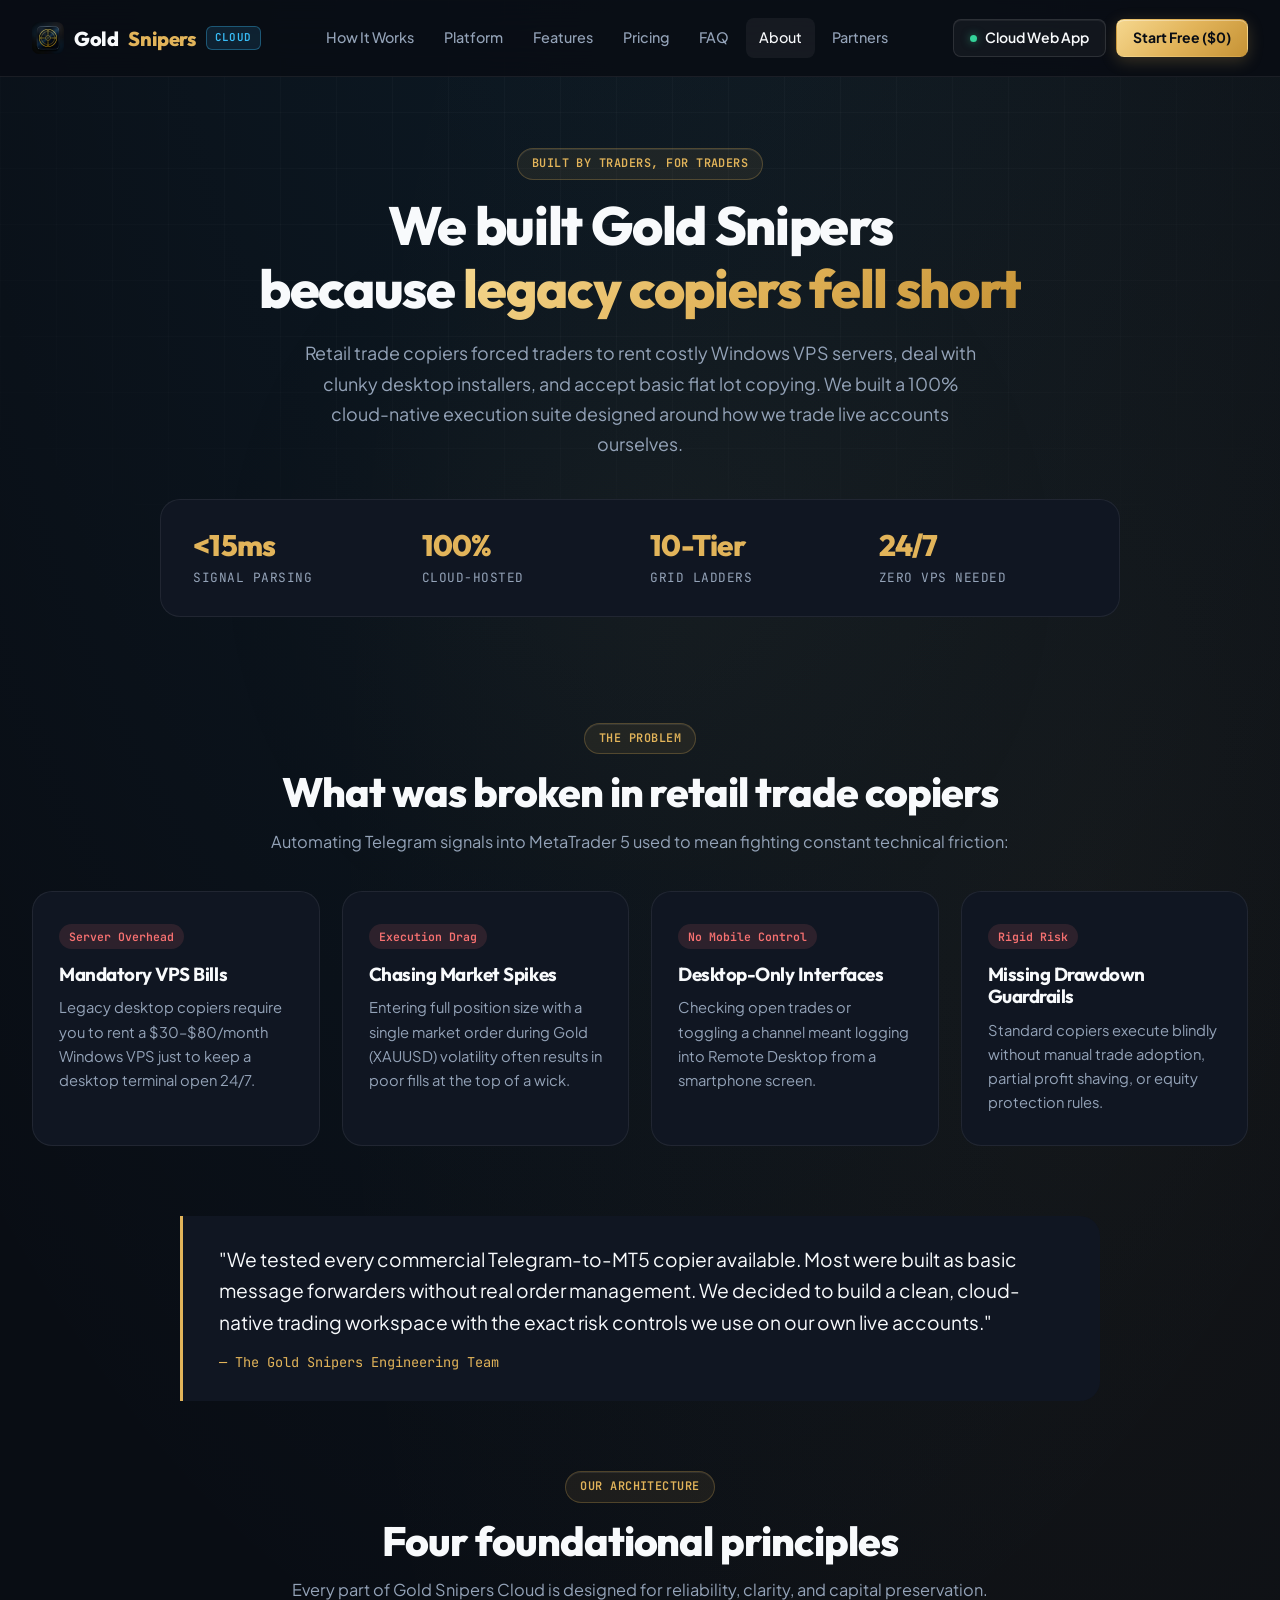
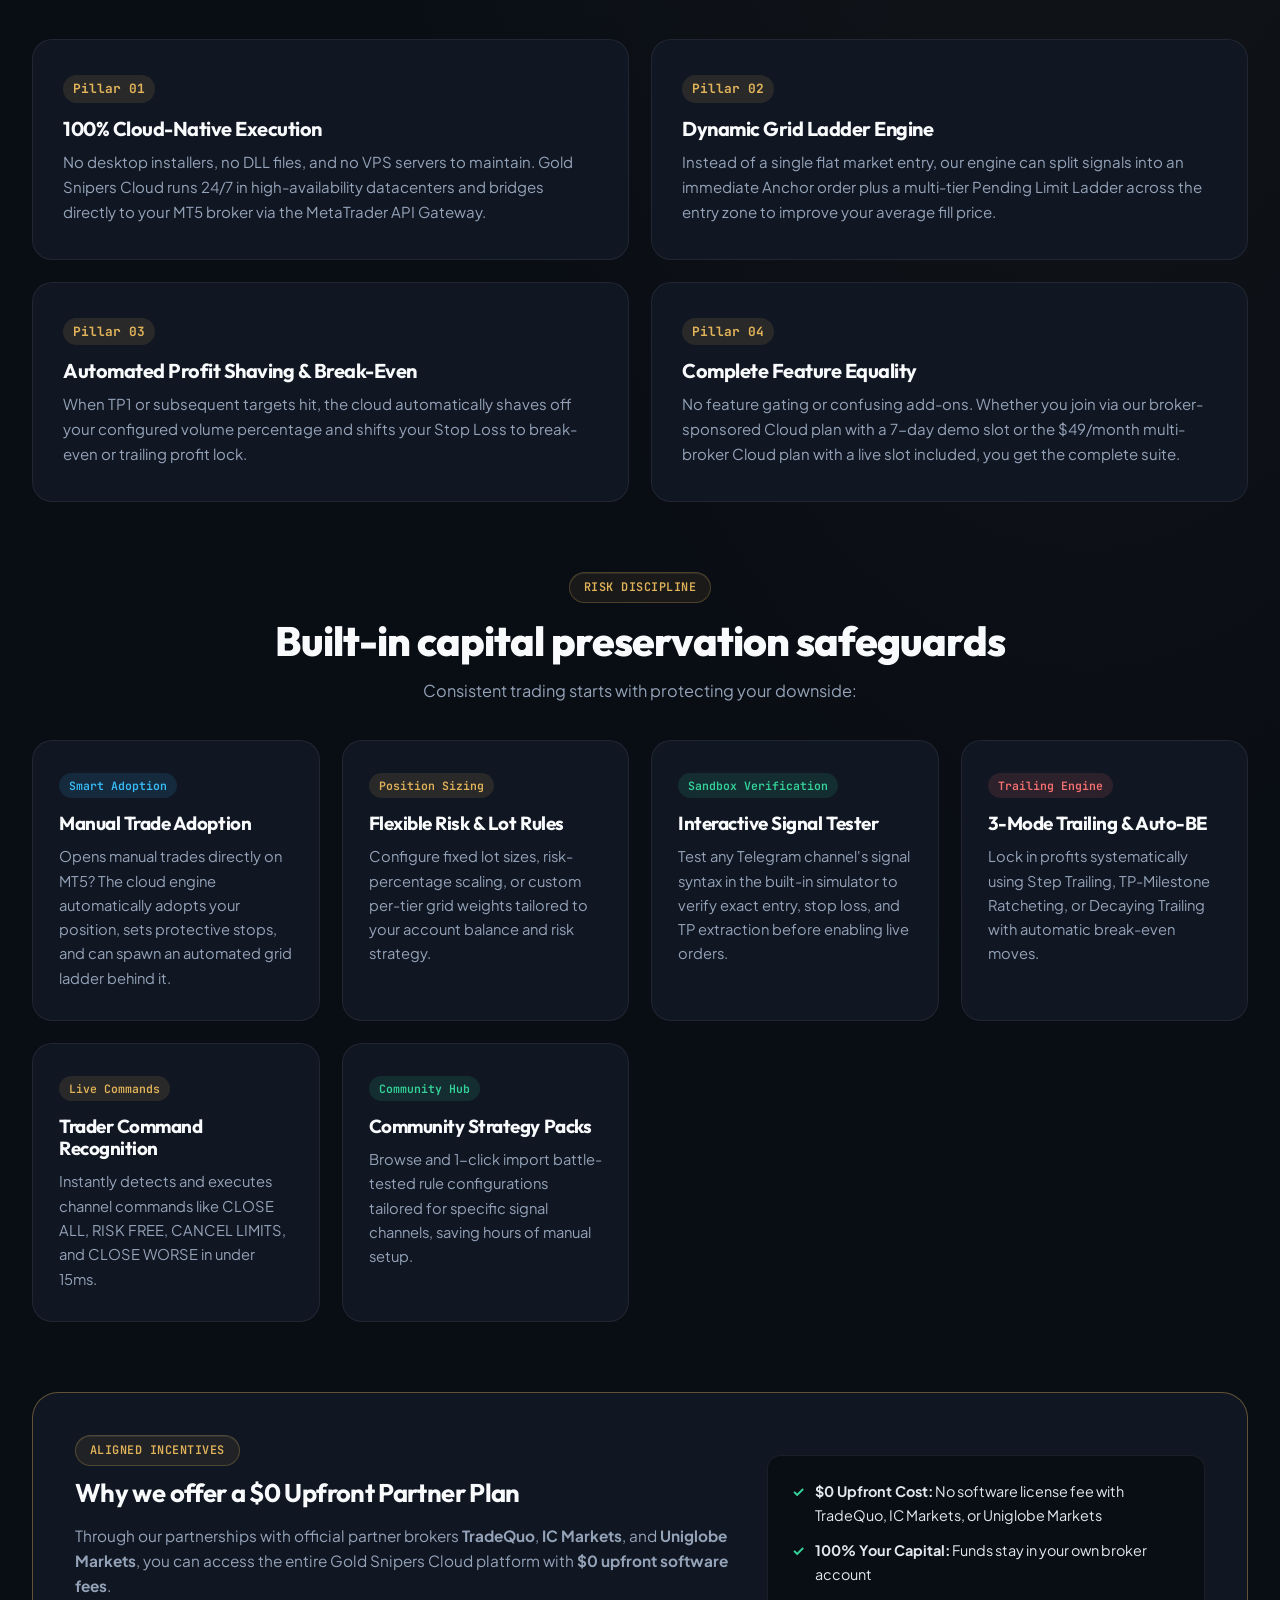
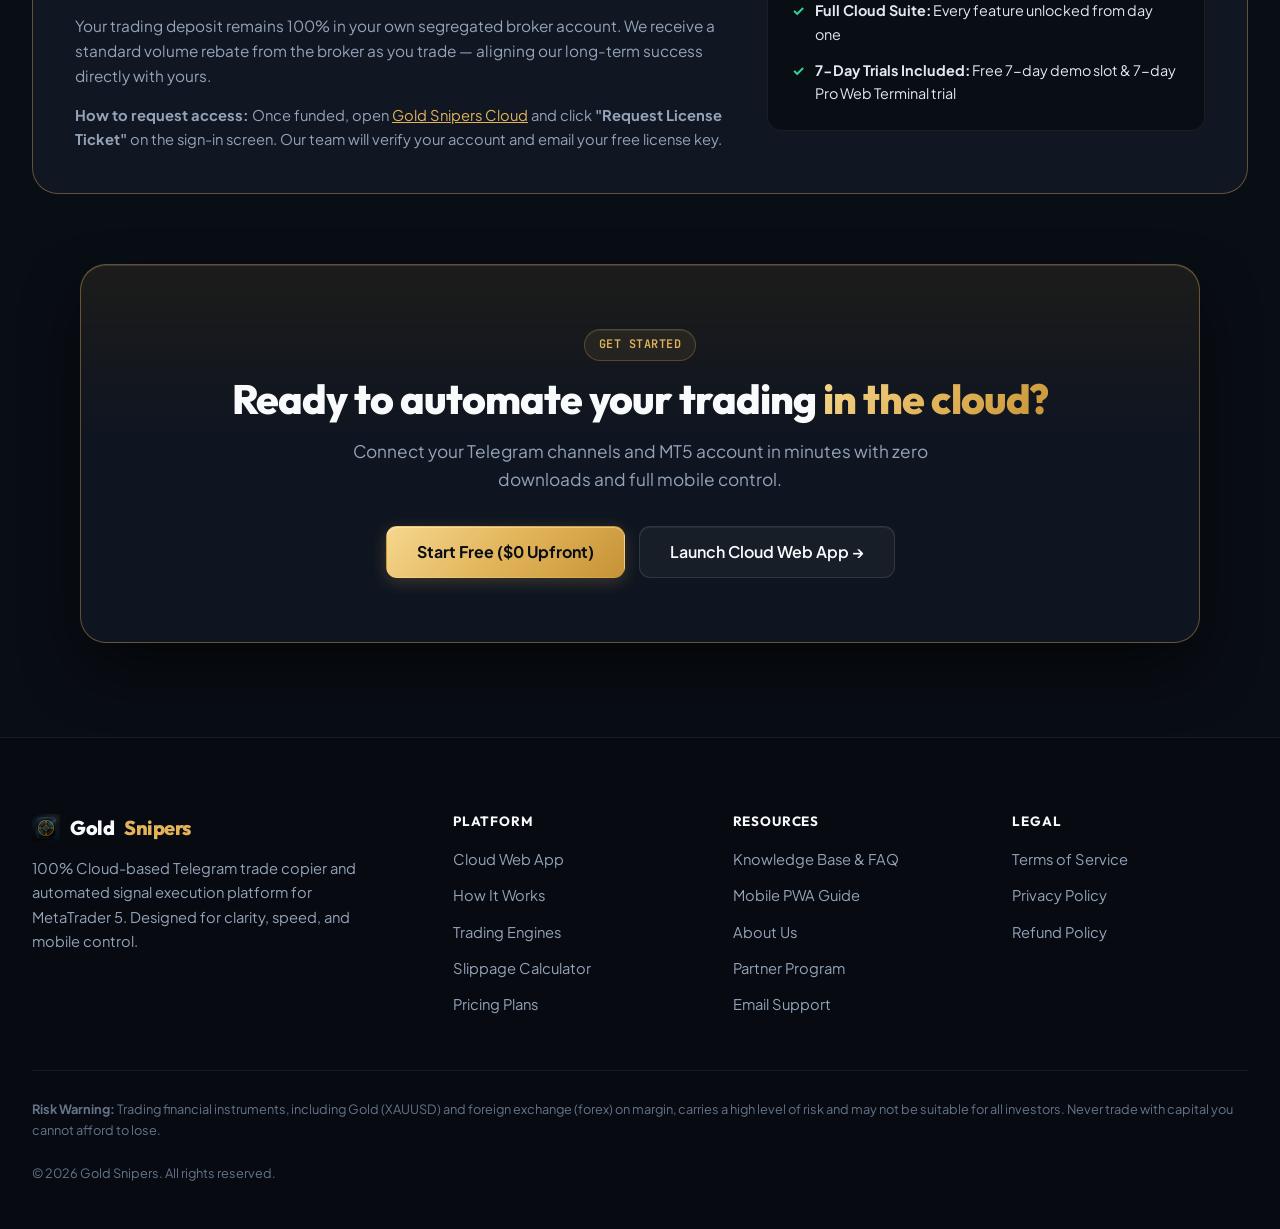
<file: about.html>
<!DOCTYPE html>
<html lang="en">
<head>
    <meta charset="UTF-8">
    <meta name="viewport" content="width=device-width, initial-scale=1.0">
    <title>About Us | Gold Snipers Cloud</title>
    <meta name="description" content="Discover how Gold Snipers engineered our 100% cloud-native MT5 trade copier — sub-15ms execution, dynamic grid ladders, manual trade adoption, and mobile PWA control. Built by traders, for traders.">
    <link rel="canonical" href="https://goldsnipersbot.com/about.html">
    <link rel="icon" href="favicon.ico" type="image/x-icon">
    <link rel="icon" type="image/png" sizes="192x192" href="icon-192x192.png">
    <link rel="icon" type="image/png" sizes="512x512" href="icon-512x512.png">
    <meta property="og:title" content="About Us | Gold Snipers Cloud">
    <meta property="og:description" content="Why Gold Snipers exists: fixing the retail trade copier market with 100% cloud execution, smart grid ladders, and complete feature equality.">
    <meta property="og:image" content="https://goldsnipersbot.com/dashboard.png">
    <meta property="og:url" content="https://goldsnipersbot.com/about.html">
    <meta property="og:type" content="website">

    <link rel="preconnect" href="https://fonts.googleapis.com">
    <link rel="preconnect" href="https://fonts.gstatic.com" crossorigin>
    <link href="https://fonts.googleapis.com/css2?family=Inter:wght@400;500;600;700&family=Outfit:wght@500;600;700;800&family=Plus+Jakarta+Sans:wght@400;500;600;700&family=JetBrains+Mono:wght@400;500;600&display=swap" rel="stylesheet">
    <link rel="stylesheet" href="style.css?v=401.0">

    <style>
        .about-stats-bar {
            display: grid;
            grid-template-columns: repeat(4, 1fr);
            gap: 20px;
            background: var(--bg-surface);
            border: 1px solid var(--border-subtle);
            border-radius: var(--radius-lg);
            padding: 28px 32px;
            max-width: 960px;
            margin: 40px auto 0;
            text-align: left;
        }
        .about-stat h3 {
            font-size: 1.85rem;
            font-weight: 800;
            color: var(--accent-gold);
            margin-bottom: 4px;
        }
        .about-stat p {
            font-size: 0.8rem;
            color: var(--text-muted);
            font-family: var(--font-mono);
            text-transform: uppercase;
            letter-spacing: 0.04em;
        }
        .about-grid {
            display: grid;
            grid-template-columns: repeat(auto-fit, minmax(260px, 1fr));
            gap: 22px;
        }
        .about-card {
            background: var(--bg-surface);
            border: 1px solid var(--border-subtle);
            border-radius: var(--radius-lg);
            padding: 30px 26px;
            transition: var(--transition-fast);
        }
        .about-card:hover {
            border-color: var(--border-default);
        }
        .about-card-badge {
            display: inline-block;
            font-family: var(--font-mono);
            font-size: 0.72rem;
            font-weight: 600;
            padding: 3px 10px;
            border-radius: 999px;
            background: var(--accent-red-soft);
            color: var(--accent-red);
            margin-bottom: 14px;
        }
        .about-card-badge.gold {
            background: var(--accent-gold-soft);
            color: var(--accent-gold);
        }
        .about-card-badge.cyan {
            background: var(--accent-cyan-soft);
            color: var(--accent-cyan);
        }
        .about-card-badge.green {
            background: var(--accent-green-soft);
            color: var(--accent-green);
        }
        .about-card h3 {
            font-size: 1.18rem;
            font-weight: 700;
            margin-bottom: 10px;
        }
        .about-card p {
            font-size: 0.92rem;
            color: var(--text-muted);
            line-height: 1.65;
        }
        .about-quote {
            border-left: 3px solid var(--accent-gold);
            padding: 28px 36px;
            background: var(--bg-surface);
            border-radius: 0 var(--radius-lg) var(--radius-lg) 0;
            max-width: 920px;
            margin: 0 auto;
        }
        .about-quote p {
            font-size: 1.2rem;
            color: var(--text-main);
            line-height: 1.65;
        }
        .about-quote cite {
            font-size: 0.85rem;
            color: var(--accent-gold);
            display: block;
            margin-top: 12px;
            font-style: normal;
            font-family: var(--font-mono);
        }
        .pillar-grid {
            display: grid;
            grid-template-columns: repeat(2, 1fr);
            gap: 22px;
        }
        .pillar-card {
            background: var(--bg-surface);
            border: 1px solid var(--border-subtle);
            border-radius: var(--radius-lg);
            padding: 34px 30px;
        }
        .pillar-num {
            font-family: var(--font-mono);
            font-size: 0.8rem;
            font-weight: 700;
            color: var(--accent-gold);
            background: var(--accent-gold-soft);
            display: inline-block;
            padding: 3px 10px;
            border-radius: 999px;
            margin-bottom: 14px;
        }
        .pillar-card h3 {
            font-size: 1.25rem;
            font-weight: 700;
            margin-bottom: 10px;
        }
        .pillar-card p {
            font-size: 0.94rem;
            color: var(--text-muted);
            line-height: 1.65;
        }
        .broker-callout {
            background: var(--bg-surface);
            border: 1px solid var(--border-gold);
            border-radius: var(--radius-xl);
            padding: 42px;
            display: grid;
            grid-template-columns: 1.2fr 0.8fr;
            gap: 36px;
            align-items: center;
        }
        .broker-callout h3 {
            font-size: 1.6rem;
            font-weight: 700;
            margin-bottom: 14px;
        }
        .broker-callout p {
            font-size: 0.96rem;
            color: var(--text-muted);
            line-height: 1.65;
            margin-bottom: 14px;
        }
        .broker-callout-checks {
            display: flex;
            flex-direction: column;
            gap: 12px;
            background: var(--bg-base);
            padding: 24px;
            border-radius: var(--radius-md);
            border: 1px solid var(--border-subtle);
        }
        .broker-callout-check {
            display: flex;
            align-items: flex-start;
            gap: 10px;
            font-size: 0.9rem;
            color: var(--text-secondary);
        }
        .broker-callout-check span.icon {
            color: var(--accent-green);
            font-weight: 700;
        }
        @media (max-width: 900px) {
            .about-stats-bar { grid-template-columns: repeat(2, 1fr); }
            .pillar-grid { grid-template-columns: 1fr; }
            .broker-callout { grid-template-columns: 1fr; padding: 28px; }
        }
    </style>

    <script type="application/ld+json">
    {
        "@context": "https://schema.org",
        "@type": "AboutPage",
        "name": "About Gold Snipers Cloud",
        "description": "The mission, architecture, and technology behind Gold Snipers Cloud — the 100% cloud-native MetaTrader 5 trade copier.",
        "url": "https://goldsnipersbot.com/about.html",
        "publisher": {
            "@type": "Organization",
            "name": "Gold Snipers",
            "url": "https://goldsnipersbot.com",
            "logo": "https://goldsnipersbot.com/logo-header.png"
        }
    }
    </script>
</head>
<body>
    <div class="bg-glow"></div>
    <div class="bg-glow-gold"></div>

    <!-- Header / Navigation -->
    <header>
        <div class="container">
            <nav>
                <a href="index.html" class="logo">
                    <img src="logo-header.png" alt="Gold Snipers Logo" width="30" height="30">
                    Gold<span>Snipers</span> <span class="logo-sub-tag">Cloud</span>
                </a>
                <ul class="nav-links">
                    <li><a href="index.html#how-it-works">How It Works</a></li>
                    <li><a href="index.html#showcase">Platform</a></li>
                    <li><a href="index.html#features">Features</a></li>
                    <li><a href="index.html#pricing">Pricing</a></li>
                    <li><a href="faq.html">FAQ</a></li>
                    <li><a href="about.html" class="active">About</a></li>
                    <li><a href="partners.html">Partners</a></li>
                </ul>
                <div class="nav-actions">
                    <a href="https://cloud.goldsnipersbot.com" class="btn btn-secondary btn-sm" target="_blank" rel="noopener noreferrer">
                        <span class="status-dot"></span>
                        <span>Cloud Web App</span>
                    </a>
                    <a href="index.html#pricing" class="btn btn-primary btn-sm">Start Free ($0)</a>
                </div>
                <button class="menu-toggle" type="button" aria-label="Toggle navigation">
                    <span></span>
                    <span></span>
                    <span></span>
                </button>
            </nav>
        </div>
    </header>

    <main>
        <!-- Hero Section -->
        <section class="page-hero">
            <div class="container">
                <div class="section-eyebrow">Built by Traders, for Traders</div>
                <h1>We built Gold Snipers<br>because <span class="gold-text">legacy copiers fell short</span></h1>
                <p class="subtitle">
                    Retail trade copiers forced traders to rent costly Windows VPS servers, deal with clunky desktop installers, and accept basic flat lot copying. We built a 100% cloud-native execution suite designed around how we trade live accounts ourselves.
                </p>

                <div class="about-stats-bar">
                    <div class="about-stat">
                        <h3>&lt;15ms</h3>
                        <p>Signal Parsing</p>
                    </div>
                    <div class="about-stat">
                        <h3>100%</h3>
                        <p>Cloud-Hosted</p>
                    </div>
                    <div class="about-stat">
                        <h3>10-Tier</h3>
                        <p>Grid Ladders</p>
                    </div>
                    <div class="about-stat">
                        <h3>24/7</h3>
                        <p>Zero VPS Needed</p>
                    </div>
                </div>
            </div>
        </section>

        <!-- The Problem We Solved -->
        <section class="section-padding">
            <div class="container">
                <div class="section-header text-center">
                    <div class="section-eyebrow">The Problem</div>
                    <h2>What was broken in retail trade copiers</h2>
                    <p>Automating Telegram signals into MetaTrader 5 used to mean fighting constant technical friction:</p>
                </div>

                <div class="about-grid">
                    <div class="about-card">
                        <span class="about-card-badge">Server Overhead</span>
                        <h3>Mandatory VPS Bills</h3>
                        <p>Legacy desktop copiers require you to rent a $30–$80/month Windows VPS just to keep a desktop terminal open 24/7.</p>
                    </div>
                    <div class="about-card">
                        <span class="about-card-badge">Execution Drag</span>
                        <h3>Chasing Market Spikes</h3>
                        <p>Entering full position size with a single market order during Gold (XAUUSD) volatility often results in poor fills at the top of a wick.</p>
                    </div>
                    <div class="about-card">
                        <span class="about-card-badge">No Mobile Control</span>
                        <h3>Desktop-Only Interfaces</h3>
                        <p>Checking open trades or toggling a channel meant logging into Remote Desktop from a smartphone screen.</p>
                    </div>
                    <div class="about-card">
                        <span class="about-card-badge">Rigid Risk</span>
                        <h3>Missing Drawdown Guardrails</h3>
                        <p>Standard copiers execute blindly without manual trade adoption, partial profit shaving, or equity protection rules.</p>
                    </div>
                </div>
            </div>
        </section>

        <!-- Quote -->
        <section style="padding: 16px 0;">
            <div class="container">
                <div class="about-quote">
                    <p>"We tested every commercial Telegram-to-MT5 copier available. Most were built as basic message forwarders without real order management. We decided to build a clean, cloud-native trading workspace with the exact risk controls we use on our own live accounts."</p>
                    <cite>— The Gold Snipers Engineering Team</cite>
                </div>
            </div>
        </section>

        <!-- 4 Core Architectural Pillars -->
        <section class="section-padding">
            <div class="container">
                <div class="section-header text-center">
                    <div class="section-eyebrow">Our Architecture</div>
                    <h2>Four foundational principles</h2>
                    <p>Every part of Gold Snipers Cloud is designed for reliability, clarity, and capital preservation.</p>
                </div>

                <div class="pillar-grid">
                    <div class="pillar-card">
                        <div class="pillar-num">Pillar 01</div>
                        <h3>100% Cloud-Native Execution</h3>
                        <p>No desktop installers, no DLL files, and no VPS servers to maintain. Gold Snipers Cloud runs 24/7 in high-availability datacenters and bridges directly to your MT5 broker via the MetaTrader API Gateway.</p>
                    </div>
                    <div class="pillar-card">
                        <div class="pillar-num">Pillar 02</div>
                        <h3>Dynamic Grid Ladder Engine</h3>
                        <p>Instead of a single flat market entry, our engine can split signals into an immediate Anchor order plus a multi-tier Pending Limit Ladder across the entry zone to improve your average fill price.</p>
                    </div>
                    <div class="pillar-card">
                        <div class="pillar-num">Pillar 03</div>
                        <h3>Automated Profit Shaving &amp; Break-Even</h3>
                        <p>When TP1 or subsequent targets hit, the cloud automatically shaves off your configured volume percentage and shifts your Stop Loss to break-even or trailing profit lock.</p>
                    </div>
                    <div class="pillar-card">
                        <div class="pillar-num">Pillar 04</div>
                        <h3>Complete Feature Equality</h3>
                        <p>No feature gating or confusing add-ons. Whether you join via our broker-sponsored Cloud plan with a 7-day demo slot or the $49/month multi-broker Cloud plan with a live slot included, you get the complete suite.</p>
                    </div>
                </div>
            </div>
        </section>

        <!-- Capital Preservation -->
        <section class="section-padding" style="padding-top: 16px;">
            <div class="container">
                <div class="section-header text-center">
                    <div class="section-eyebrow">Risk Discipline</div>
                    <h2>Built-in capital preservation safeguards</h2>
                    <p>Consistent trading starts with protecting your downside:</p>
                </div>

                <div class="about-grid">
                    <div class="about-card">
                        <span class="about-card-badge cyan">Smart Adoption</span>
                        <h3>Manual Trade Adoption</h3>
                        <p>Opens manual trades directly on MT5? The cloud engine automatically adopts your position, sets protective stops, and can spawn an automated grid ladder behind it.</p>
                    </div>
                    <div class="about-card">
                        <span class="about-card-badge gold">Position Sizing</span>
                        <h3>Flexible Risk &amp; Lot Rules</h3>
                        <p>Configure fixed lot sizes, risk-percentage scaling, or custom per-tier grid weights tailored to your account balance and risk strategy.</p>
                    </div>
                    <div class="about-card">
                        <span class="about-card-badge green">Sandbox Verification</span>
                        <h3>Interactive Signal Tester</h3>
                        <p>Test any Telegram channel's signal syntax in the built-in simulator to verify exact entry, stop loss, and TP extraction before enabling live orders.</p>
                    </div>
                    <div class="about-card">
                        <span class="about-card-badge purple">Trailing Engine</span>
                        <h3>3-Mode Trailing &amp; Auto-BE</h3>
                        <p>Lock in profits systematically using Step Trailing, TP-Milestone Ratcheting, or Decaying Trailing with automatic break-even moves.</p>
                    </div>
                    <div class="about-card">
                        <span class="about-card-badge gold">Live Commands</span>
                        <h3>Trader Command Recognition</h3>
                        <p>Instantly detects and executes channel commands like CLOSE ALL, RISK FREE, CANCEL LIMITS, and CLOSE WORSE in under 15ms.</p>
                    </div>
                    <div class="about-card">
                        <span class="about-card-badge green">Community Hub</span>
                        <h3>Community Strategy Packs</h3>
                        <p>Browse and 1-click import battle-tested rule configurations tailored for specific signal channels, saving hours of manual setup.</p>
                    </div>
                </div>
            </div>
        </section>

        <!-- Broker Sponsorship Callout -->
        <section class="section-padding" style="padding-top: 16px;">
            <div class="container">
                <div class="broker-callout">
                    <div>
                        <div class="section-eyebrow" style="margin-bottom: 12px;">Aligned Incentives</div>
                        <h3>Why we offer a $0 Upfront Partner Plan</h3>
                        <p>Through our partnerships with official partner brokers <strong>TradeQuo</strong>, <strong>IC Markets</strong>, and <strong>Uniglobe Markets</strong>, you can access the entire Gold Snipers Cloud platform with <strong>$0 upfront software fees</strong>.</p>
                        <p style="margin-bottom: 0;">Your trading deposit remains 100% in your own segregated broker account. We receive a standard volume rebate from the broker as you trade — aligning our long-term success directly with yours.</p>
                        <p style="margin-top: 14px; margin-bottom: 0; font-size: 0.92em; color: var(--text-muted);"><strong>How to request access:</strong> Once funded, open <a href="https://cloud.goldsnipersbot.com" target="_blank" rel="noopener noreferrer" style="color: var(--accent-gold); text-decoration: underline;">Gold Snipers Cloud</a> and click <strong>"Request License Ticket"</strong> on the sign-in screen. Our team will verify your account and email your free license key.</p>
                    </div>
                    <div class="broker-callout-checks">
                        <div class="broker-callout-check">
                            <span class="icon">✓</span>
                            <span><strong>$0 Upfront Cost:</strong> No software license fee with TradeQuo, IC Markets, or Uniglobe Markets</span>
                        </div>
                        <div class="broker-callout-check">
                            <span class="icon">✓</span>
                            <span><strong>100% Your Capital:</strong> Funds stay in your own broker account</span>
                        </div>
                        <div class="broker-callout-check">
                            <span class="icon">✓</span>
                            <span><strong>Full Cloud Suite:</strong> Every feature unlocked from day one</span>
                        </div>
                        <div class="broker-callout-check">
                            <span class="icon">✓</span>
                            <span><strong>7-Day Trials Included:</strong> Free 7-day demo slot &amp; 7-day Pro Web Terminal trial</span>
                        </div>
                    </div>
                </div>
            </div>
        </section>

        <!-- Bottom CTA -->
        <section class="section-padding" style="padding-top: 16px;">
            <div class="container">
                <div class="bottom-cta-box text-center">
                    <div class="section-eyebrow">Get Started</div>
                    <h2>Ready to automate your trading <span class="gold-text">in the cloud?</span></h2>
                    <p>Connect your Telegram channels and MT5 account in minutes with zero downloads and full mobile control.</p>
                    <div class="bottom-cta-actions">
                        <a href="index.html#pricing" class="btn btn-primary btn-lg">Start Free ($0 Upfront)</a>
                        <a href="https://cloud.goldsnipersbot.com" class="btn btn-secondary btn-lg" target="_blank" rel="noopener noreferrer">Launch Cloud Web App &rarr;</a>
                    </div>
                </div>
            </div>
        </section>
    </main>

    <!-- Footer -->
    <footer>
        <div class="container">
            <div class="footer-grid">
                <div class="footer-brand">
                    <a href="index.html" class="footer-logo">
                        <h2><img src="logo-header.png" alt="Gold Snipers Logo" width="28" height="28"> Gold<span>Snipers</span></h2>
                    </a>
                    <p>100% Cloud-based Telegram trade copier and automated signal execution platform for MetaTrader 5. Designed for clarity, speed, and mobile control.</p>
                </div>
                <div class="footer-links">
                    <h4>Platform</h4>
                    <ul>
                        <li><a href="https://cloud.goldsnipersbot.com" target="_blank" rel="noopener noreferrer">Cloud Web App</a></li>
                        <li><a href="index.html#how-it-works">How It Works</a></li>
                        <li><a href="index.html#features">Trading Engines</a></li>
                        <li><a href="index.html#calculator">Slippage Calculator</a></li>
                        <li><a href="index.html#pricing">Pricing Plans</a></li>
                    </ul>
                </div>
                <div class="footer-links">
                    <h4>Resources</h4>
                    <ul>
                        <li><a href="faq.html">Knowledge Base &amp; FAQ</a></li>
                        <li><a href="download.html">Mobile PWA Guide</a></li>
                        <li><a href="about.html">About Us</a></li>
                        <li><a href="partners.html">Partner Program</a></li>
                        <li><a href="mailto:support@goldsnipersbot.com">Email Support</a></li>
                    </ul>
                </div>
                <div class="footer-links">
                    <h4>Legal</h4>
                    <ul>
                        <li><a href="terms.html">Terms of Service</a></li>
                        <li><a href="privacy.html">Privacy Policy</a></li>
                        <li><a href="refund.html">Refund Policy</a></li>
                    </ul>
                </div>
            </div>
            <div class="footer-disclaimer">
                <strong>Risk Warning:</strong> Trading financial instruments, including Gold (XAUUSD) and foreign exchange (forex) on margin, carries a high level of risk and may not be suitable for all investors. Never trade with capital you cannot afford to lose.
                <br><br>
                &copy; 2026 Gold Snipers. All rights reserved.
            </div>
        </div>
    </footer>

    <script src="script.js?v=400.0"></script>
</body>
</html>
</file>
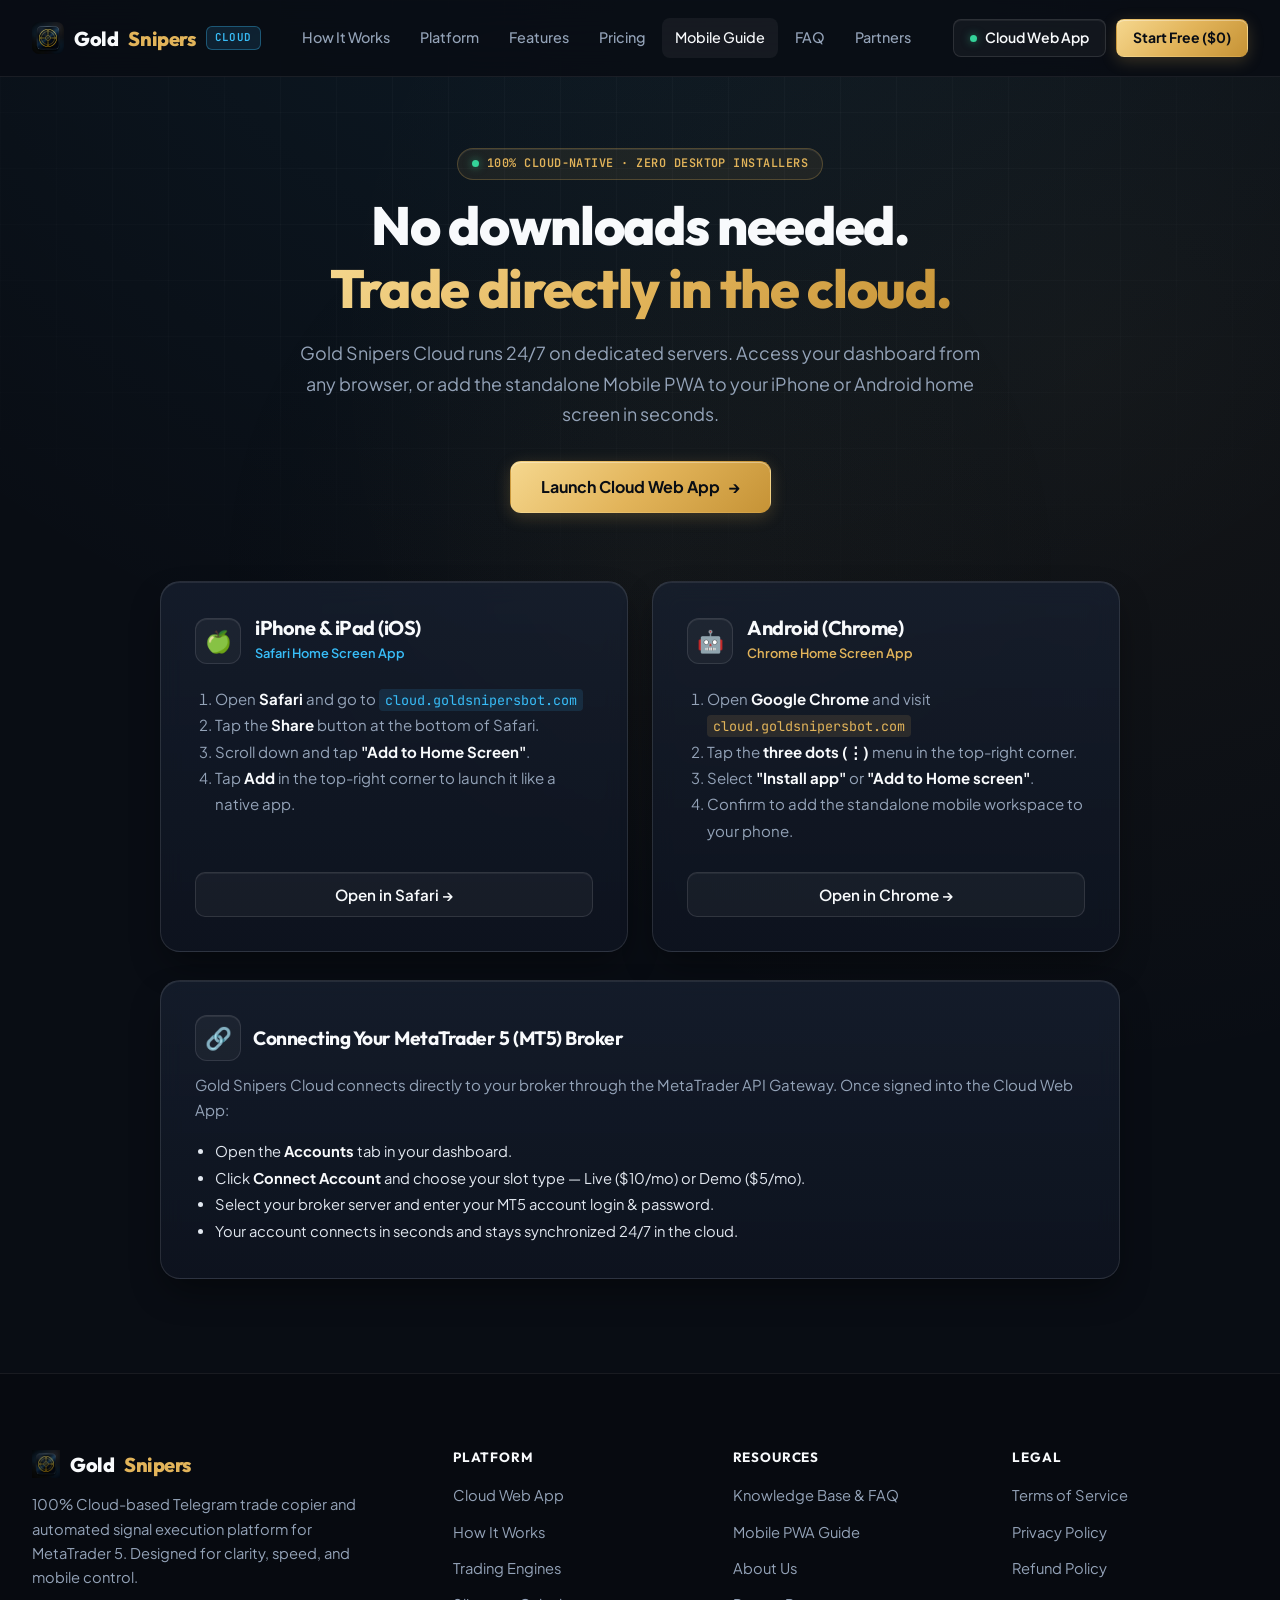
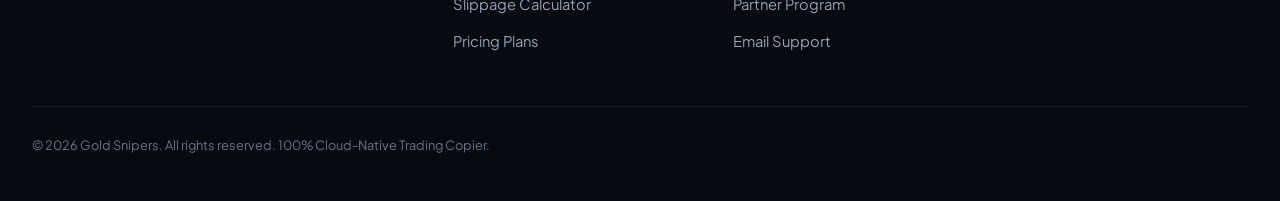
<file: download.html>
<!DOCTYPE html>
<html lang="en">
<head>
    <meta charset="UTF-8">
    <meta name="viewport" content="width=device-width, initial-scale=1.0">
    <title>Cloud App Access &amp; Mobile Guide | Gold Snipers Cloud</title>
    <meta name="description" content="Access Gold Snipers Cloud on any device. 100% Cloud-based trade copier — zero downloads required. Follow our quick guide to install the Mobile PWA on iPhone and Android.">
    <link rel="canonical" href="https://goldsnipersbot.com/download.html">
    <link rel="icon" href="favicon.ico" type="image/x-icon">
    <link rel="icon" type="image/png" sizes="192x192" href="icon-192x192.png">
    <link rel="icon" type="image/png" sizes="512x512" href="icon-512x512.png">
    <link rel="apple-touch-icon" sizes="180x180" href="apple-touch-icon.png">

    <!-- Open Graph -->
    <meta property="og:title" content="Cloud App Access &amp; Mobile Guide | Gold Snipers Cloud">
    <meta property="og:description" content="100% Cloud-based trade copier. Zero downloads required. Access from web or install the Mobile PWA on iPhone &amp; Android.">
    <meta property="og:image" content="https://goldsnipersbot.com/dashboard.png">
    <meta property="og:url" content="https://goldsnipersbot.com/download.html">
    <meta property="og:type" content="website">

    <!-- Fonts -->
    <link rel="preconnect" href="https://fonts.googleapis.com">
    <link rel="preconnect" href="https://fonts.gstatic.com" crossorigin>
    <link href="https://fonts.googleapis.com/css2?family=Inter:wght@400;500;600;700&family=Outfit:wght@500;600;700;800&family=Plus+Jakarta+Sans:wght@400;500;600;700&family=JetBrains+Mono:wght@400;500;600&display=swap" rel="stylesheet">

    <link rel="stylesheet" href="style.css?v=401.0">
</head>
<body>
    <div class="bg-glow"></div>
    <div class="bg-glow-gold"></div>

    <!-- Header / Navigation -->
    <header>
        <div class="container">
            <nav>
                <a href="index.html" class="logo">
                    <img src="logo-header.png" alt="Gold Snipers Logo" width="30" height="30">
                    Gold<span>Snipers</span> <span class="logo-sub-tag">Cloud</span>
                </a>
                <ul class="nav-links">
                    <li><a href="index.html#how-it-works">How It Works</a></li>
                    <li><a href="index.html#showcase">Platform</a></li>
                    <li><a href="index.html#features">Features</a></li>
                    <li><a href="index.html#pricing">Pricing</a></li>
                    <li><a href="download.html" class="active">Mobile Guide</a></li>
                    <li><a href="faq.html">FAQ</a></li>
                    <li><a href="partners.html">Partners</a></li>
                </ul>
                <div class="nav-actions">
                    <a href="https://cloud.goldsnipersbot.com" class="btn btn-secondary btn-sm" target="_blank" rel="noopener noreferrer">
                        <span class="status-dot"></span>
                        <span>Cloud Web App</span>
                    </a>
                    <a href="index.html#pricing" class="btn btn-primary btn-sm">Start Free ($0)</a>
                </div>
                <button class="menu-toggle" type="button" aria-label="Toggle navigation">
                    <span></span>
                    <span></span>
                    <span></span>
                </button>
            </nav>
        </div>
    </header>

    <main>
        <section class="page-hero">
            <div class="container">
                <div class="section-eyebrow">
                    <span class="status-dot"></span>
                    <span>100% Cloud-Native · Zero Desktop Installers</span>
                </div>
                <h1>No downloads needed.<br><span class="gold-text">Trade directly in the cloud.</span></h1>
                <p class="subtitle" style="margin-bottom: 32px;">
                    Gold Snipers Cloud runs 24/7 on dedicated servers. Access your dashboard from any browser, or add the standalone Mobile PWA to your iPhone or Android home screen in seconds.
                </p>
                <div>
                    <a href="https://cloud.goldsnipersbot.com" class="btn btn-primary btn-lg" target="_blank" rel="noopener noreferrer">
                        <span>Launch Cloud Web App</span>
                        <span class="btn-arrow">&rarr;</span>
                    </a>
                </div>
            </div>
        </section>

        <section class="section-padding" style="padding-top: 16px;">
            <div class="container">
                <div style="display: grid; grid-template-columns: repeat(auto-fit, minmax(320px, 1fr)); gap: 24px; max-width: 960px; margin: 0 auto;">
                    <!-- iPhone Setup Card -->
                    <div class="surface-card" style="padding: 34px; display: flex; flex-direction: column;">
                        <div style="display: flex; align-items: center; gap: 14px; margin-bottom: 20px;">
                            <div class="bento-icon">🍏</div>
                            <div>
                                <h3 style="font-size: 1.25rem; font-weight: 700; margin: 0;">iPhone &amp; iPad (iOS)</h3>
                                <span style="font-size: 0.8rem; color: var(--accent-cyan); font-weight: 600;">Safari Home Screen App</span>
                            </div>
                        </div>
                        <ol style="color: var(--text-muted); font-size: 0.94rem; line-height: 1.75; padding-left: 20px; margin-bottom: 28px; flex-grow: 1;">
                            <li>Open <strong style="color: var(--text-main);">Safari</strong> and go to <code style="color: var(--accent-cyan); background: var(--accent-cyan-soft); padding: 2px 6px; border-radius: 4px; font-family: var(--font-mono); font-size: 0.84rem;">cloud.goldsnipersbot.com</code></li>
                            <li>Tap the <strong style="color: var(--text-main);">Share</strong> button at the bottom of Safari.</li>
                            <li>Scroll down and tap <strong style="color: var(--text-main);">"Add to Home Screen"</strong>.</li>
                            <li>Tap <strong style="color: var(--text-main);">Add</strong> in the top-right corner to launch it like a native app.</li>
                        </ol>
                        <a href="https://cloud.goldsnipersbot.com" target="_blank" rel="noopener noreferrer" class="btn btn-secondary btn-block">Open in Safari &rarr;</a>
                    </div>

                    <!-- Android Setup Card -->
                    <div class="surface-card" style="padding: 34px; display: flex; flex-direction: column;">
                        <div style="display: flex; align-items: center; gap: 14px; margin-bottom: 20px;">
                            <div class="bento-icon">🤖</div>
                            <div>
                                <h3 style="font-size: 1.25rem; font-weight: 700; margin: 0;">Android (Chrome)</h3>
                                <span style="font-size: 0.8rem; color: var(--accent-gold); font-weight: 600;">Chrome Home Screen App</span>
                            </div>
                        </div>
                        <ol style="color: var(--text-muted); font-size: 0.94rem; line-height: 1.75; padding-left: 20px; margin-bottom: 28px; flex-grow: 1;">
                            <li>Open <strong style="color: var(--text-main);">Google Chrome</strong> and visit <code style="color: var(--accent-gold); background: var(--accent-gold-soft); padding: 2px 6px; border-radius: 4px; font-family: var(--font-mono); font-size: 0.84rem;">cloud.goldsnipersbot.com</code></li>
                            <li>Tap the <strong style="color: var(--text-main);">three dots (⋮)</strong> menu in the top-right corner.</li>
                            <li>Select <strong style="color: var(--text-main);">"Install app"</strong> or <strong style="color: var(--text-main);">"Add to Home screen"</strong>.</li>
                            <li>Confirm to add the standalone mobile workspace to your phone.</li>
                        </ol>
                        <a href="https://cloud.goldsnipersbot.com" target="_blank" rel="noopener noreferrer" class="btn btn-secondary btn-block">Open in Chrome &rarr;</a>
                    </div>
                </div>

                <!-- MetaTrader API Gateway Connection Steps -->
                <div class="surface-card" style="max-width: 960px; margin: 28px auto 0; padding: 34px;">
                    <div style="display: flex; align-items: center; gap: 12px; margin-bottom: 12px;">
                        <div class="bento-icon">🔗</div>
                        <h3 style="font-size: 1.2rem; font-weight: 700; margin: 0;">Connecting Your MetaTrader 5 (MT5) Broker</h3>
                    </div>
                    <p style="font-size: 0.94rem; color: var(--text-muted); line-height: 1.65; margin-bottom: 16px;">
                        Gold Snipers Cloud connects directly to your broker through the MetaTrader API Gateway. Once signed into the Cloud Web App:
                    </p>
                    <ul style="color: var(--text-secondary); font-size: 0.92rem; line-height: 1.8; padding-left: 20px;">
                        <li>Open the <strong style="color: var(--text-main);">Accounts</strong> tab in your dashboard.</li>
                        <li>Click <strong style="color: var(--text-main);">Connect Account</strong> and choose your slot type &mdash; Live ($10/mo) or Demo ($5/mo).</li>
                        <li>Select your broker server and enter your MT5 account login &amp; password.</li>
                        <li>Your account connects in seconds and stays synchronized 24/7 in the cloud.</li>
                    </ul>
                </div>
            </div>
        </section>
    </main>

    <!-- Footer -->
    <footer>
        <div class="container">
            <div class="footer-grid">
                <div class="footer-brand">
                    <a href="index.html" class="footer-logo">
                        <h2><img src="logo-header.png" alt="Gold Snipers Logo" width="28" height="28"> Gold<span>Snipers</span></h2>
                    </a>
                    <p>100% Cloud-based Telegram trade copier and automated signal execution platform for MetaTrader 5. Designed for clarity, speed, and mobile control.</p>
                </div>
                <div class="footer-links">
                    <h4>Platform</h4>
                    <ul>
                        <li><a href="https://cloud.goldsnipersbot.com" target="_blank" rel="noopener noreferrer">Cloud Web App</a></li>
                        <li><a href="index.html#how-it-works">How It Works</a></li>
                        <li><a href="index.html#features">Trading Engines</a></li>
                        <li><a href="index.html#calculator">Slippage Calculator</a></li>
                        <li><a href="index.html#pricing">Pricing Plans</a></li>
                    </ul>
                </div>
                <div class="footer-links">
                    <h4>Resources</h4>
                    <ul>
                        <li><a href="faq.html">Knowledge Base &amp; FAQ</a></li>
                        <li><a href="download.html">Mobile PWA Guide</a></li>
                        <li><a href="about.html">About Us</a></li>
                        <li><a href="partners.html">Partner Program</a></li>
                        <li><a href="mailto:support@goldsnipersbot.com">Email Support</a></li>
                    </ul>
                </div>
                <div class="footer-links">
                    <h4>Legal</h4>
                    <ul>
                        <li><a href="terms.html">Terms of Service</a></li>
                        <li><a href="privacy.html">Privacy Policy</a></li>
                        <li><a href="refund.html">Refund Policy</a></li>
                    </ul>
                </div>
            </div>
            <div class="footer-disclaimer">
                &copy; 2026 Gold Snipers. All rights reserved. 100% Cloud-Native Trading Copier.
            </div>
        </div>
    </footer>

    <script src="script.js?v=400.0"></script>
</body>
</html>
</file>
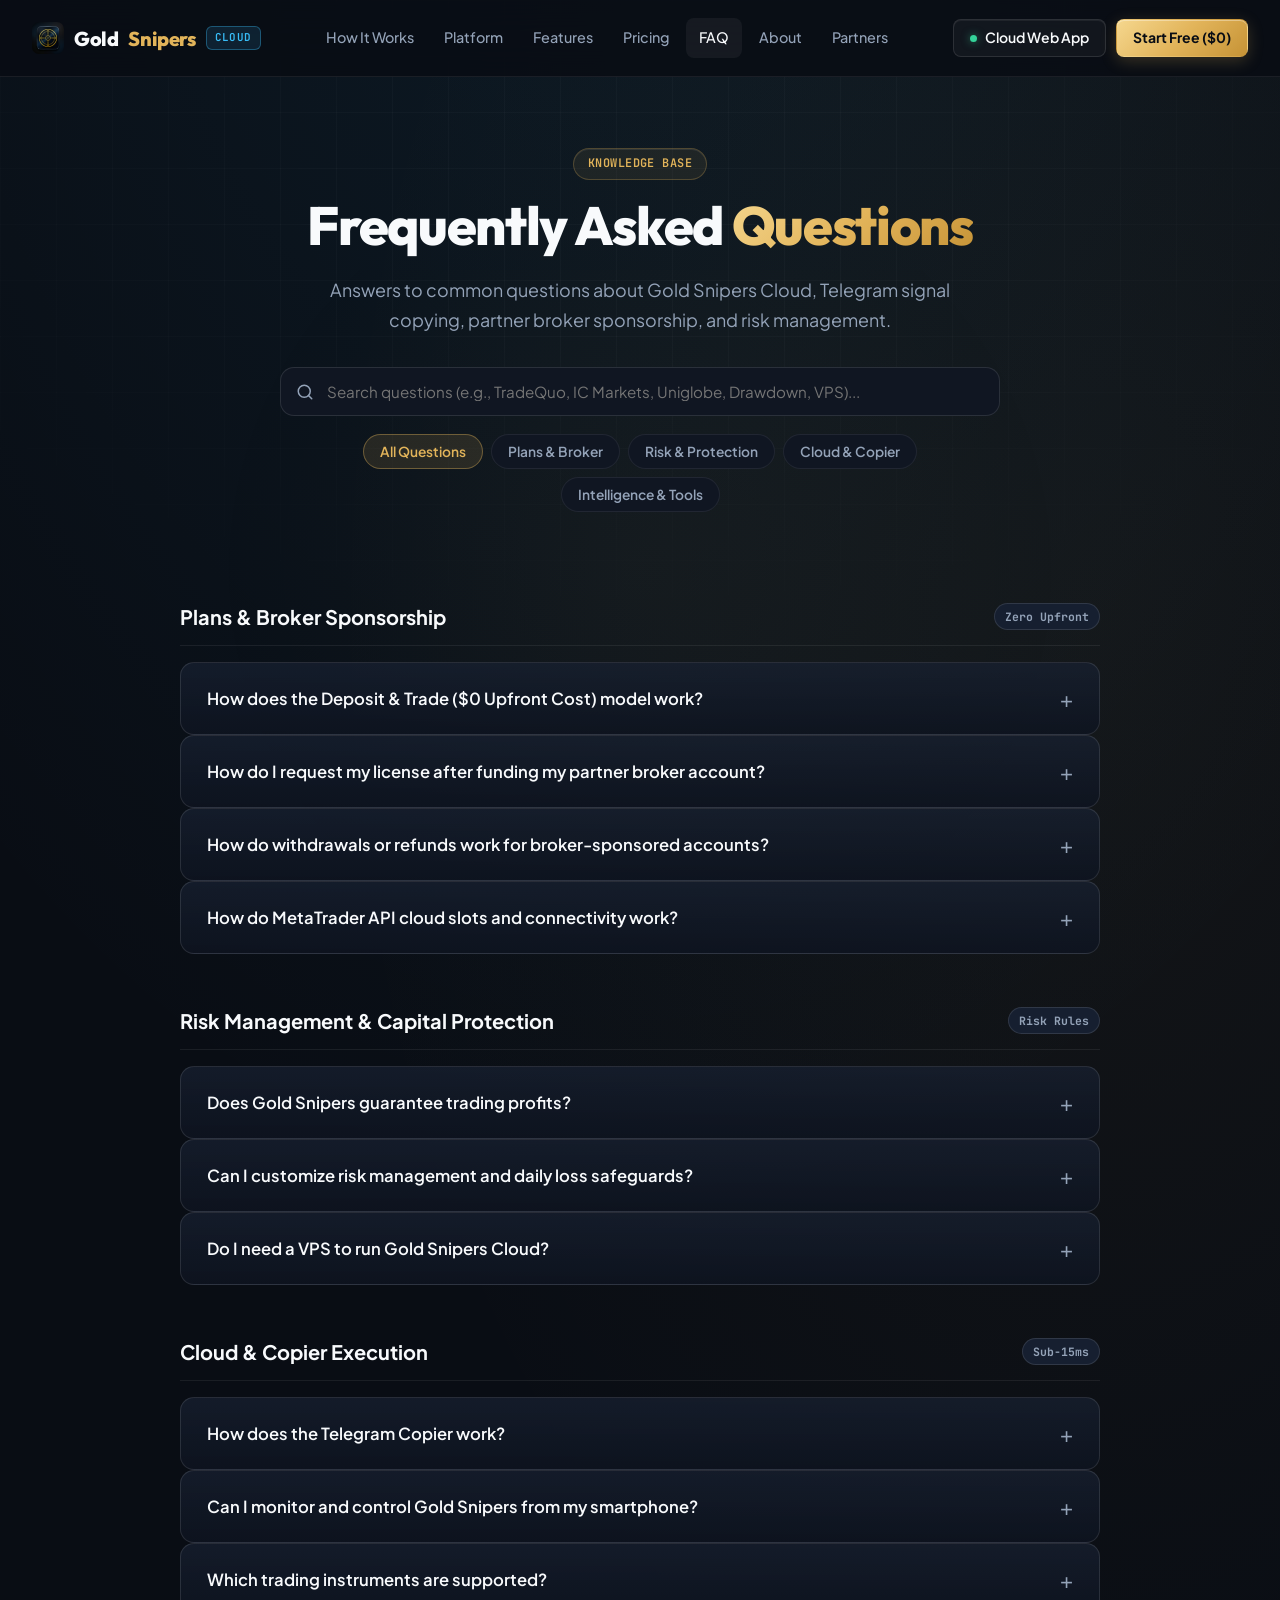
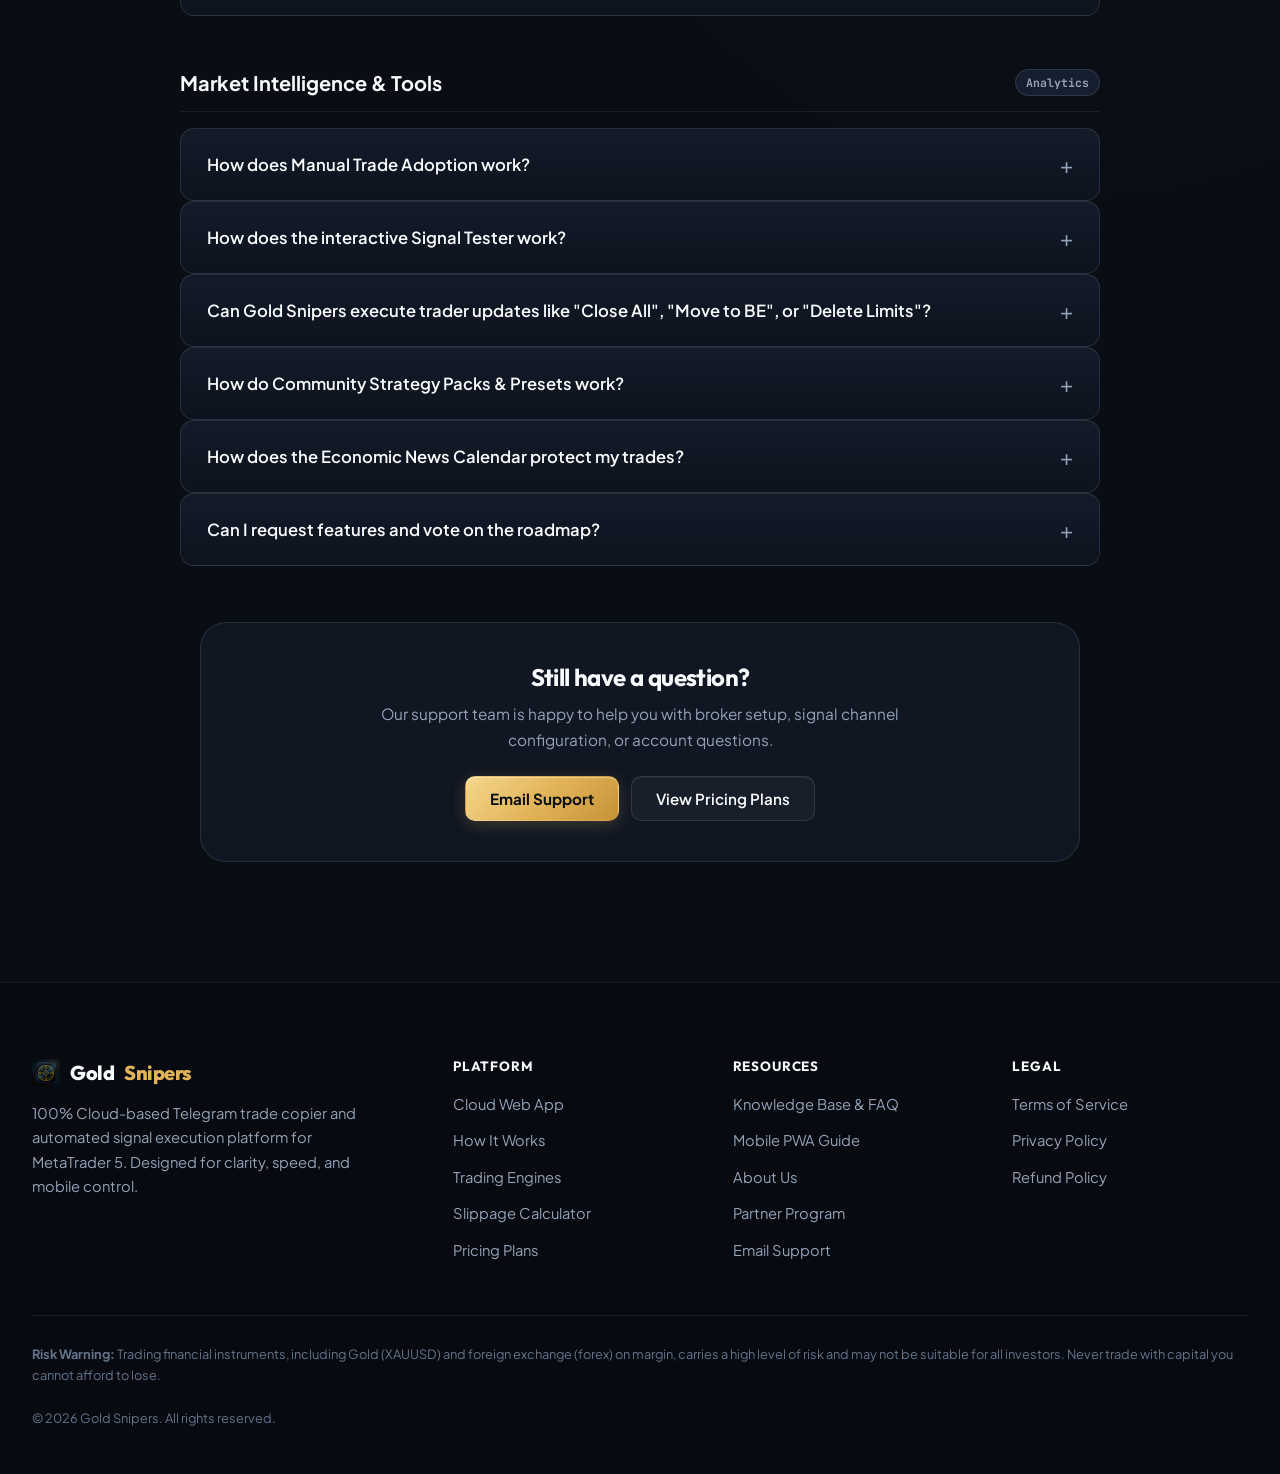
<file: faq.html>
<!DOCTYPE html>
<html lang="en">
<head>
    <meta charset="UTF-8">
    <meta name="viewport" content="width=device-width, initial-scale=1.0">
    <title>Frequently Asked Questions | Gold Snipers Cloud</title>
    <meta name="description" content="Find answers to all frequently asked questions about Gold Snipers Cloud Copier, MetaTrader 5 automation, TradeQuo zero-upfront sponsorship, and capital protection safeguards.">
    <link rel="canonical" href="https://goldsnipersbot.com/faq.html">
    <link rel="icon" href="favicon.ico" type="image/x-icon">
    <link rel="icon" type="image/png" sizes="192x192" href="icon-192x192.png">
    <link rel="icon" type="image/png" sizes="512x512" href="icon-512x512.png">
    <link rel="apple-touch-icon" sizes="180x180" href="apple-touch-icon.png">

    <!-- Open Graph -->
    <meta property="og:title" content="Frequently Asked Questions | Gold Snipers Cloud">
    <meta property="og:description" content="Common questions and answers regarding Gold Snipers Cloud, Telegram copier bridge, broker sponsorship, and capital risk management.">
    <meta property="og:image" content="https://goldsnipersbot.com/dashboard.png">
    <meta property="og:url" content="https://goldsnipersbot.com/faq.html">
    <meta property="og:type" content="website">

    <!-- Fonts -->
    <link rel="preconnect" href="https://fonts.googleapis.com">
    <link rel="preconnect" href="https://fonts.gstatic.com" crossorigin>
    <link href="https://fonts.googleapis.com/css2?family=Inter:wght@400;500;600;700&family=Outfit:wght@500;600;700;800&family=Plus+Jakarta+Sans:wght@400;500;600;700&family=JetBrains+Mono:wght@400;500;600&display=swap" rel="stylesheet">

    <link rel="stylesheet" href="style.css?v=401.0">
    <style>
        .faq-filter-controls {
            max-width: 720px;
            margin: 32px auto 0;
        }
        .faq-search-box {
            position: relative;
            margin-bottom: 18px;
        }
        .faq-search-box input {
            width: 100%;
            padding: 14px 18px 14px 46px;
            background: var(--bg-surface);
            border: 1px solid var(--border-default);
            border-radius: var(--radius-md);
            color: var(--text-main);
            font-size: 0.95rem;
            font-family: inherit;
            outline: none;
            transition: var(--transition-fast);
        }
        .faq-search-box input:focus {
            border-color: var(--accent-gold);
            background: var(--bg-elevated);
        }
        .faq-search-icon {
            position: absolute;
            left: 16px;
            top: 50%;
            transform: translateY(-50%);
            color: var(--text-muted);
            pointer-events: none;
        }
        .faq-category-pills {
            display: flex;
            gap: 8px;
            justify-content: center;
            flex-wrap: wrap;
        }
        .faq-pill {
            background: var(--bg-surface);
            border: 1px solid var(--border-subtle);
            color: var(--text-muted);
            padding: 8px 16px;
            border-radius: 999px;
            font-size: 0.86rem;
            font-weight: 600;
            font-family: inherit;
            cursor: pointer;
            transition: var(--transition-fast);
        }
        .faq-pill:hover {
            color: var(--text-main);
            border-color: var(--border-default);
        }
        .faq-pill.active {
            background: var(--accent-gold-soft);
            border-color: var(--border-gold);
            color: var(--accent-gold);
        }
        .faq-group-title {
            font-size: 1.25rem;
            font-weight: 700;
            margin: 36px 0 16px;
            display: flex;
            align-items: center;
            justify-content: space-between;
            gap: 12px;
            color: var(--text-main);
            border-bottom: 1px solid var(--border-subtle);
            padding-bottom: 12px;
        }
        .faq-group-title span.badge-tag {
            font-size: 0.72rem;
            font-family: var(--font-mono);
            padding: 3px 10px;
            background: var(--bg-elevated);
            color: var(--text-muted);
            border: 1px solid var(--border-default);
            border-radius: 999px;
        }
        .faq-support-box {
            max-width: 880px;
            margin: 56px auto 0;
            background: var(--bg-surface);
            border: 1px solid var(--border-default);
            border-radius: var(--radius-xl);
            padding: 40px 32px;
            text-align: center;
        }
        .faq-support-box h3 {
            font-size: 1.5rem;
            font-weight: 700;
            margin-bottom: 10px;
        }
        .faq-support-box p {
            color: var(--text-muted);
            max-width: 540px;
            margin: 0 auto 24px;
            font-size: 0.96rem;
        }
        .faq-support-actions {
            display: flex;
            justify-content: center;
            gap: 12px;
            flex-wrap: wrap;
        }
    </style>

    <!-- Structured Data -->
    <script type="application/ld+json">
    {
        "@context": "https://schema.org",
        "@type": "FAQPage",
        "mainEntity": [
            {
                "@type": "Question",
                "name": "How does the Deposit & Trade (Zero Upfront Cost) model work?",
                "acceptedAnswer": {
                    "@type": "Answer",
                    "text": "When you register an MT5 account with one of our official partner brokers (TradeQuo, IC Markets, or Uniglobe Markets) and fund your account, you get full access to the complete Gold Snipers Cloud suite with zero upfront software license fees. Your capital stays 100% yours to trade."
                }
            },
            {
                "@type": "Question",
                "name": "Can I customize risk management and daily loss safeguards?",
                "acceptedAnswer": {
                    "@type": "Answer",
                    "text": "Yes. Gold Snipers includes customizable lot limits, dynamic equity scaling, spread filters, and automated daily drawdown safeguards to help you manage risk across any MT5 broker."
                }
            },
            {
                "@type": "Question",
                "name": "Do I need a VPS to run Gold Snipers?",
                "acceptedAnswer": {
                    "@type": "Answer",
                    "text": "No VPS is required. Gold Snipers Cloud is 100% cloud-hosted. Execution happens autonomously 24/7 in high-speed cloud datacenters with zero software installation and full control from any smartphone or web browser."
                }
            }
        ]
    }
    </script>
</head>
<body>
    <div class="bg-glow"></div>
    <div class="bg-glow-gold"></div>

    <!-- Header / Navigation -->
    <header>
        <div class="container">
            <nav>
                <a href="index.html" class="logo">
                    <img src="logo-header.png" alt="Gold Snipers Logo" width="30" height="30">
                    Gold<span>Snipers</span> <span class="logo-sub-tag">Cloud</span>
                </a>
                <ul class="nav-links">
                    <li><a href="index.html#how-it-works">How It Works</a></li>
                    <li><a href="index.html#showcase">Platform</a></li>
                    <li><a href="index.html#features">Features</a></li>
                    <li><a href="index.html#pricing">Pricing</a></li>
                    <li><a href="faq.html" class="active">FAQ</a></li>
                    <li><a href="about.html">About</a></li>
                    <li><a href="partners.html">Partners</a></li>
                </ul>
                <div class="nav-actions">
                    <a href="https://cloud.goldsnipersbot.com" class="btn btn-secondary btn-sm" target="_blank" rel="noopener noreferrer">
                        <span class="status-dot"></span>
                        <span>Cloud Web App</span>
                    </a>
                    <a href="index.html#pricing" class="btn btn-primary btn-sm">Start Free ($0)</a>
                </div>
                <button class="menu-toggle" type="button" aria-label="Toggle navigation">
                    <span></span>
                    <span></span>
                    <span></span>
                </button>
            </nav>
        </div>
    </header>

    <main>
        <section class="page-hero">
            <div class="container">
                <div class="section-eyebrow">Knowledge Base</div>
                <h1>Frequently Asked <span class="gold-text">Questions</span></h1>
                <p class="subtitle">Answers to common questions about Gold Snipers Cloud, Telegram signal copying, partner broker sponsorship, and risk management.</p>

                <!-- Search & Filters -->
                <div class="faq-filter-controls">
                    <div class="faq-search-box">
                        <svg class="faq-search-icon" width="18" height="18" viewBox="0 0 24 24" fill="none" stroke="currentColor" stroke-width="2" stroke-linecap="round" stroke-linejoin="round">
                            <circle cx="11" cy="11" r="8"></circle>
                            <line x1="21" y1="21" x2="16.65" y2="16.65"></line>
                        </svg>
                        <input type="text" id="faqSearchInput" placeholder="Search questions (e.g., TradeQuo, IC Markets, Uniglobe, Drawdown, VPS)..." oninput="filterFaq()">
                    </div>
                    <div class="faq-category-pills">
                        <button type="button" class="faq-pill active" onclick="setCategory('all', this)">All Questions</button>
                        <button type="button" class="faq-pill" onclick="setCategory('broker', this)">Plans &amp; Broker</button>
                        <button type="button" class="faq-pill" onclick="setCategory('risk', this)">Risk &amp; Protection</button>
                        <button type="button" class="faq-pill" onclick="setCategory('copier', this)">Cloud &amp; Copier</button>
                        <button type="button" class="faq-pill" onclick="setCategory('ai', this)">Intelligence &amp; Tools</button>
                    </div>
                </div>
            </div>
        </section>

        <section style="padding-bottom: 80px;">
            <div class="container">
                <div class="faq-container" id="faqList">

                    <!-- Category: Broker Sponsorship -->
                    <div class="faq-group-block" data-category="broker">
                        <div class="faq-group-title">
                            <span>Plans &amp; Broker Sponsorship</span>
                            <span class="badge-tag">Zero Upfront</span>
                        </div>

                        <div class="faq-item" data-keywords="deposit trade broker zero upfront cost free license tradequo ic markets uniglobe rebate capital">
                            <button class="faq-question" type="button">
                                <span>How does the Deposit &amp; Trade ($0 Upfront Cost) model work?</span>
                                <span class="faq-icon" aria-hidden="true">+</span>
                            </button>
                            <div class="faq-answer">
                                When you register an MT5 account with one of our official partner brokers (<strong>TradeQuo</strong>, <strong>IC Markets</strong>, or <strong>Uniglobe Markets</strong>) and fund your account with at least $300, you get full access to Gold Snipers Cloud with zero upfront software license fees. Your capital stays 100% yours to trade. Software costs are sponsored through broker volume rebates as you trade. Broker-sponsored accounts include <strong>one demo slot for 7 days</strong> plus a <strong>free 7-day Pro Web Terminal trial</strong> so you can start immediately; purchase slots or Pro Terminal in Billing &amp; Top-Up to continue after the trial.
                            </div>
                        </div>

                        <div class="faq-item" data-keywords="request license broker partner tradequo ic markets uniglobe activate key ticket modal account number cloud sign in">
                            <button class="faq-question" type="button">
                                <span>How do I request my license after funding my partner broker account?</span>
                                <span class="faq-icon" aria-hidden="true">+</span>
                            </button>
                            <div class="faq-answer">
                                You can request your free license directly through the Gold Snipers Cloud sign-in page:
                                <ol style="margin: 10px 0 10px 20px; line-height: 1.6;">
                                    <li><strong>Register &amp; Fund:</strong> Open a live MT5 account via one of our official partner links — <a href="https://my.tradequo.com/register?referral=01a10b39-26e1-70a1-b888-33f48508b85b" target="_blank" rel="noopener noreferrer" style="color: var(--accent-gold); text-decoration: underline;">TradeQuo</a>, <a href="https://secure.ic.com/en/Account/Register?camp=95928" target="_blank" rel="noopener noreferrer" style="color: var(--accent-gold); text-decoration: underline;">IC Markets</a>, or <a href="https://www.uniglobemarkets.com/open-live-account?rl=J9YZXT8P" target="_blank" rel="noopener noreferrer" style="color: var(--accent-gold); text-decoration: underline;">Uniglobe Markets</a> — and deposit your trading capital.</li>
                                    <li><strong>Open Gold Snipers Cloud:</strong> Head over to <a href="https://cloud.goldsnipersbot.com" target="_blank" rel="noopener noreferrer" style="color: var(--accent-gold); text-decoration: underline;">cloud.goldsnipersbot.com</a>.</li>
                                    <li><strong>Click "Request License Ticket":</strong> Right on the sign-in screen under <em>"Don't have a license key? Free via Partner Broker"</em>, click the <strong>"Request License Ticket"</strong> button.</li>
                                    <li><strong>Submit Your Ticket:</strong> The verification modal outlines the exact deposit requirements. Enter your Full Name, Email, Partner Broker (TradeQuo, IC Markets, or Uniglobe Markets), and MT5 Account Number, check the verification boxes, and submit.</li>
                                    <li><strong>License Delivered via Email:</strong> Our team verifies your account in the partner portal and emails your free license key so you can sign in immediately.</li>
                                </ol>
                            </div>
                        </div>

                        <div class="faq-item" data-keywords="broker refund deposit withdraw trading losses chargeback tradequo ic markets uniglobe custody">
                            <button class="faq-question" type="button">
                                <span>How do withdrawals or refunds work for broker-sponsored accounts?</span>
                                <span class="faq-icon" aria-hidden="true">+</span>
                            </button>
                            <div class="faq-answer">
                                Broker-sponsored accounts carry a <strong>$0 upfront software license fee</strong>, so no software fee is collected by Gold Snipers. Your trading deposit is held directly by your chosen partner broker (TradeQuo, IC Markets, or Uniglobe Markets) in your own segregated account — Gold Snipers never has custody of your funds. You can withdraw your trading capital directly from your broker at any time via their client portal.
                            </div>
                        </div>

                        <div class="faq-item" data-keywords="cloud slots metatrader api gateway broker requirement server cost demo live">
                            <button class="faq-question" type="button">
                                <span>How do MetaTrader API cloud slots and connectivity work?</span>
                                <span class="faq-icon" aria-hidden="true">+</span>
                            </button>
                            <div class="faq-answer">
                                Every connected MT5 account bridges Gold Snipers Cloud directly to your broker's server through the <strong>MetaTrader API Gateway</strong>, with no desktop terminal or VPS required. Broker-sponsored accounts include <strong>one demo slot for 7 days</strong> plus a <strong>free 7-day Pro Web Terminal trial</strong> (1-click live browser trading, TP/SL, break-even, and trailing). After your trial, live account slots are $10/month, demo slots are $5/month, and optional Pro Web Terminal access is $10/month — all managed inside Billing &amp; Top-Up in the cloud dashboard and cancelable anytime with one click.
                            </div>
                        </div>
                    </div>

                    <!-- Category: Risk & Capital Protection -->
                    <div class="faq-group-block" data-category="risk">
                        <div class="faq-group-title">
                            <span>Risk Management &amp; Capital Protection</span>
                            <span class="badge-tag">Risk Rules</span>
                        </div>

                        <div class="faq-item" data-keywords="guarantee profit returns performance losses risk win rate disclaimer">
                            <button class="faq-question" type="button">
                                <span>Does Gold Snipers guarantee trading profits?</span>
                                <span class="faq-icon" aria-hidden="true">+</span>
                            </button>
                            <div class="faq-answer">
                                <strong>No.</strong> Gold Snipers is an automated execution and signal-processing tool, not a financial advisor or guaranteed return service. Market outcomes depend on third-party Telegram signal quality, market volatility, broker execution, and your configured risk settings. Never trade with capital you cannot afford to lose.
                            </div>
                        </div>

                        <div class="faq-item" data-keywords="risk management drawdown daily loss rules spread safeguard lot limits equity scaling">
                            <button class="faq-question" type="button">
                                <span>Can I customize risk management and daily loss safeguards?</span>
                                <span class="faq-icon" aria-hidden="true">+</span>
                            </button>
                            <div class="faq-answer">
                                Yes. Gold Snipers includes customizable lot sizing, dynamic equity scaling, spread filters, and automated daily drawdown safeguards to help you stay within strict risk limits across any MT5 broker.
                            </div>
                        </div>

                        <div class="faq-item" data-keywords="vps virtual private server windows uptime latency telegram connection pc 24/7 cloud only no vps browser mobile">
                            <button class="faq-question" type="button">
                                <span>Do I need a VPS to run Gold Snipers Cloud?</span>
                                <span class="faq-icon" aria-hidden="true">+</span>
                            </button>
                            <div class="faq-answer">
                                <strong>No VPS is required.</strong> Gold Snipers Cloud runs 24/7 in cloud datacenters with zero VPS fees, zero downloads, and uninterrupted uptime even when your phone and computer are switched off.
                            </div>
                        </div>
                    </div>

                    <!-- Category: Bridge & Copier -->
                    <div class="faq-group-block" data-category="copier">
                        <div class="faq-group-title">
                            <span>Cloud &amp; Copier Execution</span>
                            <span class="badge-tag">Sub-15ms</span>
                        </div>

                        <div class="faq-item" data-keywords="telegram copier bridge how does it work tcp socket ipc latency sub-15ms parser signal execution">
                            <button class="faq-question" type="button">
                                <span>How does the Telegram Copier work?</span>
                                <span class="faq-icon" aria-hidden="true">+</span>
                            </button>
                            <div class="faq-answer">
                                Gold Snipers Cloud listens to your selected Telegram channels via native MTProto sessions 24/7. The moment a signal is posted, it parses entry zones, stop loss, and take-profit targets in under 15ms and dispatches orders directly to your MT5 broker via the MetaTrader API Gateway.
                            </div>
                        </div>

                        <div class="faq-item" data-keywords="smartphone mobile remote control pwa dashboard monitor web floating pnl">
                            <button class="faq-question" type="button">
                                <span>Can I monitor and control Gold Snipers from my smartphone?</span>
                                <span class="faq-icon" aria-hidden="true">+</span>
                            </button>
                            <div class="faq-answer">
                                Yes. You can access the Cloud Web App from any mobile browser or install the standalone Mobile PWA onto your iOS or Android home screen to monitor open positions, floating PnL, and channel rules on the go.
                            </div>
                        </div>

                        <div class="faq-item" data-keywords="instruments gold xauusd forex pairs digits pips dynamic scaling">
                            <button class="faq-question" type="button">
                                <span>Which trading instruments are supported?</span>
                                <span class="faq-icon" aria-hidden="true">+</span>
                            </button>
                            <div class="faq-answer">
                                While optimized for Gold (XAUUSD) volatility and pip scaling, Gold Snipers Cloud also supports major forex pairs, indices (such as US30 and NAS100), and crypto CFDs available on your MT5 broker.
                            </div>
                        </div>
                    </div>

                    <!-- Category: AI & Intelligence -->
                    <div class="faq-group-block" data-category="ai">
                        <div class="faq-group-title">
                            <span>Market Intelligence &amp; Tools</span>
                            <span class="badge-tag">Analytics</span>
                        </div>

                        <div class="faq-item" data-keywords="manual trade adoption external mt5 phone position grid ladder break even trailing stop">
                            <button class="faq-question" type="button">
                                <span>How does Manual Trade Adoption work?</span>
                                <span class="faq-icon" aria-hidden="true">+</span>
                            </button>
                            <div class="faq-answer">
                                When you place a manual order directly inside MetaTrader 5 on your phone or desktop, Gold Snipers Cloud can automatically detect and adopt the position. It instantly attaches your custom profile rules—applying automatic stop loss and take profit protection, optional automated grid ladder scaling, break-even locking, and trailing stops just like a signal family.
                            </div>
                        </div>

                        <div class="faq-item" data-keywords="signal tester simulation sandbox regex parser injection test trade live demo">
                            <button class="faq-question" type="button">
                                <span>How does the interactive Signal Tester work?</span>
                                <span class="faq-icon" aria-hidden="true">+</span>
                            </button>
                            <div class="faq-answer">
                                Inside the dashboard, you can paste any raw message from your Telegram signal provider into the Signal Tester. It immediately shows how the parser extracts the symbol, direction, entry ladder, stop loss, and take-profit targets. You can even inject a simulated order directly into your connected MT5 demo or live account to verify execution safely.
                            </div>
                        </div>

                        <div class="faq-item" data-keywords="trader commands close all risk free move to be cancel limits close worse updates telegram parser">
                            <button class="faq-question" type="button">
                                <span>Can Gold Snipers execute trader updates like "Close All", "Move to BE", or "Delete Limits"?</span>
                                <span class="faq-icon" aria-hidden="true">+</span>
                            </button>
                            <div class="faq-answer">
                                Yes. The cloud parser continuously monitors your channels for follow-up trader messages, automatically executing commands like <code>CLOSE ALL</code>, <code>RISK FREE</code> / <code>SET BE</code>, <code>CANCEL LIMITS</code>, <code>TP DONE</code>, and <code>CLOSE WORSE</code> (closing losing positions while keeping runners open) across your broker in milliseconds.
                            </div>
                        </div>

                        <div class="faq-item" data-keywords="community strategy packs presets rule templates 1-click import share configurations">
                            <button class="faq-question" type="button">
                                <span>How do Community Strategy Packs &amp; Presets work?</span>
                                <span class="faq-icon" aria-hidden="true">+</span>
                            </button>
                            <div class="faq-answer">
                                Inside the cloud workspace, you can explore community-verified rule templates optimized for specific gold signal channels and volatility regimes. With 1-click, you can import or clone these configurations directly into your active channels or manual profile—eliminating manual guesswork.
                            </div>
                        </div>

                        <div class="faq-item" data-keywords="economic news calendar forex factory nfp cpi fomc high impact spread filter drawdown safeguard">
                            <button class="faq-question" type="button">
                                <span>How does the Economic News Calendar protect my trades?</span>
                                <span class="faq-icon" aria-hidden="true">+</span>
                            </button>
                            <div class="faq-answer">
                                Gold Snipers Cloud embeds a live Forex Factory economic calendar showing upcoming high-impact events (such as NFP, CPI, and interest rate decisions). Combined with customizable spread filters, late-entry guards, and daily drawdown hard-stops, it ensures your account avoids wild slippage and excessive volatility spikes.
                            </div>
                        </div>

                        <div class="faq-item" data-keywords="features request vote roadmap community upvote ideas development">
                            <button class="faq-question" type="button">
                                <span>Can I request features and vote on the roadmap?</span>
                                <span class="faq-icon" aria-hidden="true">+</span>
                            </button>
                            <div class="faq-answer">
                                Yes. Gold Snipers includes a Community Feature Requests &amp; Roadmap board inside the cloud dashboard where you can submit ideas and upvote upcoming features.
                            </div>
                        </div>
                    </div>

                </div>

                <!-- Support CTA -->
                <div class="faq-support-box">
                    <h3>Still have a question?</h3>
                    <p>Our support team is happy to help you with broker setup, signal channel configuration, or account questions.</p>
                    <div class="faq-support-actions">
                        <a href="mailto:support@goldsnipersbot.com" class="btn btn-primary">
                            <span>Email Support</span>
                        </a>
                        <a href="index.html#pricing" class="btn btn-secondary">
                            <span>View Pricing Plans</span>
                        </a>
                    </div>
                </div>
            </div>
        </section>
    </main>

    <!-- Footer -->
    <footer>
        <div class="container">
            <div class="footer-grid">
                <div class="footer-brand">
                    <a href="index.html" class="footer-logo">
                        <h2><img src="logo-header.png" alt="Gold Snipers Logo" width="28" height="28"> Gold<span>Snipers</span></h2>
                    </a>
                    <p>100% Cloud-based Telegram trade copier and automated signal execution platform for MetaTrader 5. Designed for clarity, speed, and mobile control.</p>
                </div>
                <div class="footer-links">
                    <h4>Platform</h4>
                    <ul>
                        <li><a href="https://cloud.goldsnipersbot.com" target="_blank" rel="noopener noreferrer">Cloud Web App</a></li>
                        <li><a href="index.html#how-it-works">How It Works</a></li>
                        <li><a href="index.html#features">Trading Engines</a></li>
                        <li><a href="index.html#calculator">Slippage Calculator</a></li>
                        <li><a href="index.html#pricing">Pricing Plans</a></li>
                    </ul>
                </div>
                <div class="footer-links">
                    <h4>Resources</h4>
                    <ul>
                        <li><a href="faq.html">Knowledge Base &amp; FAQ</a></li>
                        <li><a href="download.html">Mobile PWA Guide</a></li>
                        <li><a href="about.html">About Us</a></li>
                        <li><a href="partners.html">Partner Program</a></li>
                        <li><a href="mailto:support@goldsnipersbot.com">Email Support</a></li>
                    </ul>
                </div>
                <div class="footer-links">
                    <h4>Legal</h4>
                    <ul>
                        <li><a href="terms.html">Terms of Service</a></li>
                        <li><a href="privacy.html">Privacy Policy</a></li>
                        <li><a href="refund.html">Refund Policy</a></li>
                    </ul>
                </div>
            </div>
            <div class="footer-disclaimer">
                <strong>Risk Warning:</strong> Trading financial instruments, including Gold (XAUUSD) and foreign exchange (forex) on margin, carries a high level of risk and may not be suitable for all investors. Never trade with capital you cannot afford to lose.
                <br><br>
                &copy; 2026 Gold Snipers. All rights reserved.
            </div>
        </div>
    </footer>

    <script src="script.js?v=400.0"></script>
    <script>
        let currentCategory = 'all';

        function setCategory(cat, btn) {
            currentCategory = cat;
            document.querySelectorAll('.faq-pill').forEach(b => b.classList.remove('active'));
            btn.classList.add('active');
            filterFaq();
        }

        function filterFaq() {
            const query = (document.getElementById('faqSearchInput').value || '').toLowerCase().trim();
            const groups = document.querySelectorAll('.faq-group-block');

            groups.forEach(group => {
                const groupCategory = group.getAttribute('data-category');
                const categoryMatch = (currentCategory === 'all' || currentCategory === groupCategory);
                const items = group.querySelectorAll('.faq-item');
                let visibleCount = 0;

                items.forEach(item => {
                    const questionText = (item.querySelector('.faq-question span') ? item.querySelector('.faq-question span').innerText : '').toLowerCase();
                    const answerText = (item.querySelector('.faq-answer') ? item.querySelector('.faq-answer').innerText : '').toLowerCase();
                    const keywords = (item.getAttribute('data-keywords') || '').toLowerCase();

                    const matchesSearch = !query || questionText.includes(query) || answerText.includes(query) || keywords.includes(query);

                    if (categoryMatch && matchesSearch) {
                        item.style.display = 'block';
                        visibleCount++;
                    } else {
                        item.style.display = 'none';
                    }
                });

                group.style.display = visibleCount > 0 ? 'block' : 'none';
            });
        }
    </script>
</body>
</html>
</file>
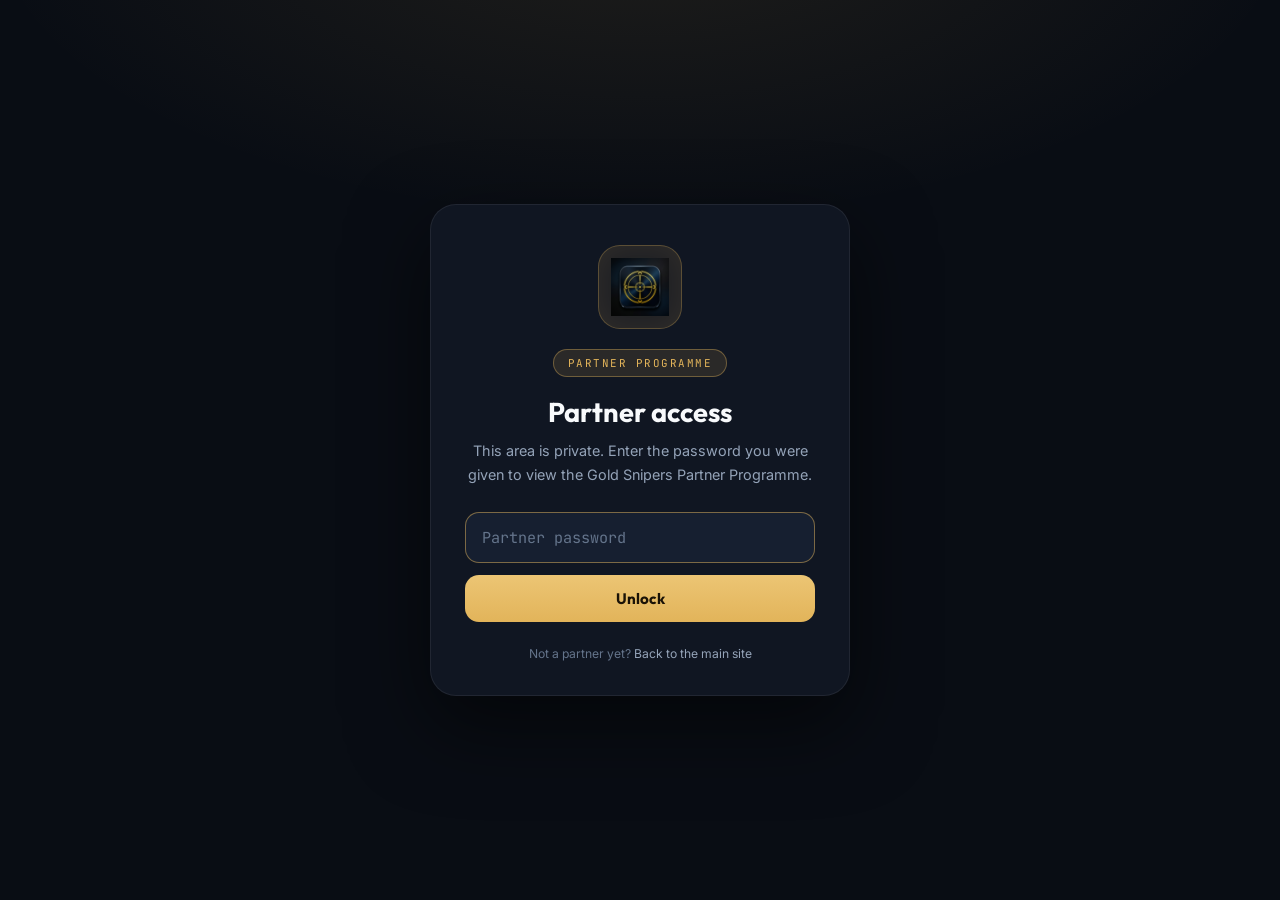
<file: partners.html>
<!DOCTYPE html>
<html lang="en">
<head>
    <meta charset="UTF-8">
    <meta name="viewport" content="width=device-width, initial-scale=1.0">
    <meta name="robots" content="noindex,nofollow">
    <title>Partner Access | Gold Snipers</title>
    <link rel="icon" href="favicon.ico" type="image/x-icon">
    <link rel="icon" type="image/png" sizes="192x192" href="icon-192x192.png">
    <link rel="preconnect" href="https://fonts.googleapis.com">
    <link rel="preconnect" href="https://fonts.gstatic.com" crossorigin>
    <link href="https://fonts.googleapis.com/css2?family=Inter:wght@400;500;600;700&family=Outfit:wght@500;600;700;800&family=JetBrains+Mono:wght@400;500;600&display=swap" rel="stylesheet">
    <style>
        * { box-sizing: border-box; }
        html, body { margin: 0; padding: 0; height: 100%; }
        body {
            background:
                radial-gradient(1100px 520px at 50% -10%, rgba(226, 180, 90, 0.10), transparent 60%),
                #090D14;
            font-family: 'Inter', -apple-system, BlinkMacSystemFont, sans-serif;
            color: #F8FAFC;
            min-height: 100vh;
            display: flex;
            align-items: center;
            justify-content: center;
            padding: 24px;
        }
        .gate-card {
            width: 100%;
            max-width: 420px;
            background: #101622;
            border: 1px solid rgba(255, 255, 255, 0.07);
            border-radius: 26px;
            padding: 40px 34px 34px;
            box-shadow: 0 30px 80px rgba(0, 0, 0, 0.55);
            text-align: center;
        }
        .gate-logo-wrap {
            width: 84px;
            height: 84px;
            margin: 0 auto 20px;
            border-radius: 22px;
            display: flex;
            align-items: center;
            justify-content: center;
            background: rgba(226, 180, 90, 0.08);
            border: 1px solid rgba(226, 180, 90, 0.30);
            box-shadow: inset 0 0 30px rgba(226, 180, 90, 0.08);
        }
        .gate-logo-wrap img { display: block; width: 58px; height: 58px; }
        .gate-badge {
            display: inline-block;
            font-family: 'JetBrains Mono', monospace;
            font-size: 0.68rem;
            letter-spacing: 0.14em;
            text-transform: uppercase;
            color: #E2B45A;
            background: rgba(226, 180, 90, 0.12);
            border: 1px solid rgba(226, 180, 90, 0.38);
            border-radius: 999px;
            padding: 6px 14px;
            margin-bottom: 18px;
        }
        h1 {
            font-family: 'Outfit', sans-serif;
            font-size: 1.7rem;
            font-weight: 700;
            margin: 0 0 10px;
            color: #F8FAFC;
        }
        .gate-sub {
            font-size: 0.9rem;
            line-height: 1.6;
            color: #94A3B8;
            margin: 0 0 26px;
        }
        form { display: flex; flex-direction: column; gap: 12px; }
        input[type="password"] {
            width: 100%;
            background: #161F30;
            border: 1px solid rgba(255, 255, 255, 0.07);
            border-radius: 14px;
            padding: 14px 16px;
            font-size: 0.95rem;
            color: #F8FAFC;
            font-family: 'JetBrains Mono', monospace;
            outline: none;
            transition: border-color 0.15s ease;
        }
        input[type="password"]::placeholder { color: #64748B; }
        input[type="password"]:focus { border-color: rgba(226, 180, 90, 0.5); }
        button {
            width: 100%;
            border: none;
            border-radius: 14px;
            padding: 14px 16px;
            font-family: 'Outfit', sans-serif;
            font-size: 0.95rem;
            font-weight: 700;
            color: #1A1206;
            background: linear-gradient(180deg, #ECC574, #E2B45A);
            cursor: pointer;
            transition: filter 0.15s ease, transform 0.1s ease;
        }
        button:hover { filter: brightness(1.06); }
        button:active { transform: translateY(1px); }
        button:disabled { opacity: 0.6; cursor: default; filter: none; }
        .gate-error {
            margin: 16px 0 0;
            font-size: 0.82rem;
            color: #FCA5A5;
        }
        .gate-foot {
            margin: 24px 0 0;
            font-size: 0.76rem;
            color: #64748B;
        }
        .gate-foot a { color: #94A3B8; text-decoration: none; }
        .gate-foot a:hover { color: #E2B45A; }
    </style>
</head>
<body>
    <main class="gate-card">
        <div class="gate-logo-wrap"><img src="logo-header.png" alt="Gold Snipers"></div>
        <div class="gate-badge">Partner Programme</div>
        <h1>Partner access</h1>
        <p class="gate-sub">This area is private. Enter the password you were given to view the Gold Snipers Partner Programme.</p>
        <form id="gateForm">
            <input id="gatePassword" type="password" placeholder="Partner password" autocomplete="off" autofocus required>
            <button id="gateSubmit" type="submit">Unlock</button>
        </form>
        <p id="gateError" class="gate-error" hidden>Incorrect password. Please check and try again.</p>
        <p class="gate-foot">Not a partner yet? <a href="index.html">Back to the main site</a></p>
    </main>

    <script>
        (function () {
            var SUPABASE_URL = "https://hxlqbctnkqqtueuyqyyv.supabase.co";
            var ANON = "eyJhbGciOiJIUzI1NiIsInR5cCI6IkpXVCJ9.eyJpc3MiOiJzdXBhYmFzZSIsInJlZiI6Imh4bHFiY3Rua3FxdHVldXlxeXl2Iiwicm9sZSI6ImFub24iLCJpYXQiOjE3ODE3MTQ0MzUsImV4cCI6MjA5NzI5MDQzNX0.by036-Cb_1hS1Q-lcIHwbdKRIziuMfJDjVOHs6nUic8";
            var ENDPOINT = SUPABASE_URL + "/functions/v1/partner-access";

            var form = document.getElementById("gateForm");
            var input = document.getElementById("gatePassword");
            var btn = document.getElementById("gateSubmit");
            var err = document.getElementById("gateError");

            function fail(message) {
                err.textContent = message;
                err.hidden = false;
                btn.disabled = false;
                btn.textContent = "Unlock";
                input.focus();
                input.select();
            }

            form.addEventListener("submit", function (e) {
                e.preventDefault();
                var password = input.value;
                if (!password) return;
                err.hidden = true;
                btn.disabled = true;
                btn.textContent = "Checking\u2026";

                fetch(ENDPOINT, {
                    method: "POST",
                    headers: {
                        "Content-Type": "application/json",
                        "apikey": ANON,
                        "Authorization": "Bearer " + ANON
                    },
                    body: JSON.stringify({ password: password })
                })
                    .then(function (res) {
                        return res.json().catch(function () { return {}; }).then(function (data) {
                            return { ok: res.ok, status: res.status, data: data };
                        });
                    })
                    .then(function (r) {
                        if (r.ok && r.data && r.data.ok && r.data.html) {
                            document.open();
                            document.write(r.data.html);
                            document.close();
                            return;
                        }
                        if (r.status === 429) { fail("Too many attempts. Please wait a minute and try again."); return; }
                        fail("Incorrect password. Please check and try again.");
                    })
                    .catch(function () {
                        fail("Could not verify the password. Please check your connection and try again.");
                    });
            });
        })();
    </script>
</body>
</html>
</file>
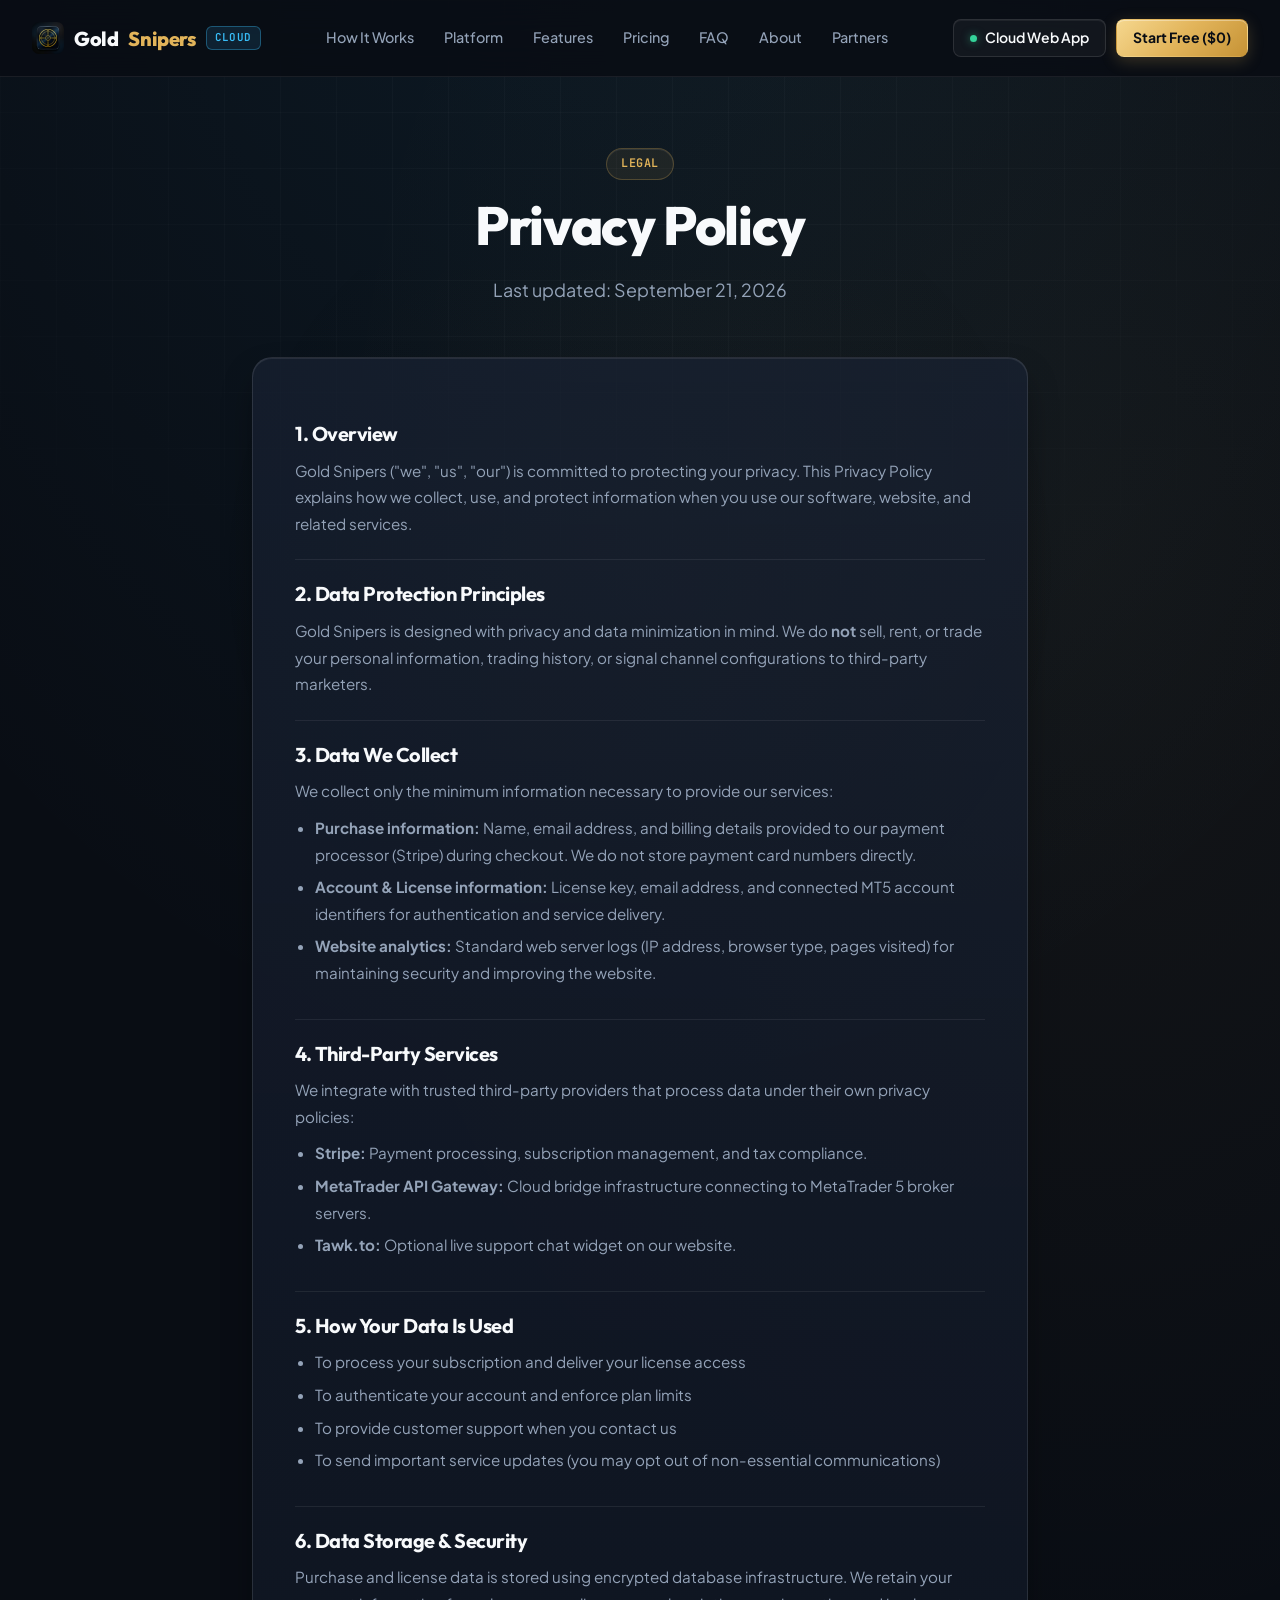
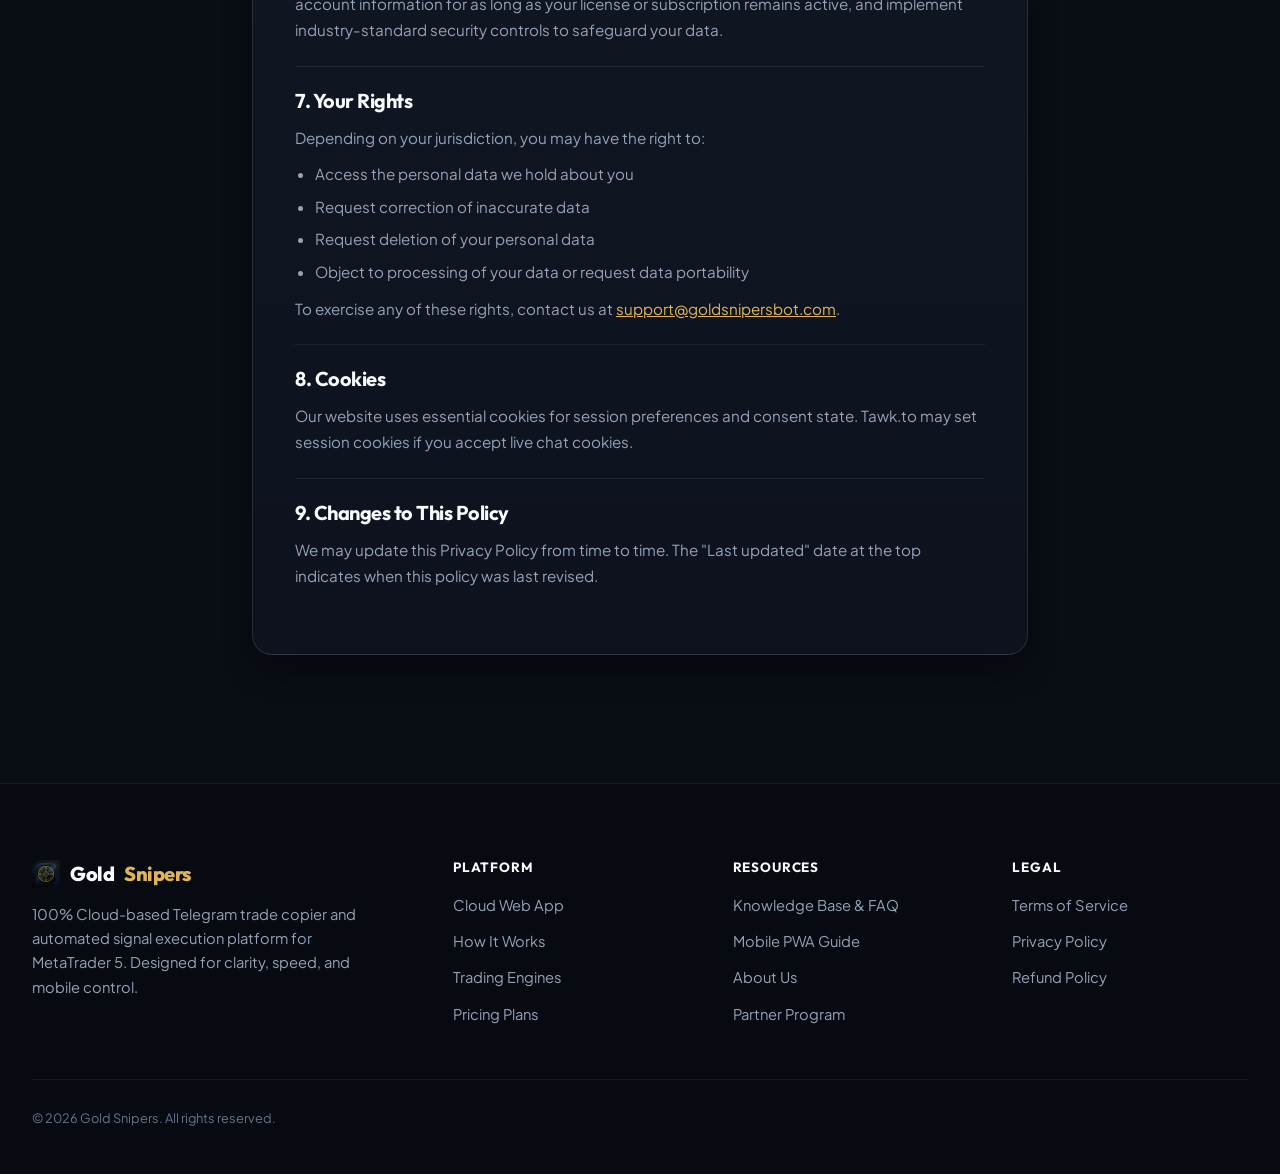
<file: privacy.html>
<!DOCTYPE html>
<html lang="en">
<head>
    <meta charset="UTF-8">
    <meta name="viewport" content="width=device-width, initial-scale=1.0">
    <title>Privacy Policy | Gold Snipers Cloud</title>
    <meta name="description" content="Privacy policy for Gold Snipers Cloud. Learn how we handle your data, cookies, and third-party integrations.">
    <link rel="canonical" href="https://goldsnipersbot.com/privacy.html">
    <link rel="icon" href="favicon.ico" type="image/x-icon">
    <meta property="og:title" content="Privacy Policy | Gold Snipers Cloud">
    <meta property="og:description" content="Privacy policy for Gold Snipers Cloud.">
    <link rel="preconnect" href="https://fonts.googleapis.com">
    <link rel="preconnect" href="https://fonts.gstatic.com" crossorigin>
    <link href="https://fonts.googleapis.com/css2?family=Inter:wght@400;500;600;700&family=Outfit:wght@500;600;700;800&family=Plus+Jakarta+Sans:wght@400;500;600;700&family=JetBrains+Mono:wght@400;500;600&display=swap" rel="stylesheet">
    <link rel="stylesheet" href="style.css?v=401.0">
</head>
<body>
    <div class="bg-glow"></div>
    <div class="bg-glow-gold"></div>

    <!-- Header / Navigation -->
    <header>
        <div class="container">
            <nav>
                <a href="index.html" class="logo">
                    <img src="logo-header.png" alt="Gold Snipers Logo" width="30" height="30">
                    Gold<span>Snipers</span> <span class="logo-sub-tag">Cloud</span>
                </a>
                <ul class="nav-links">
                    <li><a href="index.html#how-it-works">How It Works</a></li>
                    <li><a href="index.html#showcase">Platform</a></li>
                    <li><a href="index.html#features">Features</a></li>
                    <li><a href="index.html#pricing">Pricing</a></li>
                    <li><a href="faq.html">FAQ</a></li>
                    <li><a href="about.html">About</a></li>
                    <li><a href="partners.html">Partners</a></li>
                </ul>
                <div class="nav-actions">
                    <a href="https://cloud.goldsnipersbot.com" class="btn btn-secondary btn-sm" target="_blank" rel="noopener noreferrer">
                        <span class="status-dot"></span>
                        <span>Cloud Web App</span>
                    </a>
                    <a href="index.html#pricing" class="btn btn-primary btn-sm">Start Free ($0)</a>
                </div>
                <button class="menu-toggle" type="button" aria-label="Toggle navigation">
                    <span></span>
                    <span></span>
                    <span></span>
                </button>
            </nav>
        </div>
    </header>

    <main>
        <section class="page-hero">
            <div class="container">
                <div class="section-eyebrow">Legal</div>
                <h1>Privacy Policy</h1>
                <p class="subtitle">Last updated: September 21, 2026</p>
            </div>
        </section>

        <section class="legal-container container">
            <div class="legal-card">
                <div class="legal-section">
                    <h2>1. Overview</h2>
                    <p>Gold Snipers ("we", "us", "our") is committed to protecting your privacy. This Privacy Policy explains how we collect, use, and protect information when you use our software, website, and related services.</p>
                </div>

                <div class="legal-section">
                    <h2>2. Data Protection Principles</h2>
                    <p>Gold Snipers is designed with privacy and data minimization in mind. We do <strong>not</strong> sell, rent, or trade your personal information, trading history, or signal channel configurations to third-party marketers.</p>
                </div>

                <div class="legal-section">
                    <h2>3. Data We Collect</h2>
                    <p>We collect only the minimum information necessary to provide our services:</p>
                    <ul>
                        <li><strong>Purchase information:</strong> Name, email address, and billing details provided to our payment processor (Stripe) during checkout. We do not store payment card numbers directly.</li>
                        <li><strong>Account &amp; License information:</strong> License key, email address, and connected MT5 account identifiers for authentication and service delivery.</li>
                        <li><strong>Website analytics:</strong> Standard web server logs (IP address, browser type, pages visited) for maintaining security and improving the website.</li>
                    </ul>
                </div>

                <div class="legal-section">
                    <h2>4. Third-Party Services</h2>
                    <p>We integrate with trusted third-party providers that process data under their own privacy policies:</p>
                    <ul>
                        <li><strong>Stripe:</strong> Payment processing, subscription management, and tax compliance.</li>
                        <li><strong>MetaTrader API Gateway:</strong> Cloud bridge infrastructure connecting to MetaTrader 5 broker servers.</li>
                        <li><strong>Tawk.to:</strong> Optional live support chat widget on our website.</li>
                    </ul>
                </div>

                <div class="legal-section">
                    <h2>5. How Your Data Is Used</h2>
                    <ul>
                        <li>To process your subscription and deliver your license access</li>
                        <li>To authenticate your account and enforce plan limits</li>
                        <li>To provide customer support when you contact us</li>
                        <li>To send important service updates (you may opt out of non-essential communications)</li>
                    </ul>
                </div>

                <div class="legal-section">
                    <h2>6. Data Storage &amp; Security</h2>
                    <p>Purchase and license data is stored using encrypted database infrastructure. We retain your account information for as long as your license or subscription remains active, and implement industry-standard security controls to safeguard your data.</p>
                </div>

                <div class="legal-section">
                    <h2>7. Your Rights</h2>
                    <p>Depending on your jurisdiction, you may have the right to:</p>
                    <ul>
                        <li>Access the personal data we hold about you</li>
                        <li>Request correction of inaccurate data</li>
                        <li>Request deletion of your personal data</li>
                        <li>Object to processing of your data or request data portability</li>
                    </ul>
                    <p>To exercise any of these rights, contact us at <a href="mailto:support@goldsnipersbot.com" style="color: var(--accent-gold); text-decoration: underline;">support@goldsnipersbot.com</a>.</p>
                </div>

                <div class="legal-section">
                    <h2>8. Cookies</h2>
                    <p>Our website uses essential cookies for session preferences and consent state. Tawk.to may set session cookies if you accept live chat cookies.</p>
                </div>

                <div class="legal-section">
                    <h2>9. Changes to This Policy</h2>
                    <p>We may update this Privacy Policy from time to time. The "Last updated" date at the top indicates when this policy was last revised.</p>
                </div>
            </div>
        </section>
    </main>

    <!-- Footer -->
    <footer>
        <div class="container">
            <div class="footer-grid">
                <div class="footer-brand">
                    <a href="index.html" class="footer-logo">
                        <h2><img src="logo-header.png" alt="Gold Snipers Logo" width="28" height="28"> Gold<span>Snipers</span></h2>
                    </a>
                    <p>100% Cloud-based Telegram trade copier and automated signal execution platform for MetaTrader 5. Designed for clarity, speed, and mobile control.</p>
                </div>
                <div class="footer-links">
                    <h4>Platform</h4>
                    <ul>
                        <li><a href="https://cloud.goldsnipersbot.com" target="_blank" rel="noopener noreferrer">Cloud Web App</a></li>
                        <li><a href="index.html#how-it-works">How It Works</a></li>
                        <li><a href="index.html#features">Trading Engines</a></li>
                        <li><a href="index.html#pricing">Pricing Plans</a></li>
                    </ul>
                </div>
                <div class="footer-links">
                    <h4>Resources</h4>
                    <ul>
                        <li><a href="faq.html">Knowledge Base &amp; FAQ</a></li>
                        <li><a href="download.html">Mobile PWA Guide</a></li>
                        <li><a href="about.html">About Us</a></li>
                        <li><a href="partners.html">Partner Program</a></li>
                    </ul>
                </div>
                <div class="footer-links">
                    <h4>Legal</h4>
                    <ul>
                        <li><a href="terms.html">Terms of Service</a></li>
                        <li><a href="privacy.html">Privacy Policy</a></li>
                        <li><a href="refund.html">Refund Policy</a></li>
                    </ul>
                </div>
            </div>
            <div class="footer-disclaimer">
                &copy; 2026 Gold Snipers. All rights reserved.
            </div>
        </div>
    </footer>

    <script src="script.js?v=400.0"></script>
</body>
</html>
</file>
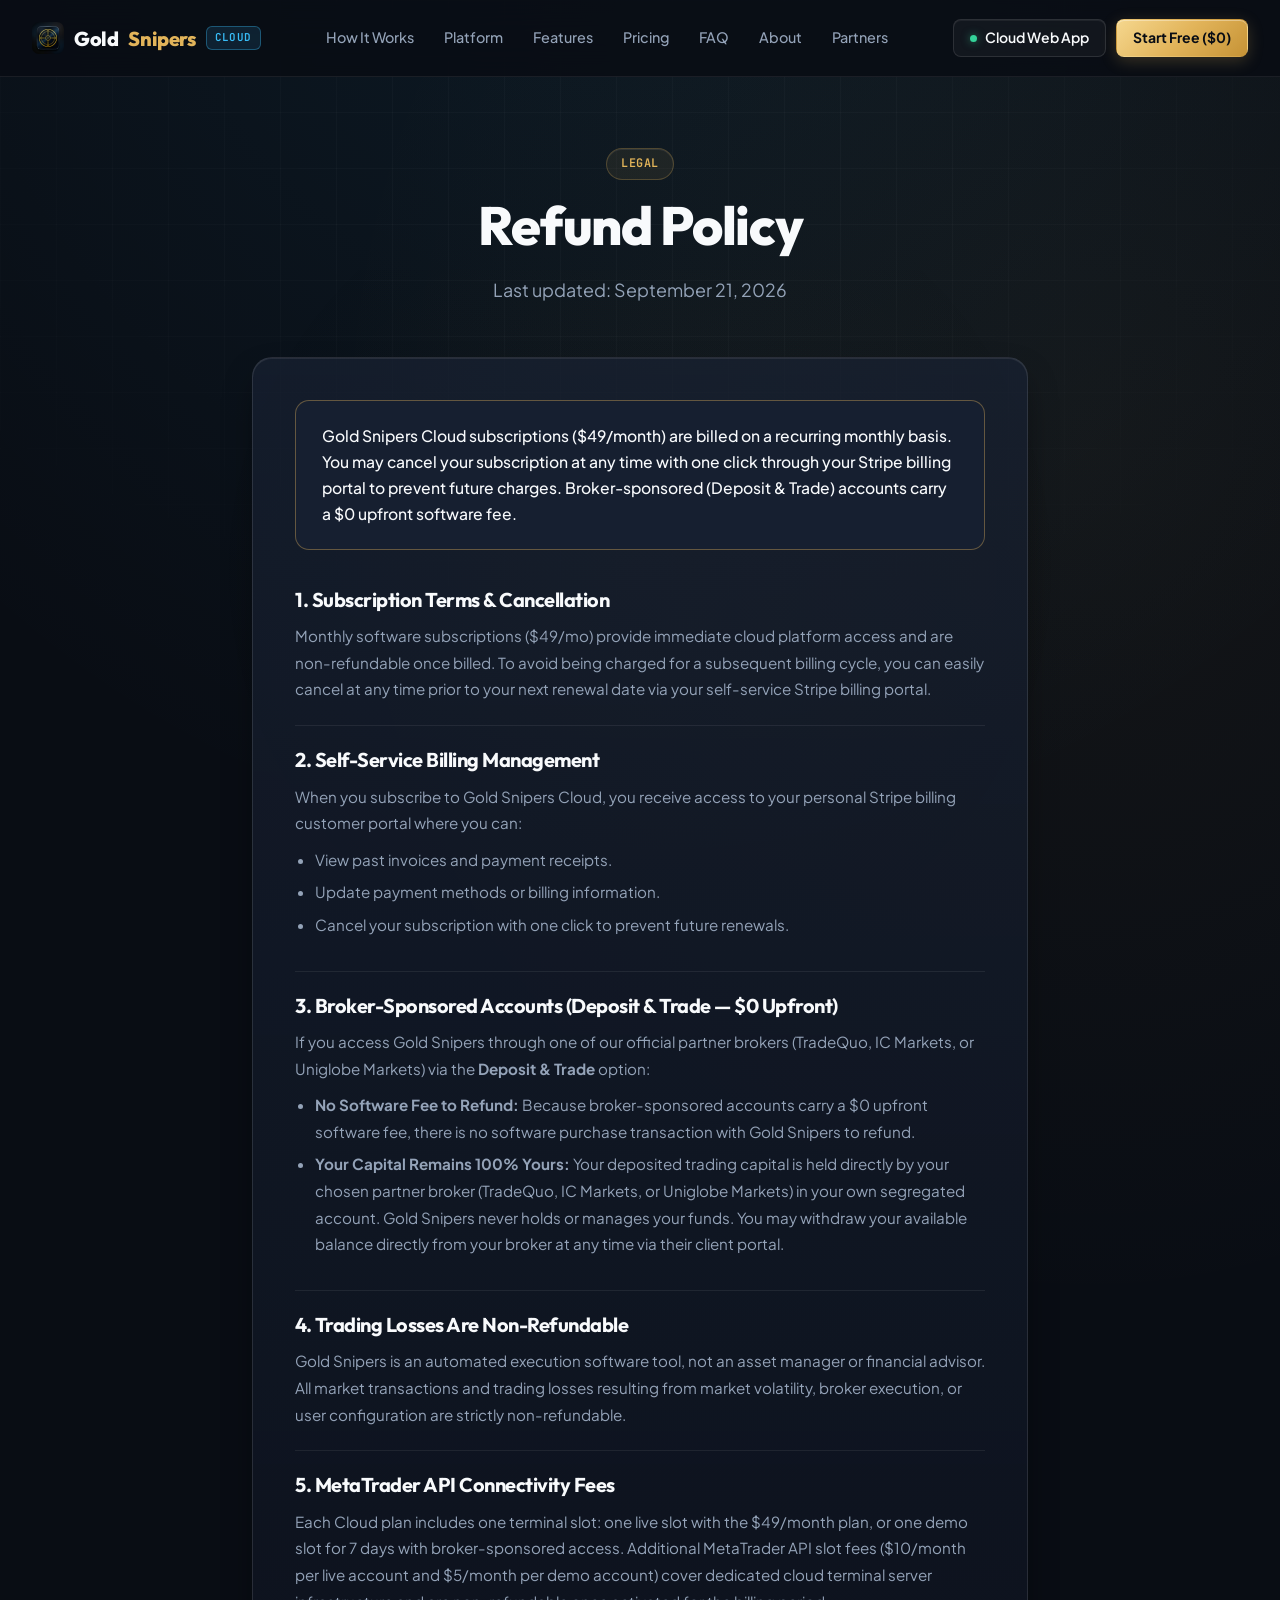
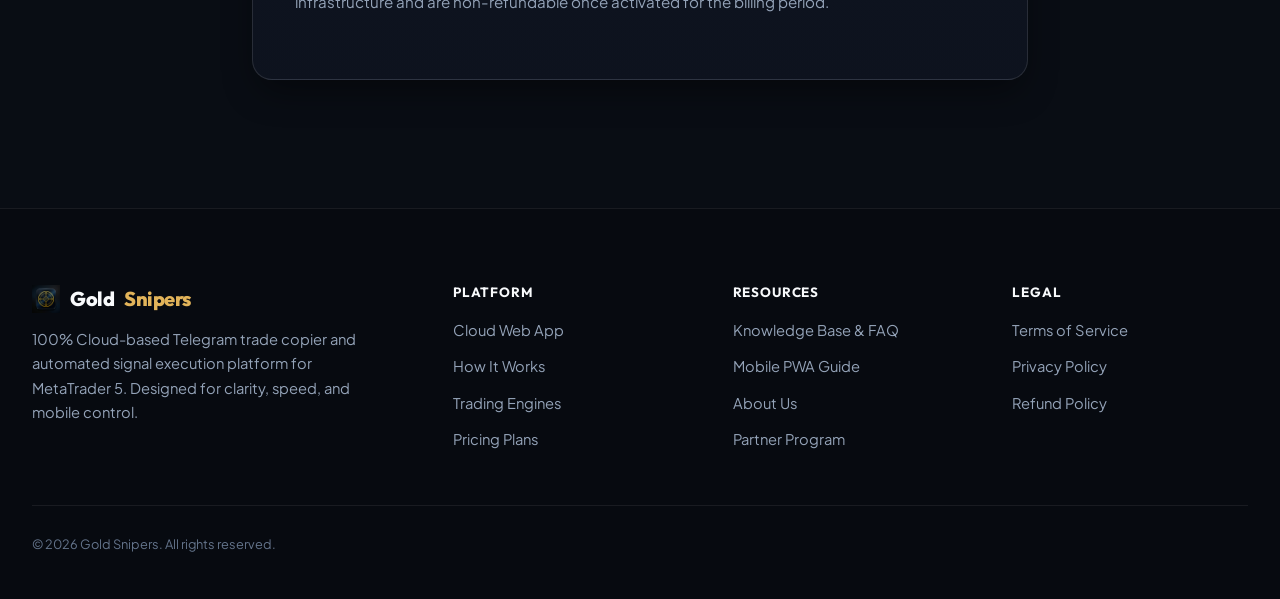
<file: refund.html>
<!DOCTYPE html>
<html lang="en">
<head>
    <meta charset="UTF-8">
    <meta name="viewport" content="width=device-width, initial-scale=1.0">
    <title>Refund Policy | Gold Snipers Cloud</title>
    <meta name="description" content="Refund and cancellation policy for Gold Snipers Cloud subscriptions and broker-sponsored accounts.">
    <link rel="canonical" href="https://goldsnipersbot.com/refund.html">
    <link rel="icon" href="favicon.ico" type="image/x-icon">
    <meta property="og:title" content="Refund Policy | Gold Snipers Cloud">
    <meta property="og:description" content="Refund policy for Gold Snipers Cloud.">
    <link rel="preconnect" href="https://fonts.googleapis.com">
    <link rel="preconnect" href="https://fonts.gstatic.com" crossorigin>
    <link href="https://fonts.googleapis.com/css2?family=Inter:wght@400;500;600;700&family=Outfit:wght@500;600;700;800&family=Plus+Jakarta+Sans:wght@400;500;600;700&family=JetBrains+Mono:wght@400;500;600&display=swap" rel="stylesheet">
    <link rel="stylesheet" href="style.css?v=401.0">
</head>
<body>
    <div class="bg-glow"></div>
    <div class="bg-glow-gold"></div>

    <!-- Header / Navigation -->
    <header>
        <div class="container">
            <nav>
                <a href="index.html" class="logo">
                    <img src="logo-header.png" alt="Gold Snipers Logo" width="30" height="30">
                    Gold<span>Snipers</span> <span class="logo-sub-tag">Cloud</span>
                </a>
                <ul class="nav-links">
                    <li><a href="index.html#how-it-works">How It Works</a></li>
                    <li><a href="index.html#showcase">Platform</a></li>
                    <li><a href="index.html#features">Features</a></li>
                    <li><a href="index.html#pricing">Pricing</a></li>
                    <li><a href="faq.html">FAQ</a></li>
                    <li><a href="about.html">About</a></li>
                    <li><a href="partners.html">Partners</a></li>
                </ul>
                <div class="nav-actions">
                    <a href="https://cloud.goldsnipersbot.com" class="btn btn-secondary btn-sm" target="_blank" rel="noopener noreferrer">
                        <span class="status-dot"></span>
                        <span>Cloud Web App</span>
                    </a>
                    <a href="index.html#pricing" class="btn btn-primary btn-sm">Start Free ($0)</a>
                </div>
                <button class="menu-toggle" type="button" aria-label="Toggle navigation">
                    <span></span>
                    <span></span>
                    <span></span>
                </button>
            </nav>
        </div>
    </header>

    <main>
        <section class="page-hero">
            <div class="container">
                <div class="section-eyebrow">Legal</div>
                <h1>Refund Policy</h1>
                <p class="subtitle">Last updated: September 21, 2026</p>
            </div>
        </section>

        <section class="legal-container container">
            <div class="legal-card">
                <div style="background: var(--bg-elevated); border: 1px solid var(--border-gold); border-radius: var(--radius-md); padding: 22px 26px; margin-bottom: 16px;">
                    <p style="color: var(--text-main); font-size: 0.98rem; font-weight: 500; line-height: 1.65;">
                        Gold Snipers Cloud subscriptions ($49/month) are billed on a recurring monthly basis. You may cancel your subscription at any time with one click through your Stripe billing portal to prevent future charges. Broker-sponsored (Deposit &amp; Trade) accounts carry a $0 upfront software fee.
                    </p>
                </div>

                <div class="legal-section">
                    <h2>1. Subscription Terms &amp; Cancellation</h2>
                    <p>Monthly software subscriptions ($49/mo) provide immediate cloud platform access and are non-refundable once billed. To avoid being charged for a subsequent billing cycle, you can easily cancel at any time prior to your next renewal date via your self-service Stripe billing portal.</p>
                </div>

                <div class="legal-section">
                    <h2>2. Self-Service Billing Management</h2>
                    <p>When you subscribe to Gold Snipers Cloud, you receive access to your personal Stripe billing customer portal where you can:</p>
                    <ul>
                        <li>View past invoices and payment receipts.</li>
                        <li>Update payment methods or billing information.</li>
                        <li>Cancel your subscription with one click to prevent future renewals.</li>
                    </ul>
                </div>

                <div class="legal-section">
                    <h2>3. Broker-Sponsored Accounts (Deposit &amp; Trade — $0 Upfront)</h2>
                    <p>If you access Gold Snipers through one of our official partner brokers (TradeQuo, IC Markets, or Uniglobe Markets) via the <strong>Deposit &amp; Trade</strong> option:</p>
                    <ul>
                        <li><strong>No Software Fee to Refund:</strong> Because broker-sponsored accounts carry a $0 upfront software fee, there is no software purchase transaction with Gold Snipers to refund.</li>
                        <li><strong>Your Capital Remains 100% Yours:</strong> Your deposited trading capital is held directly by your chosen partner broker (TradeQuo, IC Markets, or Uniglobe Markets) in your own segregated account. Gold Snipers never holds or manages your funds. You may withdraw your available balance directly from your broker at any time via their client portal.</li>
                    </ul>
                </div>

                <div class="legal-section">
                    <h2>4. Trading Losses Are Non-Refundable</h2>
                    <p>Gold Snipers is an automated execution software tool, not an asset manager or financial advisor. All market transactions and trading losses resulting from market volatility, broker execution, or user configuration are strictly non-refundable.</p>
                </div>

                <div class="legal-section">
                    <h2>5. MetaTrader API Connectivity Fees</h2>
                    <p>Each Cloud plan includes one terminal slot: one live slot with the $49/month plan, or one demo slot for 7 days with broker-sponsored access. Additional MetaTrader API slot fees ($10/month per live account and $5/month per demo account) cover dedicated cloud terminal server infrastructure and are non-refundable once activated for the billing period.</p>
                </div>
            </div>
        </section>
    </main>

    <!-- Footer -->
    <footer>
        <div class="container">
            <div class="footer-grid">
                <div class="footer-brand">
                    <a href="index.html" class="footer-logo">
                        <h2><img src="logo-header.png" alt="Gold Snipers Logo" width="28" height="28"> Gold<span>Snipers</span></h2>
                    </a>
                    <p>100% Cloud-based Telegram trade copier and automated signal execution platform for MetaTrader 5. Designed for clarity, speed, and mobile control.</p>
                </div>
                <div class="footer-links">
                    <h4>Platform</h4>
                    <ul>
                        <li><a href="https://cloud.goldsnipersbot.com" target="_blank" rel="noopener noreferrer">Cloud Web App</a></li>
                        <li><a href="index.html#how-it-works">How It Works</a></li>
                        <li><a href="index.html#features">Trading Engines</a></li>
                        <li><a href="index.html#pricing">Pricing Plans</a></li>
                    </ul>
                </div>
                <div class="footer-links">
                    <h4>Resources</h4>
                    <ul>
                        <li><a href="faq.html">Knowledge Base &amp; FAQ</a></li>
                        <li><a href="download.html">Mobile PWA Guide</a></li>
                        <li><a href="about.html">About Us</a></li>
                        <li><a href="partners.html">Partner Program</a></li>
                    </ul>
                </div>
                <div class="footer-links">
                    <h4>Legal</h4>
                    <ul>
                        <li><a href="terms.html">Terms of Service</a></li>
                        <li><a href="privacy.html">Privacy Policy</a></li>
                        <li><a href="refund.html">Refund Policy</a></li>
                    </ul>
                </div>
            </div>
            <div class="footer-disclaimer">
                &copy; 2026 Gold Snipers. All rights reserved.
            </div>
        </div>
    </footer>

    <script src="script.js?v=400.0"></script>
</body>
</html>
</file>
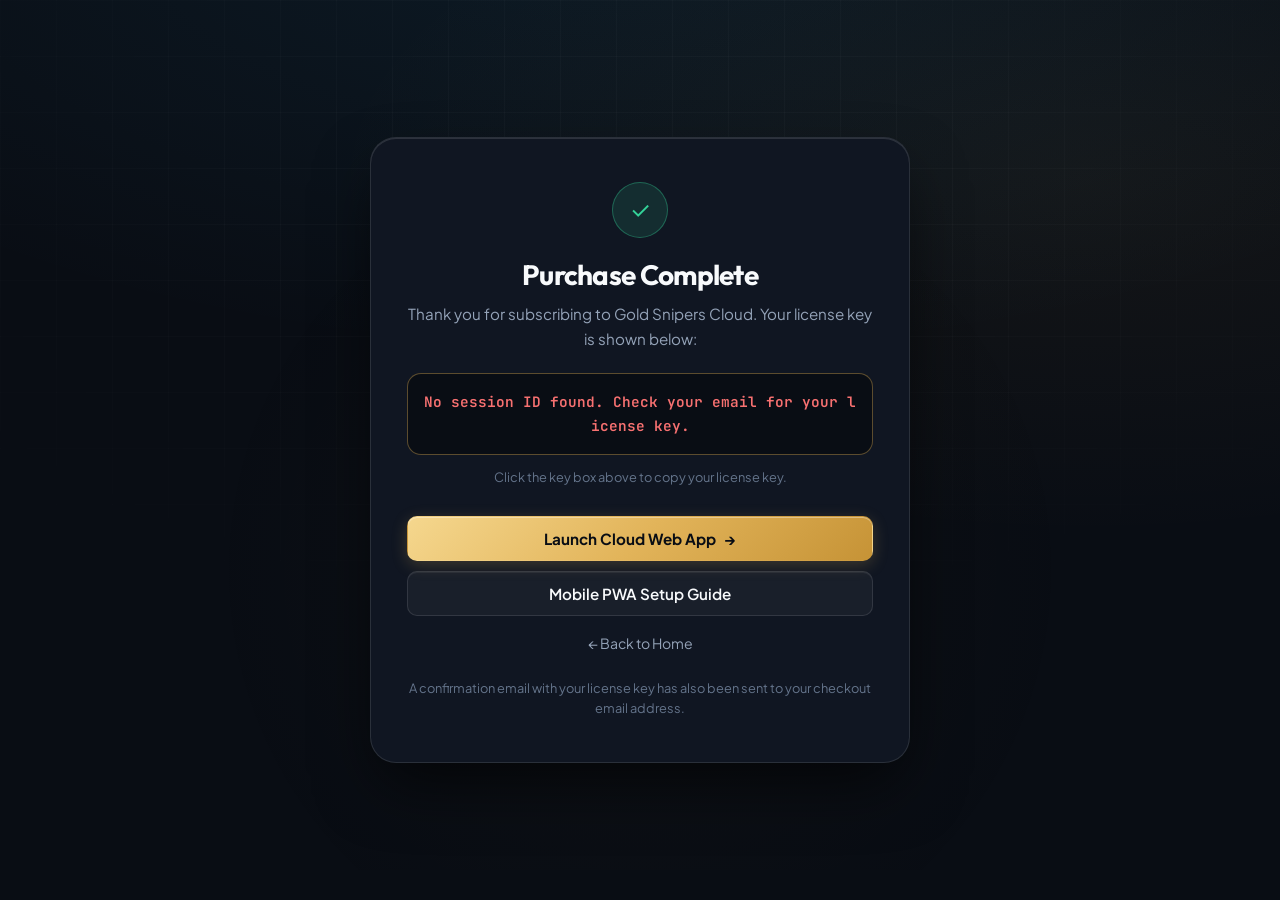
<file: success.html>
<!DOCTYPE html>
<html lang="en">
<head>
    <meta charset="UTF-8">
    <meta name="viewport" content="width=device-width, initial-scale=1.0">
    <title>Purchase Complete | Gold Snipers Cloud</title>
    <link rel="icon" href="favicon.ico" type="image/x-icon">
    <link rel="preconnect" href="https://fonts.googleapis.com">
    <link rel="preconnect" href="https://fonts.gstatic.com" crossorigin>
    <link href="https://fonts.googleapis.com/css2?family=Inter:wght@400;500;600;700&family=Outfit:wght@500;600;700;800&family=Plus+Jakarta+Sans:wght@400;500;600;700&family=JetBrains+Mono:wght@400;500;600&display=swap" rel="stylesheet">
    <link rel="stylesheet" href="style.css?v=401.0">
    <style>
        .success-wrapper {
            min-height: 100vh;
            display: flex;
            align-items: center;
            justify-content: center;
            padding: 32px 20px;
        }
        .success-card {
            max-width: 540px;
            width: 100%;
            background: var(--bg-surface);
            border: 1px solid var(--border-default);
            border-radius: var(--radius-xl);
            padding: 44px 36px;
            text-align: center;
            box-shadow: var(--shadow-elevated);
        }
        .success-badge {
            width: 56px;
            height: 56px;
            border-radius: 50%;
            background: var(--accent-green-soft);
            border: 1px solid rgba(52, 211, 153, 0.35);
            color: var(--accent-green);
            font-size: 1.5rem;
            display: flex;
            align-items: center;
            justify-content: center;
            margin: 0 auto 20px;
        }
        .key-box {
            background: var(--bg-base);
            border: 1px solid var(--border-gold);
            border-radius: var(--radius-md);
            padding: 16px;
            font-family: var(--font-mono);
            font-size: 1.05rem;
            font-weight: 600;
            color: var(--accent-gold);
            letter-spacing: 0.08em;
            margin: 22px 0 12px;
            user-select: all;
            cursor: pointer;
            word-break: break-all;
        }
        .copy-hint {
            font-size: 0.8rem;
            color: var(--text-dim);
            margin-bottom: 28px;
        }
        .success-actions {
            display: flex;
            flex-direction: column;
            gap: 10px;
        }
        .success-note {
            color: var(--text-dim);
            font-size: 0.8rem;
            margin-top: 24px;
            line-height: 1.5;
        }
    </style>
</head>
<body>
    <div class="bg-glow"></div>
    <div class="bg-glow-gold"></div>

    <div class="success-wrapper">
        <div class="success-card">
            <div class="success-badge">✓</div>
            <h1 style="font-size: 1.75rem; margin-bottom: 10px;">Purchase Complete</h1>
            <p style="color: var(--text-muted); font-size: 0.95rem;">Thank you for subscribing to Gold Snipers Cloud. Your license key is shown below:</p>

            <div class="key-box" id="license-key" title="Click to copy">Loading...</div>
            <div class="copy-hint" id="copy-status">Click the key box above to copy your license key.</div>

            <div class="success-actions">
                <a href="https://cloud.goldsnipersbot.com" class="btn btn-primary btn-block" target="_blank" rel="noopener noreferrer">
                    <span>Launch Cloud Web App</span>
                    <span class="btn-arrow">&rarr;</span>
                </a>
                <a href="download.html" class="btn btn-secondary btn-block">Mobile PWA Setup Guide</a>
                <a href="index.html" style="font-size: 0.88rem; color: var(--text-muted); margin-top: 6px;">&larr; Back to Home</a>
            </div>

            <p class="success-note">A confirmation email with your license key has also been sent to your checkout email address.</p>
        </div>
    </div>

    <script>
        const params = new URLSearchParams(window.location.search);
        const sessionId = params.get('session_id');
        const keyEl = document.getElementById('license-key');
        const copyStatus = document.getElementById('copy-status');

        keyEl.addEventListener('click', () => {
            const text = keyEl.textContent.trim();
            if (text && !text.includes(' ') && navigator.clipboard) {
                navigator.clipboard.writeText(text).then(() => {
                    copyStatus.textContent = '✓ Copied to clipboard!';
                    copyStatus.style.color = 'var(--accent-green)';
                });
            }
        });

        async function fetchLicense() {
            if (!sessionId) {
                keyEl.textContent = 'No session ID found. Check your email for your license key.';
                keyEl.style.fontSize = '0.9rem';
                keyEl.style.letterSpacing = '0';
                keyEl.style.color = 'var(--accent-red)';
                return;
            }

            keyEl.textContent = 'Retrieving license key...';
            keyEl.style.fontSize = '0.95rem';
            keyEl.style.letterSpacing = '0';

            try {
                const response = await fetch('https://hxlqbctnkqqtueuyqyyv.supabase.co/functions/v1/retrieve-license', {
                    method: 'POST',
                    headers: { 'Content-Type': 'application/json' },
                    body: JSON.stringify({ session_id: sessionId })
                });

                const data = await response.json();
                if (response.ok && data.license_key) {
                    keyEl.textContent = data.license_key;
                    keyEl.style.fontSize = '1.1rem';
                    keyEl.style.letterSpacing = '0.08em';
                    keyEl.style.color = 'var(--accent-gold)';
                } else {
                    keyEl.textContent = 'License generation in progress. Please refresh in 10 seconds...';
                    keyEl.style.fontSize = '0.9rem';
                    keyEl.style.letterSpacing = '0';
                    keyEl.style.color = 'var(--text-muted)';
                }
            } catch (err) {
                console.error(err);
                keyEl.textContent = 'Failed to load key. Check your email for your license key.';
                keyEl.style.fontSize = '0.9rem';
                keyEl.style.letterSpacing = '0';
                keyEl.style.color = 'var(--accent-red)';
            }
        }

        fetchLicense();
    </script>
</body>
</html>
</file>
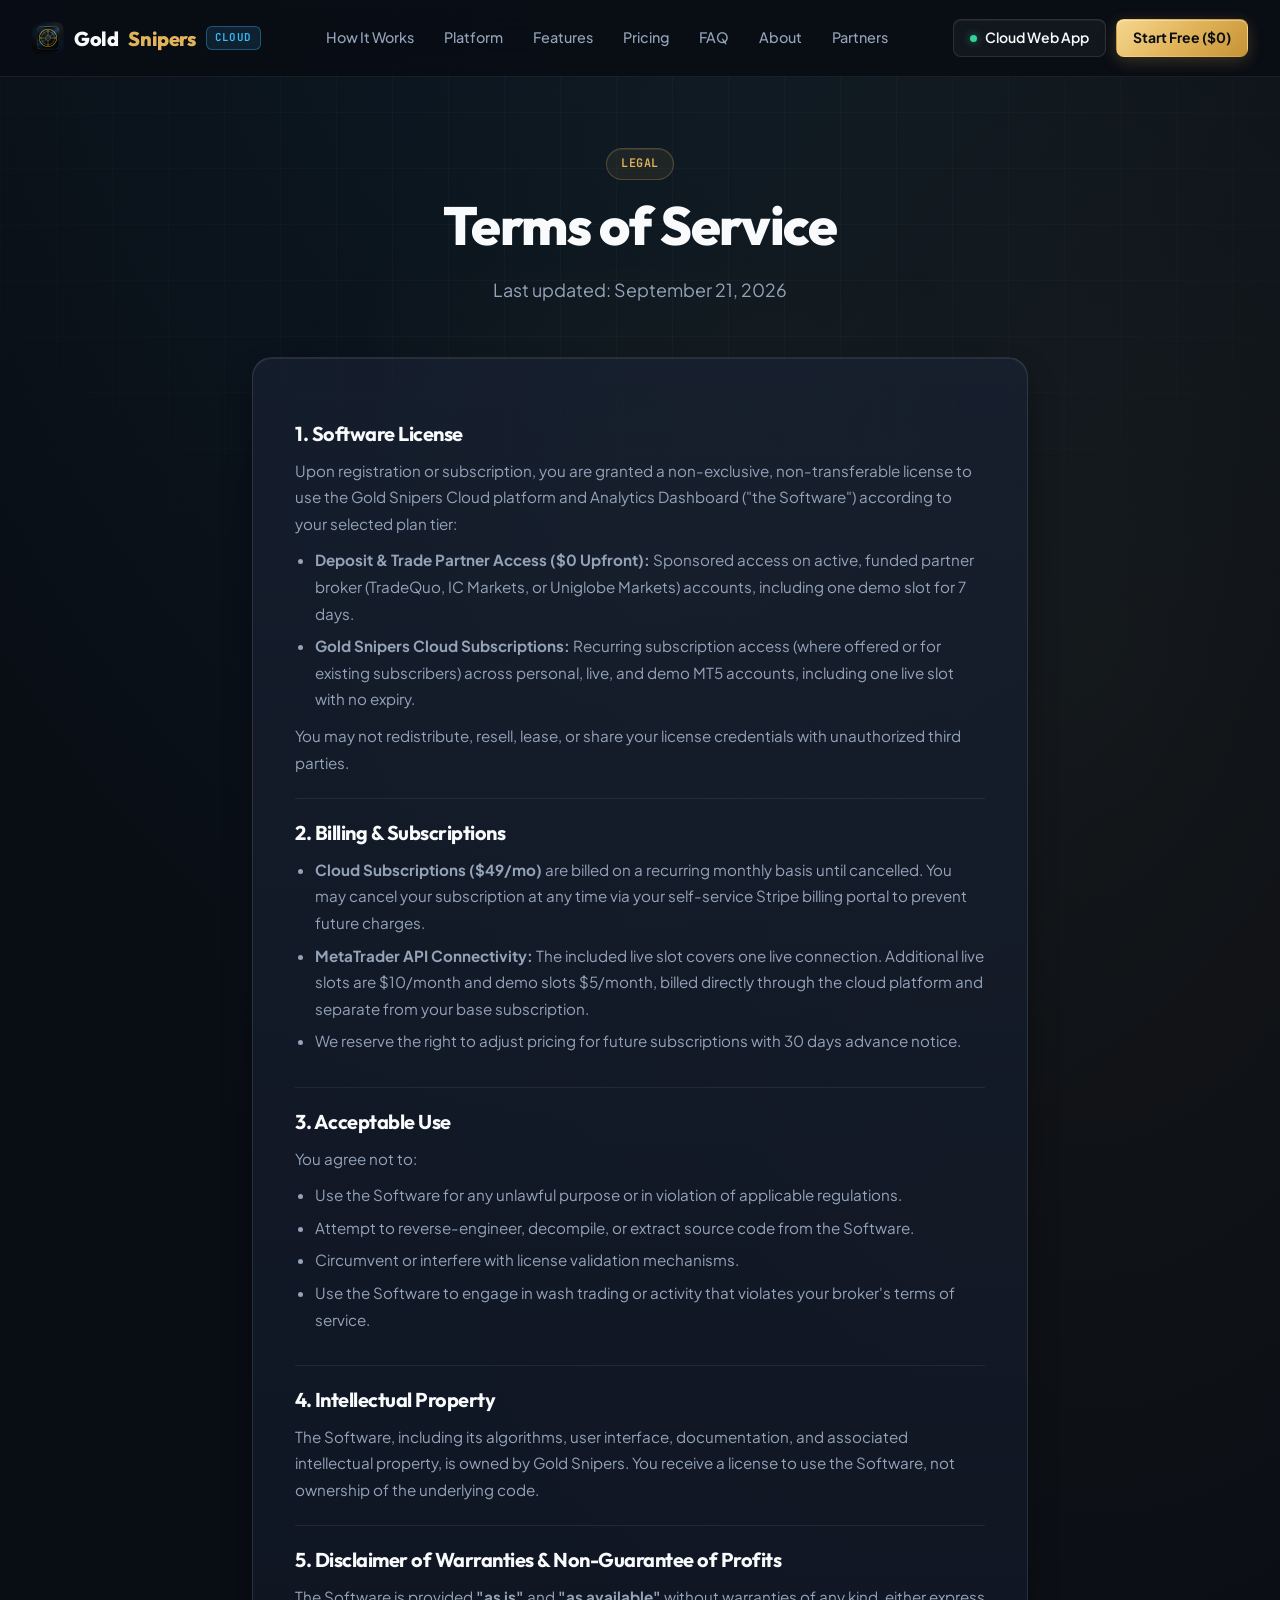
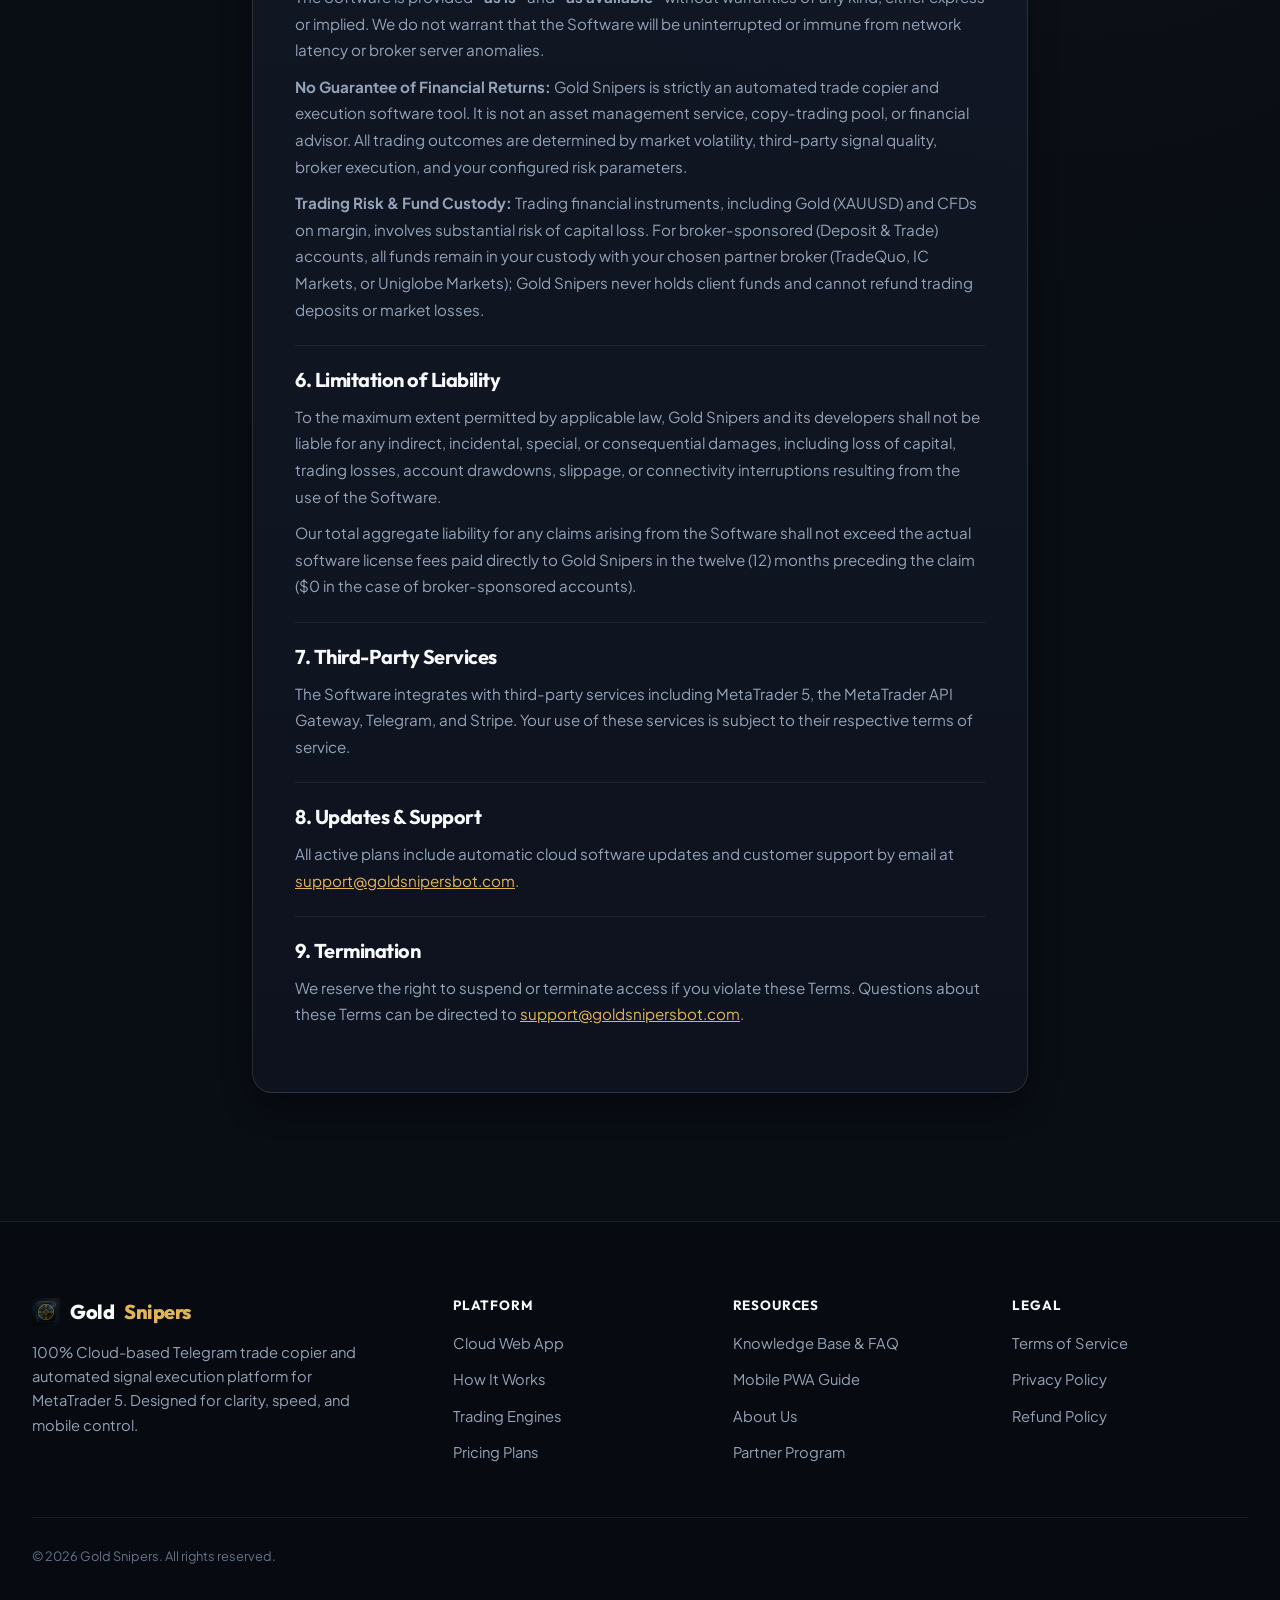
<file: terms.html>
<!DOCTYPE html>
<html lang="en">
<head>
    <meta charset="UTF-8">
    <meta name="viewport" content="width=device-width, initial-scale=1.0">
    <title>Terms of Service | Gold Snipers Cloud</title>
    <meta name="description" content="Terms of service and software license agreement for Gold Snipers Cloud and Telegram Copier Suite.">
    <link rel="canonical" href="https://goldsnipersbot.com/terms.html">
    <link rel="icon" href="favicon.ico" type="image/x-icon">
    <meta property="og:title" content="Terms of Service | Gold Snipers Cloud">
    <meta property="og:description" content="Terms of service and software license agreement for Gold Snipers Cloud.">
    <link rel="preconnect" href="https://fonts.googleapis.com">
    <link rel="preconnect" href="https://fonts.gstatic.com" crossorigin>
    <link href="https://fonts.googleapis.com/css2?family=Inter:wght@400;500;600;700&family=Outfit:wght@500;600;700;800&family=Plus+Jakarta+Sans:wght@400;500;600;700&family=JetBrains+Mono:wght@400;500;600&display=swap" rel="stylesheet">
    <link rel="stylesheet" href="style.css?v=401.0">
</head>
<body>
    <div class="bg-glow"></div>
    <div class="bg-glow-gold"></div>

    <!-- Header / Navigation -->
    <header>
        <div class="container">
            <nav>
                <a href="index.html" class="logo">
                    <img src="logo-header.png" alt="Gold Snipers Logo" width="30" height="30">
                    Gold<span>Snipers</span> <span class="logo-sub-tag">Cloud</span>
                </a>
                <ul class="nav-links">
                    <li><a href="index.html#how-it-works">How It Works</a></li>
                    <li><a href="index.html#showcase">Platform</a></li>
                    <li><a href="index.html#features">Features</a></li>
                    <li><a href="index.html#pricing">Pricing</a></li>
                    <li><a href="faq.html">FAQ</a></li>
                    <li><a href="about.html">About</a></li>
                    <li><a href="partners.html">Partners</a></li>
                </ul>
                <div class="nav-actions">
                    <a href="https://cloud.goldsnipersbot.com" class="btn btn-secondary btn-sm" target="_blank" rel="noopener noreferrer">
                        <span class="status-dot"></span>
                        <span>Cloud Web App</span>
                    </a>
                    <a href="index.html#pricing" class="btn btn-primary btn-sm">Start Free ($0)</a>
                </div>
                <button class="menu-toggle" type="button" aria-label="Toggle navigation">
                    <span></span>
                    <span></span>
                    <span></span>
                </button>
            </nav>
        </div>
    </header>

    <main>
        <section class="page-hero">
            <div class="container">
                <div class="section-eyebrow">Legal</div>
                <h1>Terms of Service</h1>
                <p class="subtitle">Last updated: September 21, 2026</p>
            </div>
        </section>

        <section class="legal-container container">
            <div class="legal-card">
                <div class="legal-section">
                    <h2>1. Software License</h2>
                    <p>Upon registration or subscription, you are granted a non-exclusive, non-transferable license to use the Gold Snipers Cloud platform and Analytics Dashboard ("the Software") according to your selected plan tier:</p>
                    <ul>
                        <li><strong>Deposit &amp; Trade Partner Access ($0 Upfront):</strong> Sponsored access on active, funded partner broker (TradeQuo, IC Markets, or Uniglobe Markets) accounts, including one demo slot for 7 days.</li>
                        <li><strong>Gold Snipers Cloud Subscriptions:</strong> Recurring subscription access (where offered or for existing subscribers) across personal, live, and demo MT5 accounts, including one live slot with no expiry.</li>
                    </ul>
                    <p>You may not redistribute, resell, lease, or share your license credentials with unauthorized third parties.</p>
                </div>

                <div class="legal-section">
                    <h2>2. Billing &amp; Subscriptions</h2>
                    <ul>
                        <li><strong>Cloud Subscriptions ($49/mo)</strong> are billed on a recurring monthly basis until cancelled. You may cancel your subscription at any time via your self-service Stripe billing portal to prevent future charges.</li>
                        <li><strong>MetaTrader API Connectivity:</strong> The included live slot covers one live connection. Additional live slots are $10/month and demo slots $5/month, billed directly through the cloud platform and separate from your base subscription.</li>
                        <li>We reserve the right to adjust pricing for future subscriptions with 30 days advance notice.</li>
                    </ul>
                </div>

                <div class="legal-section">
                    <h2>3. Acceptable Use</h2>
                    <p>You agree not to:</p>
                    <ul>
                        <li>Use the Software for any unlawful purpose or in violation of applicable regulations.</li>
                        <li>Attempt to reverse-engineer, decompile, or extract source code from the Software.</li>
                        <li>Circumvent or interfere with license validation mechanisms.</li>
                        <li>Use the Software to engage in wash trading or activity that violates your broker's terms of service.</li>
                    </ul>
                </div>

                <div class="legal-section">
                    <h2>4. Intellectual Property</h2>
                    <p>The Software, including its algorithms, user interface, documentation, and associated intellectual property, is owned by Gold Snipers. You receive a license to use the Software, not ownership of the underlying code.</p>
                </div>

                <div class="legal-section">
                    <h2>5. Disclaimer of Warranties &amp; Non-Guarantee of Profits</h2>
                    <p>The Software is provided <strong>"as is"</strong> and <strong>"as available"</strong> without warranties of any kind, either express or implied. We do not warrant that the Software will be uninterrupted or immune from network latency or broker server anomalies.</p>
                    <p style="margin-top: 10px;"><strong>No Guarantee of Financial Returns:</strong> Gold Snipers is strictly an automated trade copier and execution software tool. It is not an asset management service, copy-trading pool, or financial advisor. All trading outcomes are determined by market volatility, third-party signal quality, broker execution, and your configured risk parameters.</p>
                    <p style="margin-top: 10px;"><strong>Trading Risk &amp; Fund Custody:</strong> Trading financial instruments, including Gold (XAUUSD) and CFDs on margin, involves substantial risk of capital loss. For broker-sponsored (Deposit &amp; Trade) accounts, all funds remain in your custody with your chosen partner broker (TradeQuo, IC Markets, or Uniglobe Markets); Gold Snipers never holds client funds and cannot refund trading deposits or market losses.</p>
                </div>

                <div class="legal-section">
                    <h2>6. Limitation of Liability</h2>
                    <p>To the maximum extent permitted by applicable law, Gold Snipers and its developers shall not be liable for any indirect, incidental, special, or consequential damages, including loss of capital, trading losses, account drawdowns, slippage, or connectivity interruptions resulting from the use of the Software.</p>
                    <p style="margin-top: 10px;">Our total aggregate liability for any claims arising from the Software shall not exceed the actual software license fees paid directly to Gold Snipers in the twelve (12) months preceding the claim ($0 in the case of broker-sponsored accounts).</p>
                </div>

                <div class="legal-section">
                    <h2>7. Third-Party Services</h2>
                    <p>The Software integrates with third-party services including MetaTrader 5, the MetaTrader API Gateway, Telegram, and Stripe. Your use of these services is subject to their respective terms of service.</p>
                </div>

                <div class="legal-section">
                    <h2>8. Updates &amp; Support</h2>
                    <p>All active plans include automatic cloud software updates and customer support by email at <a href="mailto:support@goldsnipersbot.com" style="color: var(--accent-gold); text-decoration: underline;">support@goldsnipersbot.com</a>.</p>
                </div>

                <div class="legal-section">
                    <h2>9. Termination</h2>
                    <p>We reserve the right to suspend or terminate access if you violate these Terms. Questions about these Terms can be directed to <a href="mailto:support@goldsnipersbot.com" style="color: var(--accent-gold); text-decoration: underline;">support@goldsnipersbot.com</a>.</p>
                </div>
            </div>
        </section>
    </main>

    <!-- Footer -->
    <footer>
        <div class="container">
            <div class="footer-grid">
                <div class="footer-brand">
                    <a href="index.html" class="footer-logo">
                        <h2><img src="logo-header.png" alt="Gold Snipers Logo" width="28" height="28"> Gold<span>Snipers</span></h2>
                    </a>
                    <p>100% Cloud-based Telegram trade copier and automated signal execution platform for MetaTrader 5. Designed for clarity, speed, and mobile control.</p>
                </div>
                <div class="footer-links">
                    <h4>Platform</h4>
                    <ul>
                        <li><a href="https://cloud.goldsnipersbot.com" target="_blank" rel="noopener noreferrer">Cloud Web App</a></li>
                        <li><a href="index.html#how-it-works">How It Works</a></li>
                        <li><a href="index.html#features">Trading Engines</a></li>
                        <li><a href="index.html#pricing">Pricing Plans</a></li>
                    </ul>
                </div>
                <div class="footer-links">
                    <h4>Resources</h4>
                    <ul>
                        <li><a href="faq.html">Knowledge Base &amp; FAQ</a></li>
                        <li><a href="download.html">Mobile PWA Guide</a></li>
                        <li><a href="about.html">About Us</a></li>
                        <li><a href="partners.html">Partner Program</a></li>
                    </ul>
                </div>
                <div class="footer-links">
                    <h4>Legal</h4>
                    <ul>
                        <li><a href="terms.html">Terms of Service</a></li>
                        <li><a href="privacy.html">Privacy Policy</a></li>
                        <li><a href="refund.html">Refund Policy</a></li>
                    </ul>
                </div>
            </div>
            <div class="footer-disclaimer">
                &copy; 2026 Gold Snipers. All rights reserved.
            </div>
        </div>
    </footer>

    <script src="script.js?v=400.0"></script>
</body>
</html>
</file>
<file: style.css>
/* ==========================================================================
   Gold Snipers Cloud — Premium Fintech Matte Dark Design System (v401.0)
   Crafted for visual depth, crisp hierarchy, zero broken wrapping, and eye comfort.
   ========================================================================== */

:root {
    /* Rich Layered Slate Surfaces */
    --bg-base: #090D14;
    --bg-surface: #101622;
    --bg-elevated: #161F30;
    --bg-subtle: #1E293B;
    --bg-glass: rgba(16, 22, 34, 0.82);

    /* Specular Borders & Dividers */
    --border-subtle: rgba(255, 255, 255, 0.07);
    --border-default: rgba(255, 255, 255, 0.11);
    --border-hover: rgba(255, 255, 255, 0.20);
    --border-gold: rgba(226, 180, 90, 0.38);
    --border-teal: rgba(56, 189, 248, 0.35);

    /* Balanced Contrast Typography */
    --text-main: #F8FAFC;
    --text-secondary: #E2E8F0;
    --text-muted: #94A3B8;
    --text-dim: #64748B;

    /* Refined Fintech Accents */
    --accent-gold: #E2B45A;
    --accent-gold-hover: #ECC574;
    --accent-gold-soft: rgba(226, 180, 90, 0.12);
    --accent-cyan: #38BDF8;
    --accent-cyan-hover: #7DD3FC;
    --accent-cyan-soft: rgba(56, 189, 248, 0.12);
    --accent-green: #34D399;
    --accent-green-soft: rgba(52, 211, 153, 0.12);
    --accent-red: #F87171;
    --accent-red-soft: rgba(248, 113, 113, 0.12);
    --accent-purple: #A78BFA;
    --accent-purple-soft: rgba(167, 139, 250, 0.12);

    /* Gradients & Lighting */
    --gold-gradient: linear-gradient(135deg, #F5D78E 0%, #E2B45A 50%, #C69336 100%);
    --card-surface: linear-gradient(180deg, rgba(24, 33, 50, 0.72) 0%, rgba(14, 20, 32, 0.88) 100%);
    --card-featured-gold: linear-gradient(180deg, rgba(226, 180, 90, 0.09) 0%, rgba(16, 22, 34, 0.92) 45%);
    --card-featured-cyan: linear-gradient(180deg, rgba(56, 189, 248, 0.09) 0%, rgba(16, 22, 34, 0.92) 45%);

    /* Typography */
    --font-primary: 'Plus Jakarta Sans', 'Inter', -apple-system, BlinkMacSystemFont, 'Segoe UI', sans-serif;
    --font-display: 'Outfit', 'Plus Jakarta Sans', -apple-system, BlinkMacSystemFont, sans-serif;
    --font-mono: 'JetBrains Mono', monospace;

    /* Layout & Elevation */
    --radius-sm: 10px;
    --radius-md: 14px;
    --radius-lg: 20px;
    --radius-xl: 26px;
    --shadow-card: inset 0 1px 0 0 rgba(255, 255, 255, 0.08), 0 16px 36px -8px rgba(0, 0, 0, 0.48);
    --shadow-elevated: inset 0 1px 0 0 rgba(255, 255, 255, 0.12), 0 28px 64px -12px rgba(0, 0, 0, 0.68);
    --transition-fast: all 0.18s cubic-bezier(0.16, 1, 0.3, 1);
    --transition-smooth: all 0.3s cubic-bezier(0.16, 1, 0.3, 1);
}

/* --- Base Reset --- */
*, *::before, *::after {
    margin: 0;
    padding: 0;
    box-sizing: border-box;
}

html {
    scroll-behavior: smooth;
    scroll-padding-top: 108px;
    overflow-x: hidden;
    -webkit-font-smoothing: antialiased;
    -moz-osx-font-smoothing: grayscale;
}

section[id] {
    scroll-margin-top: 108px;
}

body {
    background-color: var(--bg-base);
    background-image:
        radial-gradient(ellipse 80% 50% at 50% -10%, rgba(56, 189, 248, 0.08), transparent),
        radial-gradient(ellipse 60% 40% at 85% 20%, rgba(226, 180, 90, 0.05), transparent);
    color: var(--text-main);
    font-family: var(--font-primary);
    font-size: 16px;
    line-height: 1.65;
    overflow-x: hidden;
    position: relative;
}

/* Subtle architectural grid backdrop at top of page */
.bg-glow {
    position: absolute;
    top: 0;
    left: 0;
    right: 0;
    height: 760px;
    background-image:
        linear-gradient(to right, rgba(255, 255, 255, 0.022) 1px, transparent 1px),
        linear-gradient(to bottom, rgba(255, 255, 255, 0.022) 1px, transparent 1px);
    background-size: 56px 56px;
    mask-image: radial-gradient(ellipse 75% 65% at 50% 25%, #000 30%, transparent 100%);
    -webkit-mask-image: radial-gradient(ellipse 75% 65% at 50% 25%, #000 30%, transparent 100%);
    z-index: -1;
    pointer-events: none;
}

.bg-glow-gold {
    position: fixed;
    top: 30%;
    left: 50%;
    width: 1100px;
    height: 600px;
    background: radial-gradient(circle, rgba(226, 180, 90, 0.03) 0%, transparent 70%);
    transform: translateX(-50%);
    z-index: -1;
    pointer-events: none;
}

a {
    color: inherit;
    text-decoration: none;
    transition: var(--transition-fast);
}

img {
    max-width: 100%;
    height: auto;
    display: block;
}

:focus-visible {
    outline: 2px solid var(--accent-cyan);
    outline-offset: 3px;
}

/* --- Container & Grid Spacing --- */
.container {
    width: 100%;
    max-width: 1340px;
    margin: 0 auto;
    padding: 0 32px;
}

@media (min-width: 1536px) {
    .container {
        max-width: 1420px;
        padding: 0 40px;
    }
}

@media (max-width: 640px) {
    .container {
        padding: 0 20px;
    }
}

.section-padding {
    padding: 54px 0;
}

/* Tighten rhythm between adjacent sections to eliminate empty voids */
.section-padding + .section-padding {
    padding-top: 18px;
}

@media (max-width: 768px) {
    .section-padding {
        padding: 38px 0;
    }
    .section-padding + .section-padding {
        padding-top: 14px;
    }
}

.text-center {
    text-align: center;
}

/* --- Typography & Balanced Headings --- */
h1, h2, h3, h4 {
    font-family: var(--font-display);
    color: var(--text-main);
    letter-spacing: -0.025em;
    line-height: 1.18;
    text-wrap: balance;
}

.gold-text,
.gold-gradient-text {
    background: var(--gold-gradient);
    -webkit-background-clip: text;
    -webkit-text-fill-color: transparent;
    display: inline;
}

.cyan-text,
.cyan-gradient-text {
    background: linear-gradient(135deg, #7DD3FC 0%, #38BDF8 60%, #0284C7 100%);
    -webkit-background-clip: text;
    -webkit-text-fill-color: transparent;
    display: inline;
}

/* --- Section Headers --- */
.section-header {
    max-width: 780px;
    margin: 0 auto 36px auto;
}

.section-eyebrow,
.cloud-pill-badge,
.hero-top-badge {
    display: inline-flex;
    align-items: center;
    gap: 8px;
    padding: 5px 14px;
    border-radius: 999px;
    background: rgba(226, 180, 90, 0.08);
    border: 1px solid rgba(226, 180, 90, 0.25);
    color: var(--accent-gold);
    font-family: var(--font-mono);
    font-size: 0.74rem;
    font-weight: 600;
    letter-spacing: 0.04em;
    text-transform: uppercase;
    margin-bottom: 14px;
    box-shadow: inset 0 1px 0 rgba(255, 255, 255, 0.08);
}

.section-header h2 {
    font-size: clamp(1.85rem, 3.2vw, 2.65rem);
    font-weight: 800;
    margin-bottom: 12px;
    text-wrap: balance;
}

.section-header p {
    font-size: 1.02rem;
    color: var(--text-muted);
    line-height: 1.62;
    text-wrap: pretty;
}

/* --- Surface Cards --- */
.glass-panel,
.surface-card {
    background: var(--card-surface);
    border: 1px solid var(--border-default);
    border-radius: var(--radius-lg);
    box-shadow: var(--shadow-card);
    backdrop-filter: blur(12px);
}

/* --- Buttons --- */
.btn {
    display: inline-flex;
    align-items: center;
    justify-content: center;
    gap: 8px;
    padding: 12px 24px;
    border-radius: var(--radius-sm);
    font-family: var(--font-primary);
    font-weight: 600;
    font-size: 0.95rem;
    line-height: 1.25;
    cursor: pointer;
    transition: var(--transition-fast);
    border: 1px solid transparent;
    text-align: center;
    white-space: nowrap;
}

.btn-primary {
    background: var(--gold-gradient);
    color: #090D14;
    font-weight: 700;
    box-shadow: inset 0 1px 0 rgba(255, 255, 255, 0.35), 0 4px 16px rgba(226, 180, 90, 0.22);
}

.btn-primary:hover {
    filter: brightness(1.06);
    transform: translateY(-1px);
    box-shadow: inset 0 1px 0 rgba(255, 255, 255, 0.45), 0 8px 24px rgba(226, 180, 90, 0.32);
}

.btn-blue,
.btn-cyan {
    background: linear-gradient(135deg, #7DD3FC 0%, #38BDF8 50%, #0284C7 100%);
    color: #090D14;
    font-weight: 700;
    border: 1px solid rgba(56, 189, 248, 0.4);
    box-shadow: inset 0 1px 0 rgba(255, 255, 255, 0.45), 0 4px 18px rgba(56, 189, 248, 0.28);
}

.btn-blue:hover,
.btn-cyan:hover {
    filter: brightness(1.08);
    transform: translateY(-1px);
    border-color: rgba(125, 211, 252, 0.6);
    box-shadow: inset 0 1px 0 rgba(255, 255, 255, 0.6), 0 8px 26px rgba(56, 189, 248, 0.42);
}

.btn-emerald {
    background: linear-gradient(135deg, #6EE7B7 0%, #34D399 50%, #059669 100%);
    color: #061310;
    font-weight: 700;
    border: 1px solid rgba(52, 211, 153, 0.45);
    box-shadow: inset 0 1px 0 rgba(255, 255, 255, 0.42), 0 4px 18px rgba(52, 211, 153, 0.26);
}

.btn-emerald:hover {
    filter: brightness(1.08);
    transform: translateY(-1px);
    border-color: rgba(110, 231, 183, 0.65);
    box-shadow: inset 0 1px 0 rgba(255, 255, 255, 0.58), 0 8px 26px rgba(52, 211, 153, 0.40);
}

.btn-secondary {
    background: rgba(255, 255, 255, 0.04);
    color: var(--text-main);
    border: 1px solid var(--border-default);
    box-shadow: inset 0 1px 0 rgba(255, 255, 255, 0.06);
}

.btn-secondary:hover {
    background: rgba(255, 255, 255, 0.08);
    border-color: var(--border-hover);
    transform: translateY(-1px);
}

.btn-sm {
    padding: 9px 16px;
    font-size: 0.875rem;
    border-radius: 8px;
}

.btn-lg {
    padding: 15px 30px;
    font-size: 1rem;
    border-radius: 11px;
}

.btn-block {
    display: flex;
    width: 100%;
}

.btn-arrow {
    transition: transform 0.2s ease;
}

.btn:hover .btn-arrow {
    transform: translateX(3px);
}

/* Status indicator dot */
.status-dot,
.live-pulse,
.pulse-dot-cyan,
.pulse-dot-sm,
.btn-live-dot {
    width: 7px;
    height: 7px;
    border-radius: 50%;
    background-color: var(--accent-green);
    box-shadow: 0 0 8px rgba(52, 211, 153, 0.6);
    display: inline-block;
    flex-shrink: 0;
}

/* --- Header & Navigation (Single-Line Guaranteed) --- */
header {
    position: fixed;
    top: 0;
    left: 0;
    width: 100%;
    z-index: 1000;
    background: rgba(9, 13, 20, 0.84);
    backdrop-filter: blur(18px);
    -webkit-backdrop-filter: blur(18px);
    border-bottom: 1px solid var(--border-subtle);
    transition: var(--transition-fast);
}

header.scrolled {
    background: rgba(9, 13, 20, 0.94);
    border-bottom-color: var(--border-default);
    box-shadow: 0 10px 30px rgba(0, 0, 0, 0.45);
}

nav {
    display: flex;
    align-items: center;
    justify-content: space-between;
    height: 76px;
    gap: 16px;
}

.logo {
    display: inline-flex;
    align-items: center;
    gap: 10px;
    font-family: var(--font-display);
    font-size: 1.25rem;
    font-weight: 800;
    color: var(--text-main);
    letter-spacing: -0.02em;
    flex-shrink: 0;
    white-space: nowrap;
}

.logo img {
    width: 32px;
    height: 32px;
    border-radius: 7px;
}

.logo span {
    color: var(--accent-gold);
}

.logo .logo-sub-tag {
    font-family: var(--font-mono);
    font-size: 0.68rem;
    font-weight: 600;
    color: var(--accent-cyan);
    background: var(--accent-cyan-soft);
    border: 1px solid var(--border-teal);
    padding: 2px 8px;
    border-radius: 6px;
    letter-spacing: 0.04em;
    text-transform: uppercase;
}

.nav-links {
    display: flex;
    align-items: center;
    list-style: none;
    gap: 4px;
    flex-wrap: nowrap;
}

.nav-links li {
    flex-shrink: 0;
}

.nav-links a {
    display: inline-block;
    white-space: nowrap;
    padding: 8px 13px;
    border-radius: 8px;
    font-size: 0.9rem;
    font-weight: 500;
    color: var(--text-muted);
    transition: var(--transition-fast);
}

.nav-links a:hover,
.nav-links a.active {
    color: var(--text-main);
    background: rgba(255, 255, 255, 0.05);
}

.nav-actions {
    display: flex;
    align-items: center;
    gap: 10px;
    flex-shrink: 0;
}

.menu-toggle {
    display: none;
    flex-direction: column;
    justify-content: center;
    gap: 5px;
    width: 40px;
    height: 40px;
    padding: 9px;
    border-radius: 8px;
    background: var(--bg-elevated);
    border: 1px solid var(--border-default);
    cursor: pointer;
}

.menu-toggle span {
    display: block;
    width: 100%;
    height: 2px;
    background: var(--text-main);
    border-radius: 2px;
    transition: var(--transition-fast);
}

@media (max-width: 1120px) {
    .nav-links {
        position: fixed;
        top: 76px;
        left: 0;
        right: 0;
        background: var(--bg-surface);
        border-bottom: 1px solid var(--border-default);
        flex-direction: column;
        align-items: stretch;
        padding: 16px 24px 24px;
        gap: 6px;
        box-shadow: var(--shadow-elevated);
        transform: translateY(-120%);
        opacity: 0;
        pointer-events: none;
        transition: var(--transition-smooth);
    }

    .nav-links.active {
        transform: translateY(0);
        opacity: 1;
        pointer-events: auto;
    }

    .nav-links a {
        padding: 12px 14px;
        font-size: 1rem;
    }

    .menu-toggle {
        display: flex;
    }
}

@media (max-width: 640px) {
    .nav-actions .btn-secondary {
        display: none;
    }
}

/* --- Hero Section --- */
.hero {
    padding: 148px 0 80px;
    position: relative;
}

.hero-text-center {
    max-width: 920px;
    margin: 0 auto;
    text-align: center;
}

.hero-title {
    font-size: clamp(2.5rem, 4.8vw, 4.15rem);
    font-weight: 800;
    letter-spacing: -0.03em;
    line-height: 1.1;
    margin-bottom: 24px;
}

.hero-description {
    font-size: clamp(1.06rem, 1.35vw, 1.2rem);
    color: var(--text-muted);
    max-width: 720px;
    margin: 0 auto 36px;
    line-height: 1.68;
}

.hero-actions {
    display: flex;
    align-items: center;
    justify-content: center;
    gap: 14px;
    flex-wrap: wrap;
    margin-bottom: 52px;
}

/* Value Pillars under Hero CTA — Wide enough so titles never wrap awkwardly */
.hero-stats-row {
    display: grid;
    grid-template-columns: repeat(4, 1fr);
    gap: 16px;
    max-width: 1120px;
    margin: 0 auto 60px;
    text-align: left;
}

.hero-stat-pill {
    display: flex;
    align-items: center;
    gap: 14px;
    padding: 16px 18px;
    background: var(--card-surface);
    border: 1px solid var(--border-default);
    border-radius: var(--radius-md);
    box-shadow: var(--shadow-card);
}

.stat-icon {
    width: 40px;
    height: 40px;
    border-radius: 10px;
    background: rgba(226, 180, 90, 0.1);
    border: 1px solid rgba(226, 180, 90, 0.25);
    display: flex;
    align-items: center;
    justify-content: center;
    font-size: 1.1rem;
    flex-shrink: 0;
}

.stat-content {
    display: flex;
    flex-direction: column;
    min-width: 0;
}

.stat-content strong {
    font-size: 0.92rem;
    font-weight: 700;
    color: var(--text-main);
    line-height: 1.3;
    white-space: nowrap;
}

.stat-content span {
    font-size: 0.8rem;
    color: var(--text-muted);
    white-space: nowrap;
}

@media (max-width: 1024px) {
    .hero-stats-row {
        grid-template-columns: repeat(2, 1fr);
        max-width: 640px;
    }
}

@media (max-width: 540px) {
    .hero-stats-row {
        grid-template-columns: 1fr;
    }
}

/* Hero Device Stage */
.hero-mockup-wrapper {
    position: relative;
    max-width: 1220px;
    margin: 0 auto;
}

.hero-mockup-wrapper::before {
    content: "";
    position: absolute;
    inset: -20px 40px 20px 40px;
    background: radial-gradient(ellipse at center, rgba(56, 189, 248, 0.12) 0%, rgba(226, 180, 90, 0.06) 45%, transparent 75%);
    filter: blur(40px);
    z-index: -1;
    pointer-events: none;
}

.hero-device-stage {
    position: relative;
    padding-bottom: 28px;
}

.desktop-mockup-frame {
    background: #0B0F17;
    border: 1px solid var(--border-hover);
    border-radius: var(--radius-lg);
    overflow: hidden;
    box-shadow: var(--shadow-elevated);
}

.mockup-header-bar {
    display: flex;
    align-items: center;
    justify-content: space-between;
    padding: 12px 20px;
    background: #111826;
    border-bottom: 1px solid var(--border-subtle);
}

.window-dots {
    display: flex;
    gap: 8px;
}

.window-dots span {
    width: 11px;
    height: 11px;
    border-radius: 50%;
}

.window-dots span:nth-child(1) { background: #EF4444; opacity: 0.85; }
.window-dots span:nth-child(2) { background: #F59E0B; opacity: 0.85; }
.window-dots span:nth-child(3) { background: #10B981; opacity: 0.85; }

.window-url-bar {
    font-family: var(--font-mono);
    font-size: 0.78rem;
    color: var(--text-muted);
    background: rgba(9, 13, 20, 0.9);
    border: 1px solid var(--border-subtle);
    padding: 5px 20px;
    border-radius: 6px;
}

.window-status-pill {
    display: inline-flex;
    align-items: center;
    gap: 7px;
    font-family: var(--font-mono);
    font-size: 0.75rem;
    font-weight: 600;
    color: var(--accent-green);
    background: var(--accent-green-soft);
    border: 1px solid rgba(52, 211, 153, 0.25);
    padding: 4px 12px;
    border-radius: 999px;
}

.mockup-image-body img {
    width: 100%;
    height: auto;
    display: block;
}

.mobile-mockup-frame {
    position: absolute;
    right: -16px;
    bottom: 0;
    width: 256px;
    background: #090D15;
    border: 2px solid rgba(255, 255, 255, 0.22);
    border-radius: 34px;
    padding: 10px 8px 12px;
    box-shadow: 0 30px 70px rgba(0, 0, 0, 0.85);
    transition: transform 0.3s ease;
}

.mobile-mockup-frame:hover {
    transform: translateY(-5px);
}

.mobile-phone-speaker {
    width: 52px;
    height: 4px;
    background: var(--bg-subtle);
    border-radius: 999px;
    margin: 0 auto 8px;
}

.mobile-image-body {
    border-radius: 24px;
    overflow: hidden;
    background: var(--bg-base);
}

.mobile-phone-bar {
    width: 76px;
    height: 4px;
    background: var(--bg-subtle);
    border-radius: 999px;
    margin: 8px auto 0;
}

@media (max-width: 1024px) {
    .mobile-mockup-frame {
        position: static;
        width: 250px;
        margin: 32px auto 0;
    }
}

/* --- Broker Compatibility Strip --- */
.broker-strip-section {
    padding: 40px 0;
    border-top: 1px solid var(--border-subtle);
    border-bottom: 1px solid var(--border-subtle);
    background: rgba(16, 22, 34, 0.55);
}

.broker-strip-title {
    font-family: var(--font-mono);
    font-size: 0.76rem;
    font-weight: 600;
    letter-spacing: 0.08em;
    color: var(--text-muted);
    text-transform: uppercase;
    margin-bottom: 18px;
}

.broker-badges-cloud {
    display: flex;
    flex-wrap: wrap;
    justify-content: center;
    gap: 10px;
}

.broker-pill {
    padding: 8px 16px;
    background: rgba(255, 255, 255, 0.03);
    border: 1px solid var(--border-default);
    border-radius: 999px;
    font-size: 0.86rem;
    font-weight: 500;
    color: var(--text-secondary);
    transition: var(--transition-fast);
}

.broker-pill:hover {
    border-color: var(--border-hover);
    background: rgba(255, 255, 255, 0.06);
    color: var(--text-main);
}

.broker-pill.partner-highlight {
    border-color: var(--border-gold);
    color: var(--accent-gold);
    background: var(--accent-gold-soft);
    font-weight: 600;
}

/* --- How It Works (3 Steps) --- */
.how-grid-modern {
    display: grid;
    grid-template-columns: repeat(3, 1fr);
    gap: 28px;
}

.how-card-modern {
    padding: 38px 32px;
    border-radius: var(--radius-lg);
    background: var(--card-surface);
    border: 1px solid var(--border-default);
    box-shadow: var(--shadow-card);
    position: relative;
    display: flex;
    flex-direction: column;
    transition: var(--transition-fast);
}

.how-card-modern:hover {
    border-color: var(--border-hover);
    transform: translateY(-3px);
}

.how-step-num {
    font-family: var(--font-mono);
    font-size: 0.78rem;
    font-weight: 700;
    color: var(--accent-gold);
    background: var(--accent-gold-soft);
    border: 1px solid var(--border-gold);
    padding: 4px 12px;
    border-radius: 999px;
    align-self: flex-start;
    margin-bottom: 20px;
}

.how-card-modern h3 {
    font-size: 1.32rem;
    font-weight: 700;
    margin-bottom: 12px;
}

.how-card-modern p {
    font-size: 0.96rem;
    color: var(--text-muted);
    line-height: 1.68;
    margin-bottom: 24px;
    flex-grow: 1;
}

.how-feature-bullet {
    font-size: 0.86rem;
    font-weight: 600;
    color: var(--accent-green);
    padding-top: 16px;
    border-top: 1px solid var(--border-subtle);
}

@media (max-width: 960px) {
    .how-grid-modern {
        grid-template-columns: 1fr;
    }
}

/* --- Interactive Cloud App Showcase --- */
.showcase-container {
    padding: 32px;
    background: var(--card-surface);
    border: 1px solid var(--border-default);
    border-radius: var(--radius-xl);
    box-shadow: var(--shadow-elevated);
    display: flex;
    flex-direction: column;
    align-items: center;
    gap: 28px;
}

.showcase-tabs {
    display: inline-flex;
    flex-wrap: wrap;
    justify-content: center;
    gap: 6px;
    padding: 6px;
    background: var(--bg-base);
    border: 1px solid var(--border-default);
    border-radius: 12px;
}

.showcase-tab {
    background: transparent;
    border: 1px solid transparent;
    color: var(--text-muted);
    padding: 10px 20px;
    border-radius: 8px;
    cursor: pointer;
    font-family: var(--font-primary);
    font-weight: 600;
    font-size: 0.9rem;
    transition: var(--transition-fast);
}

.showcase-tab:hover {
    color: var(--text-main);
}

.showcase-tab.active {
    background: var(--bg-elevated);
    border-color: var(--border-gold);
    color: var(--accent-gold);
    box-shadow: 0 2px 10px rgba(0, 0, 0, 0.35);
}

.showcase-viewer {
    width: 100%;
    max-width: 1180px;
    border-radius: var(--radius-md);
    overflow: hidden;
    border: 1px solid var(--border-hover);
    background: var(--bg-base);
    box-shadow: 0 20px 50px rgba(0, 0, 0, 0.6);
    display: flex;
    justify-content: center;
    align-items: center;
    transition: max-width 0.35s ease, border-radius 0.35s ease;
}

.showcase-viewer.is-mobile-frame {
    max-width: 320px;
    border-radius: 36px;
    border: 2px solid var(--border-hover);
    padding: 10px 8px 14px;
    background: #080B12;
}

.showcase-viewer.is-mobile-frame .showcase-image {
    border-radius: 24px;
    max-height: 680px;
}

.showcase-image {
    width: 100%;
    height: auto;
    display: block;
    object-fit: contain;
    transition: opacity 0.2s ease;
}

.showcase-caption {
    font-size: 0.85rem;
    color: var(--text-muted);
}

/* --- Bento Features Grid --- */
.bento-grid-modern,
.bento-grid {
    display: grid;
    grid-template-columns: repeat(3, 1fr);
    gap: 24px;
}

.bento-card-v2,
.bento-card {
    padding: 36px 32px;
    border-radius: var(--radius-lg);
    background: var(--card-surface);
    border: 1px solid var(--border-default);
    box-shadow: var(--shadow-card);
    display: flex;
    flex-direction: column;
    justify-content: space-between;
    transition: var(--transition-fast);
}

.bento-card-v2:hover,
.bento-card:hover {
    border-color: var(--border-hover);
    transform: translateY(-3px);
}

.bento-span-2 {
    grid-column: span 2;
}

.bento-top-row,
.bento-card-header {
    display: flex;
    justify-content: space-between;
    align-items: center;
    margin-bottom: 20px;
}

.bento-icon-glow,
.bento-icon {
    width: 46px;
    height: 46px;
    border-radius: 12px;
    display: flex;
    align-items: center;
    justify-content: center;
    font-size: 1.35rem;
    background: rgba(255, 255, 255, 0.04);
    border: 1px solid var(--border-default);
    box-shadow: inset 0 1px 0 rgba(255, 255, 255, 0.08);
}

.bento-badge-pill,
.bento-badge {
    font-family: var(--font-mono);
    font-size: 0.73rem;
    font-weight: 600;
    color: var(--accent-cyan);
    background: var(--accent-cyan-soft);
    border: 1px solid rgba(56, 189, 248, 0.25);
    padding: 4px 12px;
    border-radius: 999px;
}

.bento-badge-pill.gold,
.bento-badge.gold {
    color: var(--accent-gold);
    background: var(--accent-gold-soft);
    border-color: rgba(226, 180, 90, 0.28);
}

.bento-badge-pill.purple,
.bento-badge.purple {
    color: var(--accent-purple);
    background: var(--accent-purple-soft);
    border-color: rgba(167, 139, 250, 0.28);
}

.bento-badge-pill.green,
.bento-badge.green {
    color: var(--accent-green);
    background: var(--accent-green-soft);
    border-color: rgba(52, 211, 153, 0.28);
}

.bento-card-v2 h3,
.bento-card h3 {
    font-size: 1.28rem;
    font-weight: 700;
    margin-bottom: 12px;
    color: var(--text-main);
}

.bento-card-v2 p,
.bento-card p {
    font-size: 0.95rem;
    color: var(--text-muted);
    line-height: 1.68;
}

.bento-hud-preview,
.bento-hud {
    margin-top: 24px;
    background: rgba(9, 13, 20, 0.75);
    border: 1px solid var(--border-default);
    border-radius: var(--radius-sm);
    padding: 14px 18px;
    display: flex;
    flex-wrap: wrap;
    gap: 12px 24px;
}

.hud-item,
.bento-hud-row {
    font-size: 0.83rem;
    font-family: var(--font-mono);
}

.hud-label {
    color: var(--text-muted);
    margin-right: 4px;
}

.hud-val-cyan { color: var(--accent-cyan); font-weight: 600; }
.hud-val-gold { color: var(--accent-gold); font-weight: 600; }
.hud-val-green { color: var(--accent-green); font-weight: 600; }

@media (max-width: 960px) {
    .bento-grid-modern,
    .bento-grid {
        grid-template-columns: 1fr;
    }
    .bento-span-2 {
        grid-column: span 1;
    }
}

/* --- Comparison Section (Cloud vs Traditional VPS) --- */
.comparison-grid-modern {
    display: grid;
    grid-template-columns: 1fr 1fr;
    gap: 32px;
}

.comp-col {
    padding: 42px 38px;
    border-radius: var(--radius-xl);
    background: var(--card-surface);
    border: 1px solid var(--border-default);
    box-shadow: var(--shadow-card);
}

.comp-traditional {
    border-color: rgba(248, 113, 113, 0.22);
    background: linear-gradient(180deg, rgba(248, 113, 113, 0.04) 0%, rgba(16, 22, 34, 0.85) 35%);
}

.featured-comp {
    background: var(--card-featured-gold);
    border-color: var(--border-gold);
    box-shadow: var(--shadow-elevated);
}

.comp-col-header {
    display: flex;
    justify-content: space-between;
    align-items: center;
    border-bottom: 1px solid var(--border-subtle);
    padding-bottom: 22px;
    margin-bottom: 26px;
}

.comp-col-header h3 {
    font-size: 1.5rem;
    font-weight: 800;
    margin-top: 8px;
}

.comp-badge {
    display: inline-block;
    font-family: var(--font-mono);
    font-size: 0.73rem;
    font-weight: 600;
    padding: 4px 12px;
    border-radius: 999px;
    text-transform: uppercase;
    letter-spacing: 0.04em;
}

.comp-badge-old {
    background: var(--accent-red-soft);
    border: 1px solid rgba(248, 113, 113, 0.3);
    color: var(--accent-red);
}

.comp-badge-cloud {
    background: var(--accent-gold-soft);
    border: 1px solid var(--border-gold);
    color: var(--accent-gold);
}

.comp-icon-indicator {
    width: 40px;
    height: 40px;
    border-radius: 10px;
    display: flex;
    align-items: center;
    justify-content: center;
    font-size: 1.1rem;
    font-weight: 700;
}

.comp-traditional .comp-icon-indicator {
    background: var(--accent-red-soft);
    color: var(--accent-red);
    border: 1px solid rgba(248, 113, 113, 0.25);
}

.featured-comp .comp-icon-indicator {
    background: var(--accent-green-soft);
    color: var(--accent-green);
    border: 1px solid rgba(52, 211, 153, 0.3);
}

.comp-list {
    list-style: none;
    display: flex;
    flex-direction: column;
    gap: 20px;
}

.comp-list li {
    position: relative;
    padding-left: 34px;
}

.comp-list li::before {
    position: absolute;
    left: 0;
    top: 2px;
    width: 22px;
    height: 22px;
    border-radius: 50%;
    display: flex;
    align-items: center;
    justify-content: center;
    font-size: 0.75rem;
    font-weight: 800;
}

.comp-traditional .comp-list li::before {
    content: "✕";
    background: var(--accent-red-soft);
    color: var(--accent-red);
    border: 1px solid rgba(248, 113, 113, 0.25);
}

.featured-comp .comp-list li::before {
    content: "✓";
    background: var(--accent-green-soft);
    color: var(--accent-green);
    border: 1px solid rgba(52, 211, 153, 0.3);
}

.comp-point-title {
    font-size: 1rem;
    font-weight: 700;
    color: var(--text-main);
    margin-bottom: 4px;
}

.comp-point-sub {
    font-size: 0.88rem;
    color: var(--text-muted);
    line-height: 1.58;
}

@media (max-width: 960px) {
    .comparison-grid-modern {
        grid-template-columns: 1fr;
    }
}

/* --- Slippage Calculator Section --- */
.calculator-container {
    display: grid;
    grid-template-columns: 1.3fr 1fr;
    gap: 44px;
    padding: 48px;
    border-radius: var(--radius-xl);
    background: var(--card-surface);
    border: 1px solid var(--border-default);
    box-shadow: var(--shadow-elevated);
}

.calc-inputs-col {
    display: flex;
    flex-direction: column;
    gap: 28px;
    justify-content: center;
}

.calc-header-row {
    display: flex;
    justify-content: space-between;
    align-items: center;
    margin-bottom: 12px;
}

.calc-header-row label {
    font-size: 1rem;
    font-weight: 600;
    color: var(--text-main);
}

.calc-badge-val {
    font-family: var(--font-mono);
    font-size: 1.05rem;
    font-weight: 700;
    color: var(--accent-gold);
    background: var(--accent-gold-soft);
    border: 1px solid var(--border-gold);
    padding: 4px 14px;
    border-radius: 8px;
}

.calc-slider {
    width: 100%;
    height: 7px;
    border-radius: 999px;
    background: var(--bg-subtle);
    outline: none;
    -webkit-appearance: none;
    appearance: none;
    cursor: pointer;
}

.calc-slider::-webkit-slider-thumb {
    -webkit-appearance: none;
    appearance: none;
    width: 22px;
    height: 22px;
    border-radius: 50%;
    background: var(--accent-gold);
    cursor: pointer;
    border: 3px solid var(--bg-base);
    box-shadow: 0 2px 8px rgba(0, 0, 0, 0.5);
    transition: transform 0.15s ease;
}

.calc-slider::-webkit-slider-thumb:hover {
    transform: scale(1.12);
}

.slider-marks {
    display: flex;
    justify-content: space-between;
    font-size: 0.76rem;
    color: var(--text-dim);
    margin-top: 8px;
    font-family: var(--font-mono);
}

.calc-result-box {
    background: rgba(9, 13, 20, 0.85);
    border: 1px solid var(--border-gold);
    border-radius: var(--radius-lg);
    padding: 36px 32px;
    text-align: center;
    box-shadow: inset 0 1px 0 rgba(255, 255, 255, 0.08);
}

.calc-result-label {
    font-family: var(--font-mono);
    font-size: 0.75rem;
    font-weight: 600;
    letter-spacing: 0.06em;
    color: var(--accent-gold);
    display: block;
    margin-bottom: 10px;
}

.calc-result-amount {
    font-family: var(--font-display);
    font-size: clamp(2.6rem, 4vw, 3.6rem);
    font-weight: 800;
    color: var(--accent-red);
    line-height: 1.08;
    margin-bottom: 14px;
}

.calc-result-note {
    font-size: 0.9rem;
    color: var(--text-muted);
    line-height: 1.6;
    margin-bottom: 22px;
}

.calc-comparison-snippet {
    background: var(--bg-surface);
    border: 1px solid var(--border-subtle);
    border-radius: var(--radius-sm);
    padding: 14px 18px;
    margin-bottom: 24px;
    text-align: left;
}

.snippet-row {
    display: flex;
    justify-content: space-between;
    font-size: 0.86rem;
    padding: 5px 0;
}

.snippet-row span {
    color: var(--text-muted);
}

@media (max-width: 960px) {
    .calculator-container {
        grid-template-columns: 1fr;
        padding: 32px 24px;
    }
}

/* --- Pricing Section --- */
.pricing-grid-cloud {
    display: grid;
    grid-template-columns: 1fr 1fr;
    gap: 32px;
    max-width: 1120px;
    margin: 0 auto;
}

.pricing-card-v2 {
    padding: 46px 40px;
    border-radius: var(--radius-xl);
    background: var(--card-surface);
    border: 1px solid var(--border-default);
    box-shadow: var(--shadow-card);
    position: relative;
    display: flex;
    flex-direction: column;
}

.pricing-card-v2.featured-broker {
    border-color: var(--border-gold);
    background: var(--card-featured-gold);
    box-shadow: var(--shadow-elevated);
}

.pricing-card-v2.featured-cloud {
    border-color: var(--border-teal);
    background: var(--card-featured-cyan);
    box-shadow: var(--shadow-elevated);
}

.plan-badge-top {
    position: absolute;
    top: -14px;
    left: 36px;
    background: var(--gold-gradient);
    color: #090D14;
    font-weight: 700;
    font-size: 0.76rem;
    padding: 5px 14px;
    border-radius: 999px;
    letter-spacing: 0.03em;
    text-transform: uppercase;
}

.plan-badge-top.cloud-highlight {
    background: linear-gradient(135deg, #7DD3FC 0%, #38BDF8 100%);
    color: #090D14;
}

.pricing-card-v2 .plan-header h3 {
    font-size: 1.65rem;
    font-weight: 800;
    margin-bottom: 4px;
}

.pricing-card-v2 .plan-tagline {
    font-size: 0.9rem;
    color: var(--text-muted);
    margin-bottom: 22px;
}

.pricing-card-v2 .price-container {
    display: flex;
    align-items: baseline;
    gap: 10px;
    margin-bottom: 18px;
}

.pricing-card-v2 .price-container.price-discounted {
    flex-wrap: wrap;
    gap: 10px 14px;
}

.pricing-card-v2 .price-numbers-wrap {
    display: inline-flex;
    align-items: baseline;
    gap: 10px;
}

.pricing-card-v2 .price-was {
    font-family: var(--font-display);
    font-size: 1.95rem;
    font-weight: 700;
    color: #C7D2E0;
    text-decoration: line-through;
    text-decoration-color: rgba(239, 68, 68, 0.7);
    text-decoration-thickness: 2px;
    line-height: 1;
    letter-spacing: -0.02em;
}

.pricing-card-v2 .price-promo-badge {
    display: inline-flex;
    align-items: center;
    align-self: center;
    gap: 5px;
    padding: 4px 12px;
    border-radius: 999px;
    font-family: var(--font-mono);
    font-size: 0.72rem;
    font-weight: 700;
    letter-spacing: 0.04em;
    text-transform: uppercase;
    color: #34D399;
    background: rgba(52, 211, 153, 0.12);
    border: 1px solid rgba(52, 211, 153, 0.35);
    box-shadow: 0 0 14px -2px rgba(52, 211, 153, 0.22);
    white-space: nowrap;
}

.pricing-card-v2 .price-val {
    font-family: var(--font-display);
    font-size: 3.25rem;
    font-weight: 800;
    color: var(--text-main);
    line-height: 1;
}

.pricing-card-v2 .price-cycle {
    font-size: 0.95rem;
    color: var(--text-muted);
}

.broker-freedom-pill {
    display: inline-flex;
    align-self: flex-start;
    background: var(--accent-cyan-soft);
    border: 1px solid var(--border-teal);
    padding: 5px 14px;
    border-radius: 999px;
    font-size: 0.8rem;
    font-weight: 600;
    color: var(--accent-cyan);
    margin-bottom: 18px;
}

.pricing-pill-row {
    display: flex;
    flex-wrap: wrap;
    gap: 8px;
    margin-bottom: 18px;
}

.pricing-pill-row .broker-freedom-pill {
    margin-bottom: 0;
}

.web-terminal-pill {
    background: var(--accent-gold-soft);
    border-color: var(--border-gold);
    color: var(--accent-gold);
}

.broker-partner-pill {
    background: var(--accent-gold-soft);
    border-color: var(--border-gold);
    color: var(--accent-gold);
}

.pricing-explainer {
    font-size: 0.94rem;
    color: var(--text-muted);
    line-height: 1.65;
    margin-bottom: 26px;
    padding-bottom: 22px;
    border-bottom: 1px solid var(--border-subtle);
}

.pricing-feature-list {
    list-style: none;
    margin: 0 0 34px 0;
    display: flex;
    flex-direction: column;
    gap: 13px;
    flex-grow: 1;
}

.pricing-feature-list li {
    font-size: 0.94rem;
    color: var(--text-secondary);
    display: flex;
    align-items: flex-start;
    gap: 12px;
    line-height: 1.5;
}

.check-mark {
    color: var(--accent-green);
    font-weight: 800;
    flex-shrink: 0;
}

.pricing-card-footer {
    margin-top: auto;
    display: flex;
    flex-direction: column;
}

.plan-sub-note {
    font-size: 0.8rem;
    color: var(--text-dim);
    text-align: center;
    margin-top: 14px;
    line-height: 1.5;
    min-height: 40px;
}

/* --- Multi-Broker Partner Grid ($0 Upfront) --- */
.pricing-broker-grid {
    display: grid;
    grid-template-columns: repeat(3, minmax(0, 1fr));
    gap: 24px;
    max-width: 1160px;
    margin: 14px auto 0;
    align-items: stretch;
}

.pricing-broker-card {
    padding: 38px 28px 28px;
    transition: var(--transition-smooth);
}

.pricing-broker-card:hover {
    transform: translateY(-4px);
    border-color: var(--accent-gold);
    box-shadow: 0 24px 52px -12px rgba(0, 0, 0, 0.72), 0 0 0 1px rgba(226, 180, 90, 0.22);
}

/* Center Recommended Partner Standout Card (Uniglobe Markets) */
.pricing-card-v2.pricing-broker-card.recommended-broker {
    transform: translateY(-10px);
    z-index: 2;
    border: 1.5px solid rgba(56, 189, 248, 0.78);
    background:
        radial-gradient(120% 65% at 50% 0%, rgba(56, 189, 248, 0.24) 0%, rgba(56, 189, 248, 0.07) 42%, rgba(16, 22, 34, 0.96) 78%);
    box-shadow:
        0 28px 64px -14px rgba(0, 0, 0, 0.82),
        0 0 40px -6px rgba(56, 189, 248, 0.36),
        inset 0 1px 0 rgba(186, 230, 253, 0.35);
}

.pricing-broker-card.recommended-broker:hover {
    transform: translateY(-14px);
    border-color: #7DD3FC;
    box-shadow:
        0 34px 72px -14px rgba(0, 0, 0, 0.86),
        0 0 52px -4px rgba(56, 189, 248, 0.48),
        inset 0 1px 0 rgba(186, 230, 253, 0.45);
}

.pricing-broker-card .plan-badge-top.broker-recommended {
    left: 50%;
    transform: translateX(-50%);
    top: -16px;
    padding: 6px 18px;
    font-size: 0.78rem;
    font-weight: 800;
    letter-spacing: 0.06em;
    white-space: nowrap;
    background: linear-gradient(135deg, #E0F2FE 0%, #38BDF8 48%, #0284C7 100%);
    color: #04131E;
    box-shadow:
        0 8px 24px -2px rgba(56, 189, 248, 0.55),
        0 0 0 2px rgba(9, 13, 20, 0.9);
}

.pricing-broker-card.recommended-broker .btn-blue {
    box-shadow: 0 10px 28px -4px rgba(56, 189, 248, 0.48);
}

/* Per-Broker Distinct Card Themes */
.pricing-card-v2.featured-emerald {
    border-color: rgba(52, 211, 153, 0.38);
    background: linear-gradient(180deg, rgba(52, 211, 153, 0.10) 0%, rgba(16, 22, 34, 0.92) 45%);
    box-shadow: var(--shadow-elevated);
}

.pricing-broker-card.featured-emerald:hover {
    border-color: #34D399;
    box-shadow: 0 24px 52px -12px rgba(0, 0, 0, 0.72), 0 0 0 1px rgba(52, 211, 153, 0.28);
}

.pricing-broker-card.featured-cloud:hover {
    border-color: #38BDF8;
    box-shadow: 0 24px 52px -12px rgba(0, 0, 0, 0.72), 0 0 0 1px rgba(56, 189, 248, 0.28);
}

.plan-badge-top.broker-emerald {
    background: linear-gradient(135deg, #6EE7B7 0%, #34D399 55%, #10B981 100%);
    color: #061310;
}

.broker-emerald-pill {
    background: var(--accent-green-soft);
    border-color: rgba(52, 211, 153, 0.38);
    color: var(--accent-green);
}

.broker-cyan-pill {
    background: var(--accent-cyan-soft);
    border-color: var(--border-teal);
    color: var(--accent-cyan);
}

.broker-trial-pill {
    background: rgba(167, 139, 250, 0.12);
    border-color: rgba(167, 139, 250, 0.36);
    color: #C4B5FD;
}

.broker-us-pill {
    align-items: center;
    gap: 7px;
    background: linear-gradient(135deg, rgba(56, 189, 248, 0.18) 0%, rgba(255, 255, 255, 0.09) 100%);
    border-color: rgba(186, 230, 253, 0.55);
    color: #F0F9FF;
    font-weight: 700;
    box-shadow: 0 0 14px -4px rgba(56, 189, 248, 0.45);
}

.us-flag-icon {
    flex-shrink: 0;
    display: inline-block;
    border-radius: 2px;
    box-shadow: 0 0 0 0.5px rgba(255, 255, 255, 0.25);
}

.partner-claim-compact {
    padding: 20px 28px;
}

.pricing-broker-card .pricing-pill-row {
    gap: 6px;
}

.pricing-broker-card .broker-freedom-pill {
    font-size: 0.74rem;
    padding: 4px 11px;
}

.pricing-broker-card .plan-badge-top {
    left: 26px;
    font-size: 0.72rem;
    padding: 4px 12px;
}

.pricing-broker-card .plan-header h3 {
    font-size: 1.48rem;
}

.pricing-broker-card .plan-tagline {
    font-size: 0.86rem;
    margin-bottom: 18px;
}

.pricing-broker-card .price-val {
    font-size: 2.75rem;
}

.pricing-broker-card .price-cycle {
    font-size: 0.88rem;
}

.pricing-broker-card .pricing-explainer {
    font-size: 0.89rem;
    margin-bottom: 20px;
    padding-bottom: 18px;
}

.pricing-broker-card .pricing-feature-list {
    margin-bottom: 26px;
    gap: 10px;
}

.pricing-broker-card .pricing-feature-list li {
    font-size: 0.88rem;
    gap: 10px;
}

.pricing-broker-card .plan-sub-note {
    min-height: 36px;
    font-size: 0.76rem;
    margin-top: 12px;
}

.plan-badge-top.broker-alt {
    background: linear-gradient(135deg, #E2E8F0 0%, #CBD5E1 100%);
    color: #090D14;
}

.plan-badge-top.broker-cyan {
    background: linear-gradient(135deg, #7DD3FC 0%, #38BDF8 100%);
    color: #090D14;
}

/* Shared "Included in Every Partner Cloud Plan" Panel */
.partner-included-panel {
    max-width: 1160px;
    margin: 28px auto 0;
    padding: 32px 36px;
    border-radius: var(--radius-xl);
    background: var(--card-surface);
    border: 1px solid var(--border-gold);
    box-shadow: var(--shadow-card);
}

.partner-included-header {
    display: flex;
    align-items: center;
    justify-content: space-between;
    gap: 20px;
    padding-bottom: 22px;
    margin-bottom: 24px;
    border-bottom: 1px solid var(--border-subtle);
    flex-wrap: wrap;
}

.partner-included-header h3 {
    font-size: 1.25rem;
    font-weight: 800;
    color: var(--text-main);
    margin-bottom: 4px;
}

.partner-included-header p {
    font-size: 0.9rem;
    color: var(--text-muted);
    margin: 0;
}

.partner-included-grid {
    list-style: none;
    margin: 0;
    padding: 0;
    display: grid;
    grid-template-columns: repeat(3, minmax(0, 1fr));
    gap: 14px 26px;
}

.partner-included-grid li {
    font-size: 0.9rem;
    color: var(--text-secondary);
    display: flex;
    align-items: flex-start;
    gap: 10px;
    line-height: 1.45;
}

.partner-claim-bar {
    margin-top: 24px;
    padding-top: 20px;
    border-top: 1px solid var(--border-subtle);
    display: flex;
    align-items: center;
    justify-content: space-between;
    gap: 18px;
    flex-wrap: wrap;
}

.partner-claim-bar p {
    font-size: 0.85rem;
    color: var(--text-muted);
    margin: 0;
    line-height: 1.55;
    flex: 1;
    min-width: 260px;
}

.partner-claim-bar strong {
    color: var(--text-main);
}

.gateway-notice-box {
    max-width: 1160px;
    margin: 28px auto 0;
    padding: 22px 28px;
    border-radius: var(--radius-md);
    border: 1px solid var(--border-default);
    background: var(--card-surface);
}

.notice-header {
    display: flex;
    align-items: center;
    gap: 8px;
    font-size: 0.92rem;
    color: var(--accent-gold);
    margin-bottom: 6px;
}

.gateway-notice-box p {
    font-size: 0.88rem;
    color: var(--text-muted);
    line-height: 1.65;
}

/* --- 1-on-1 Setup Add-on Card --- */
.setup-addon-card {
    max-width: 1160px;
    margin: 28px auto 0 auto;
    padding: 30px 36px;
    border-radius: var(--radius-xl);
    border: 1px solid rgba(226, 180, 90, 0.28);
    background: linear-gradient(135deg, rgba(226, 180, 90, 0.06) 0%, rgba(20, 28, 44, 0.94) 40%, rgba(14, 20, 32, 0.98) 100%);
    box-shadow: 0 16px 36px -10px rgba(0, 0, 0, 0.5), inset 0 1px 0 rgba(255, 255, 255, 0.1);
    display: flex;
    align-items: center;
    justify-content: space-between;
    gap: 36px;
    position: relative;
    overflow: hidden;
}

.setup-addon-card::before {
    content: '';
    position: absolute;
    top: 0;
    right: 0;
    width: 320px;
    height: 100%;
    background: radial-gradient(circle at 100% 50%, rgba(226, 180, 90, 0.08) 0%, transparent 70%);
    pointer-events: none;
}

.setup-addon-content {
    flex: 1;
}

.setup-addon-badge {
    display: inline-flex;
    align-items: center;
    gap: 6px;
    padding: 4px 12px;
    border-radius: 999px;
    background: rgba(226, 180, 90, 0.12);
    border: 1px solid rgba(226, 180, 90, 0.3);
    color: var(--accent-gold);
    font-size: 0.76rem;
    font-weight: 700;
    text-transform: uppercase;
    letter-spacing: 0.04em;
    margin-bottom: 12px;
}

.setup-addon-title-row {
    display: flex;
    align-items: baseline;
    gap: 16px;
    margin-bottom: 10px;
    flex-wrap: wrap;
}

.setup-addon-title-row h3 {
    font-size: 1.35rem;
    font-weight: 800;
    color: var(--text-main);
}

.setup-addon-price {
    display: inline-flex;
    align-items: baseline;
    gap: 6px;
}

.setup-addon-price .price-val {
    font-family: var(--font-display);
    font-size: 1.75rem;
    font-weight: 800;
    color: var(--accent-gold);
    line-height: 1;
}

.setup-addon-price .price-cycle {
    font-size: 0.85rem;
    color: var(--text-muted);
}

.setup-addon-desc {
    font-size: 0.92rem;
    color: var(--text-secondary);
    line-height: 1.6;
    margin-bottom: 16px;
    max-width: 720px;
}

.setup-addon-perks {
    display: flex;
    flex-wrap: wrap;
    gap: 10px 18px;
}

.setup-addon-perks .perk-item {
    font-size: 0.84rem;
    color: var(--text-muted);
    display: inline-flex;
    align-items: center;
    gap: 6px;
}

.setup-addon-perks .perk-item::before {
    content: '✓';
    color: var(--accent-green);
    font-weight: 800;
}

.setup-addon-action {
    display: flex;
    flex-direction: column;
    align-items: center;
    min-width: 270px;
    flex-shrink: 0;
    text-align: center;
}

.setup-addon-action .btn {
    width: 100%;
}

.setup-action-note {
    font-size: 0.78rem;
    color: var(--text-dim);
    margin-top: 10px;
    line-height: 1.4;
}

@media (max-width: 960px) {
    .pricing-grid-cloud,
    .pricing-broker-grid {
        grid-template-columns: 1fr;
    }
    .pricing-card-v2.pricing-broker-card.recommended-broker {
        transform: none;
        order: -1;
    }
    .pricing-broker-card.recommended-broker:hover {
        transform: translateY(-4px);
    }
    .partner-included-grid {
        grid-template-columns: 1fr;
    }
    .partner-included-panel {
        padding: 26px 22px;
    }
    .pricing-card-v2 {
        padding: 36px 26px;
    }
    .setup-addon-card {
        flex-direction: column;
        align-items: flex-start;
        padding: 26px 22px;
        gap: 22px;
    }
    .setup-addon-action {
        width: 100%;
    }
}

/* --- FAQ Accordion --- */
.faq-accordion-modern,
.faq-container {
    max-width: 920px;
    margin: 0 auto;
    display: flex;
    flex-direction: column;
    gap: 14px;
}

.faq-item {
    border-radius: var(--radius-md);
    background: var(--card-surface);
    border: 1px solid var(--border-default);
    overflow: hidden;
    transition: var(--transition-fast);
}

.faq-item:hover {
    border-color: var(--border-hover);
}

.faq-item.active {
    border-color: var(--border-gold);
    background: var(--bg-elevated);
}

.faq-question {
    width: 100%;
    padding: 22px 26px;
    background: none;
    border: none;
    color: var(--text-main);
    font-family: var(--font-primary);
    font-size: 1.04rem;
    font-weight: 600;
    text-align: left;
    display: flex;
    justify-content: space-between;
    align-items: center;
    cursor: pointer;
    gap: 16px;
}

.faq-icon {
    font-size: 1.35rem;
    font-weight: 400;
    color: var(--text-muted);
    transition: transform 0.25s ease;
    flex-shrink: 0;
}

.faq-item.active .faq-icon {
    transform: rotate(45deg);
    color: var(--accent-gold);
}

.faq-answer {
    padding: 0 26px 22px;
    display: none;
    font-size: 0.95rem;
    color: var(--text-muted);
    line-height: 1.7;
}

.faq-item.active .faq-answer {
    display: block;
}

.faq-answer p {
    font-size: 0.95rem;
    color: var(--text-muted);
    line-height: 1.7;
}

/* --- Bottom CTA Banner --- */
.bottom-cta-box {
    max-width: 1120px;
    margin: 0 auto;
    padding: 64px 44px;
    border-radius: var(--radius-xl);
    border: 1px solid var(--border-gold);
    background: var(--card-featured-gold);
    box-shadow: var(--shadow-elevated);
}

.bottom-cta-box h2 {
    font-size: clamp(2rem, 3.2vw, 2.75rem);
    font-weight: 800;
    margin-bottom: 14px;
}

.bottom-cta-box p {
    font-size: 1.08rem;
    color: var(--text-muted);
    max-width: 600px;
    margin: 0 auto 32px;
}

.bottom-cta-actions {
    display: flex;
    justify-content: center;
    gap: 14px;
    flex-wrap: wrap;
}

/* --- Footer --- */
footer {
    background: #070A10;
    border-top: 1px solid var(--border-subtle);
    padding: 76px 0 44px;
    margin-top: 40px;
}

.footer-grid {
    display: grid;
    grid-template-columns: 1.6fr 1fr 1fr 1fr;
    gap: 44px;
    margin-bottom: 52px;
}

.footer-brand h2 {
    display: inline-flex;
    align-items: center;
    gap: 10px;
    font-size: 1.25rem;
    font-weight: 800;
    margin-bottom: 14px;
}

.footer-brand h2 span {
    color: var(--accent-gold);
}

.footer-brand p {
    font-size: 0.92rem;
    color: var(--text-muted);
    max-width: 340px;
    line-height: 1.65;
}

.footer-links h4 {
    font-size: 0.84rem;
    font-weight: 700;
    text-transform: uppercase;
    letter-spacing: 0.06em;
    color: var(--text-main);
    margin-bottom: 16px;
}

.footer-links ul {
    list-style: none;
    display: flex;
    flex-direction: column;
    gap: 10px;
}

.footer-links a {
    font-size: 0.92rem;
    color: var(--text-muted);
}

.footer-links a:hover {
    color: var(--text-main);
}

.footer-disclaimer {
    padding-top: 28px;
    border-top: 1px solid var(--border-subtle);
    font-size: 0.8rem;
    color: var(--text-dim);
    line-height: 1.68;
}

@media (max-width: 900px) {
    .footer-grid {
        grid-template-columns: 1fr 1fr;
    }
}

@media (max-width: 560px) {
    .footer-grid {
        grid-template-columns: 1fr;
        gap: 28px;
    }
}

/* --- Lightbox Modal --- */
.lightbox-overlay {
    position: fixed;
    inset: 0;
    background: rgba(7, 10, 16, 0.92);
    backdrop-filter: blur(10px);
    z-index: 2000;
    display: flex;
    align-items: center;
    justify-content: center;
    padding: 24px;
    opacity: 0;
    pointer-events: none;
    transition: opacity 0.25s ease;
}

.lightbox-overlay.open {
    opacity: 1;
    pointer-events: auto;
}

.lightbox-Overlay-inner {
    position: relative;
    max-width: 1280px;
    max-height: 90vh;
}

.lightbox-overlay img {
    max-width: 100%;
    max-height: 88vh;
    border-radius: var(--radius-md);
    border: 1px solid var(--border-hover);
    box-shadow: var(--shadow-elevated);
}

.lightbox-close {
    position: absolute;
    top: -42px;
    right: 0;
    background: var(--bg-elevated);
    border: 1px solid var(--border-default);
    color: var(--text-main);
    padding: 6px 14px;
    border-radius: 8px;
    cursor: pointer;
    font-size: 0.85rem;
    font-weight: 600;
}

/* --- Cookie Consent Banner --- */
.cookie-banner {
    position: fixed;
    bottom: 20px;
    left: 50%;
    transform: translateX(-50%) translateY(20px);
    width: calc(100% - 32px);
    max-width: 680px;
    background: var(--bg-elevated);
    border: 1px solid var(--border-default);
    border-radius: var(--radius-md);
    padding: 16px 20px;
    box-shadow: var(--shadow-elevated);
    z-index: 1500;
    opacity: 0;
    pointer-events: none;
    transition: var(--transition-smooth);
}

.cookie-banner.visible {
    opacity: 1;
    pointer-events: auto;
    transform: translateX(-50%) translateY(0);
}

.cookie-banner .container {
    padding: 0;
    display: flex;
    align-items: center;
    justify-content: space-between;
    gap: 16px;
}

.cookie-banner p {
    font-size: 0.85rem;
    color: var(--text-secondary);
    line-height: 1.5;
}

.cookie-banner p a {
    color: var(--accent-gold);
    text-decoration: underline;
}

.cookie-banner-actions {
    display: flex;
    gap: 8px;
    flex-shrink: 0;
}

.cookie-btn {
    padding: 7px 14px;
    border-radius: 6px;
    font-size: 0.82rem;
    font-weight: 600;
    cursor: pointer;
    border: 1px solid var(--border-default);
    font-family: inherit;
}

.cookie-btn-decline {
    background: transparent;
    color: var(--text-muted);
}

.cookie-btn-decline:hover {
    color: var(--text-main);
}

.cookie-btn-accept {
    background: var(--accent-gold);
    color: #090D14;
    border-color: transparent;
}

@media (max-width: 600px) {
    .cookie-banner .container {
        flex-direction: column;
        align-items: stretch;
        text-align: center;
    }
    .cookie-banner-actions {
        justify-content: center;
    }
}

/* --- Legal & Secondary Pages Shared Layout --- */
.page-hero {
    padding: 148px 0 52px;
    text-align: center;
}

.page-hero h1 {
    font-size: clamp(2.2rem, 4.2vw, 3.4rem);
    font-weight: 800;
    margin-bottom: 18px;
}

.page-hero p.subtitle {
    font-size: 1.12rem;
    color: var(--text-muted);
    max-width: 680px;
    margin: 0 auto;
    line-height: 1.68;
}

.legal-container {
    max-width: 840px;
    margin: 0 auto;
    padding-bottom: 64px;
}

.legal-card {
    background: var(--card-surface);
    border: 1px solid var(--border-default);
    border-radius: var(--radius-lg);
    box-shadow: var(--shadow-card);
    padding: 42px;
    margin-bottom: 24px;
}

.legal-section {
    padding: 22px 0;
    border-bottom: 1px solid var(--border-subtle);
}

.legal-section:last-child {
    border-bottom: none;
}

.legal-section h2 {
    font-size: 1.25rem;
    font-weight: 700;
    color: var(--text-main);
    margin-bottom: 12px;
}

.legal-section p,
.legal-section li {
    font-size: 0.95rem;
    color: var(--text-muted);
    line-height: 1.75;
}

.legal-section ul {
    padding-left: 20px;
    margin: 10px 0;
}

.legal-section li {
    margin-bottom: 6px;
}
</file>
